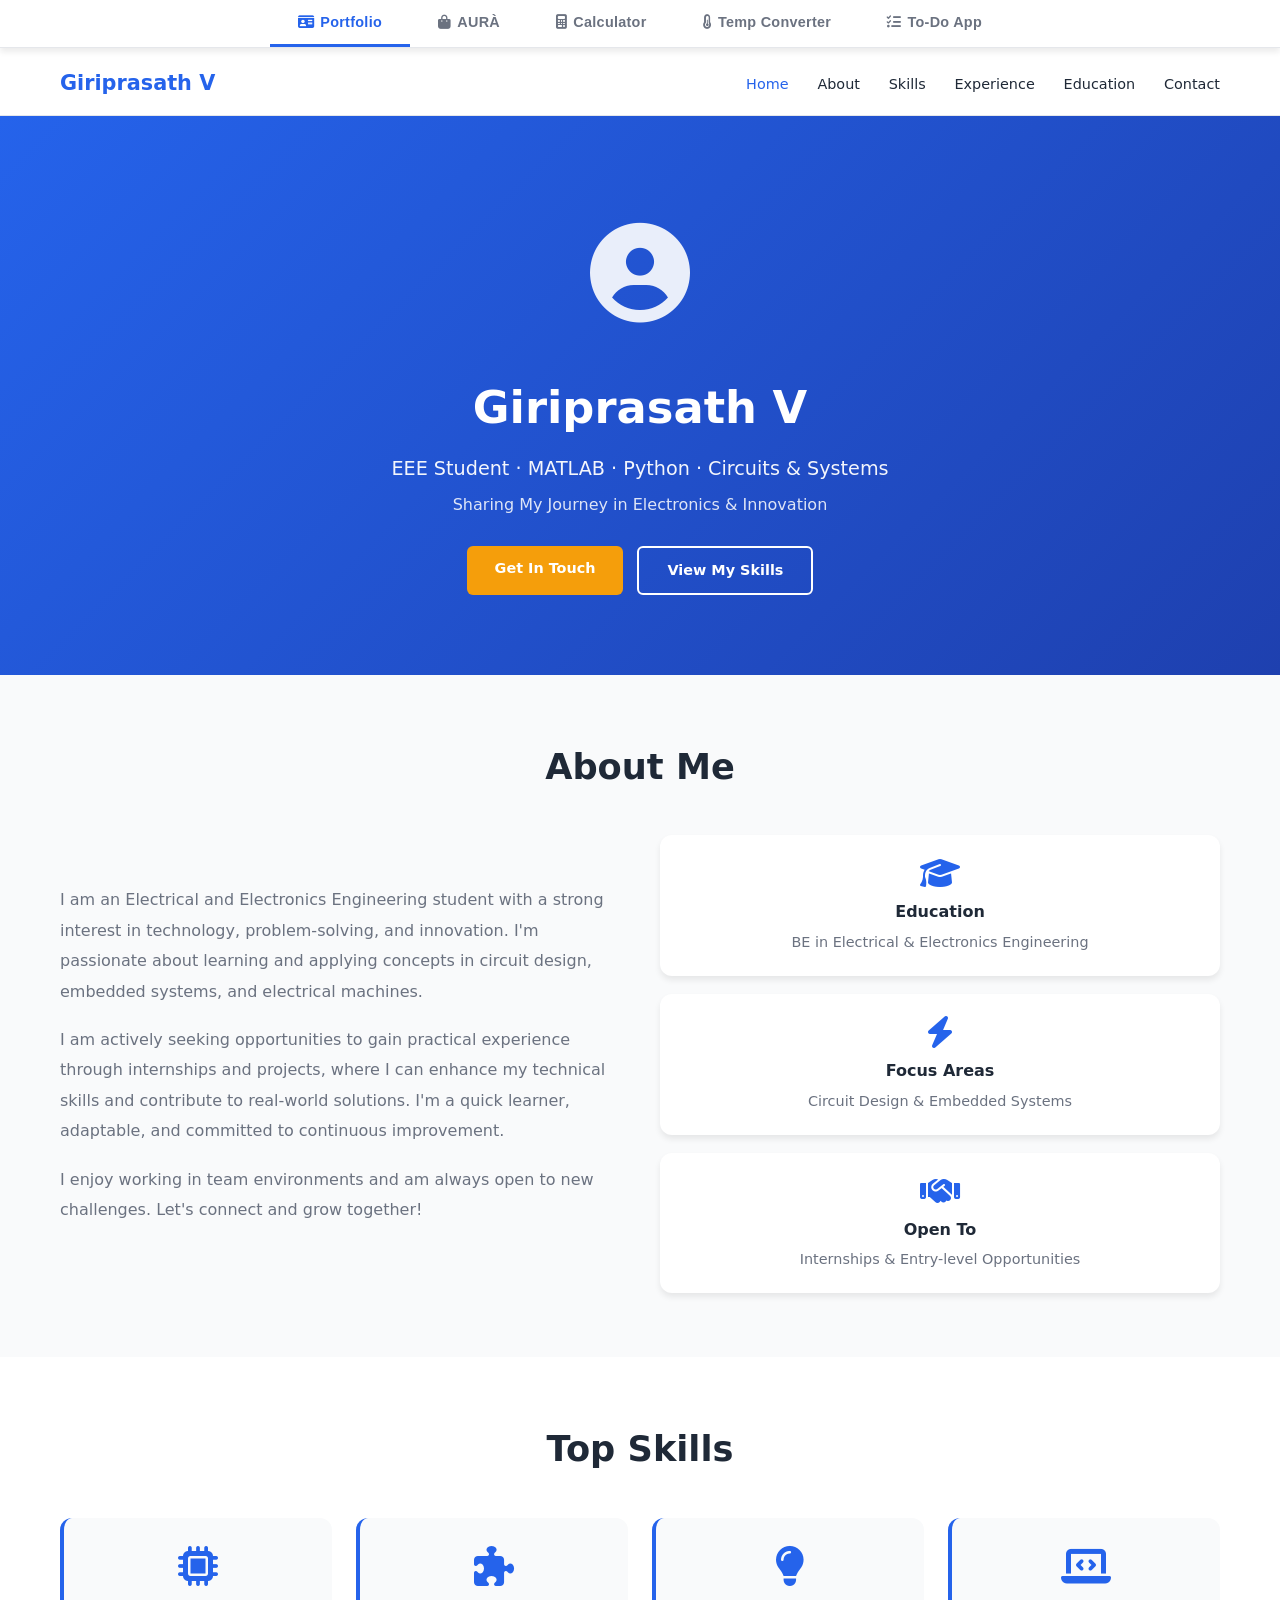
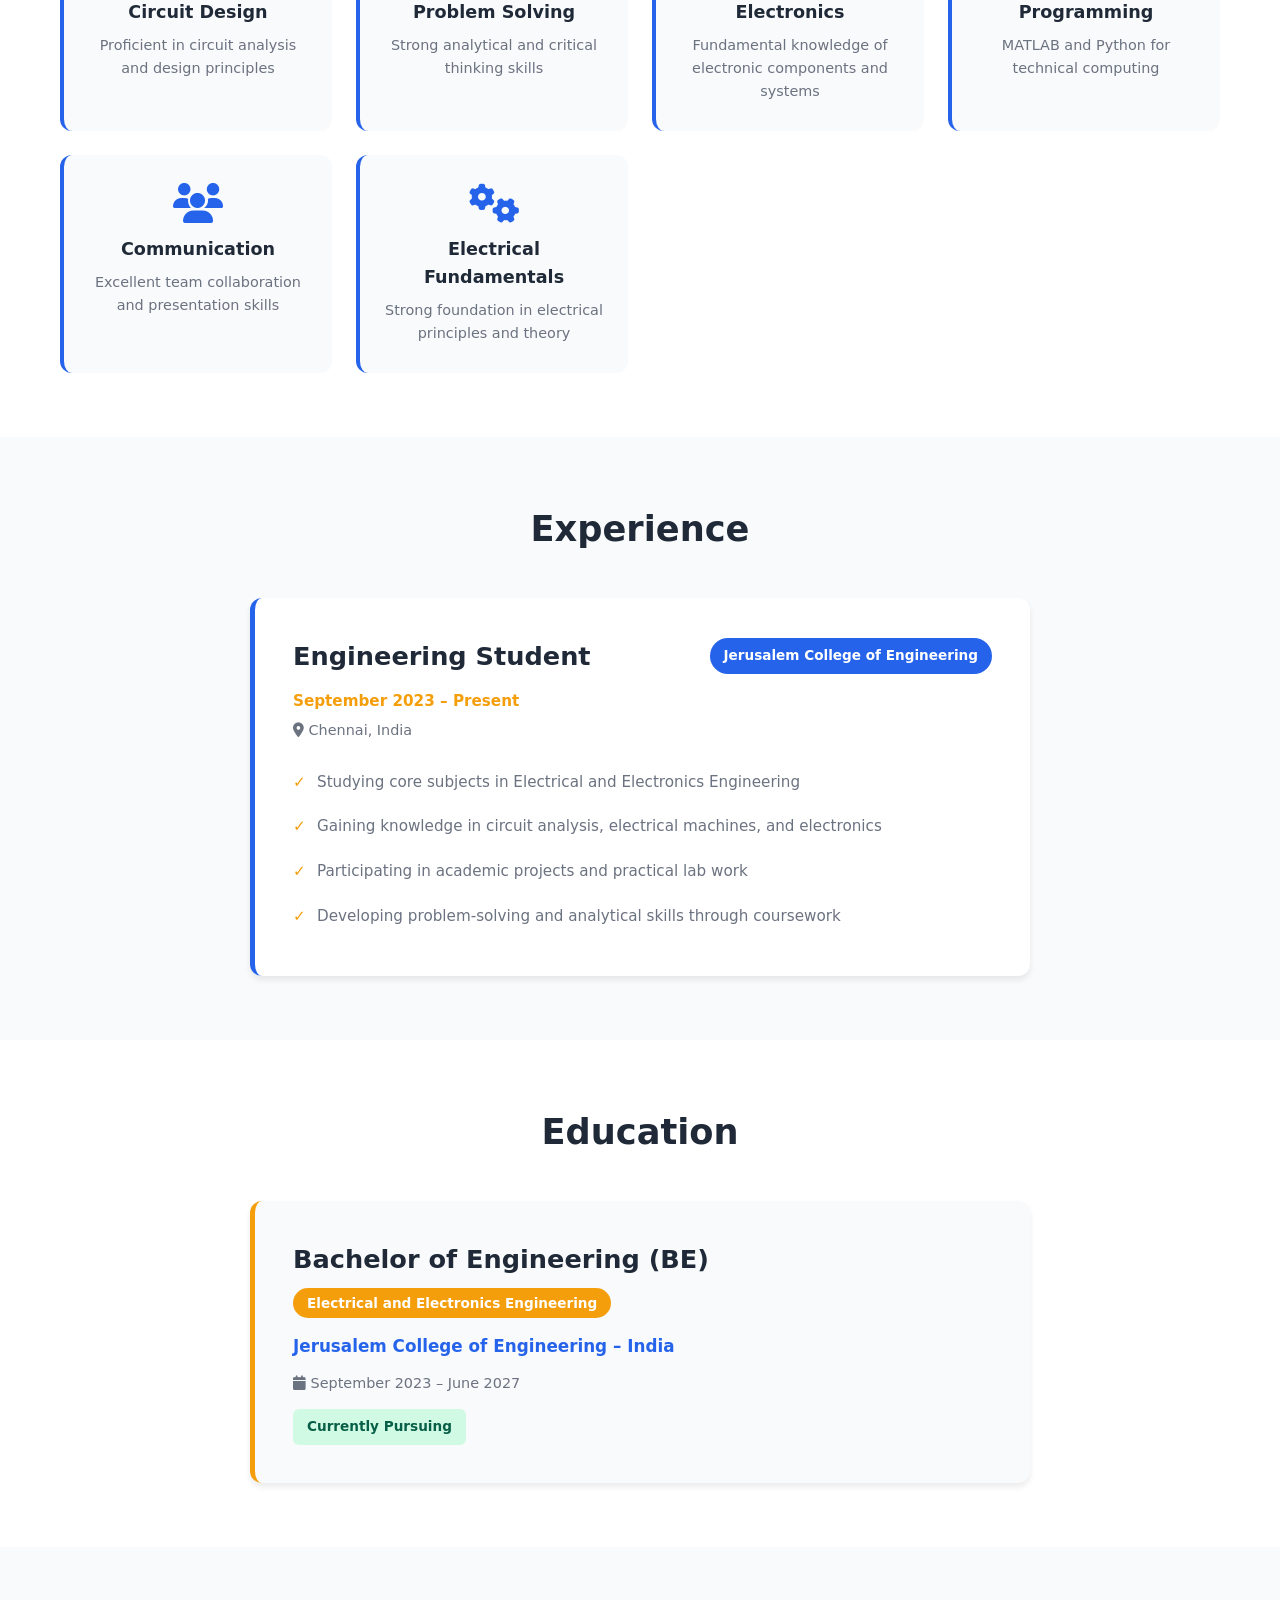
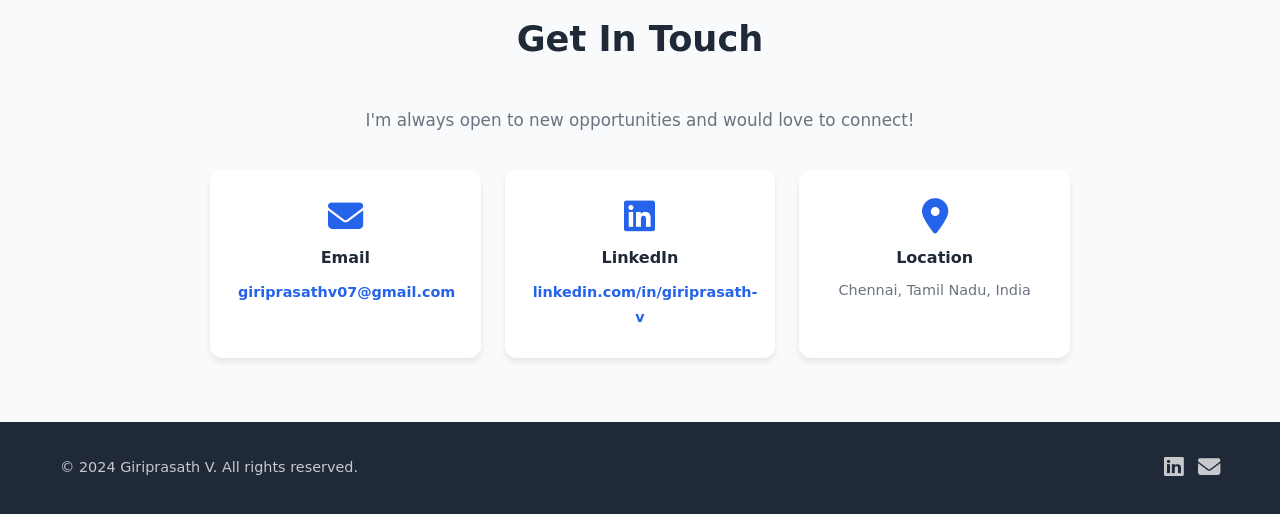
<file: index.html>
<!DOCTYPE html>
<html lang="en">
<head>
  <meta charset="UTF-8" />
  <meta name="viewport" content="width=device-width, initial-scale=1.0" />
  <title>Giriprasath V</title>
  <link rel="stylesheet" href="https://cdnjs.cloudflare.com/ajax/libs/font-awesome/6.5.0/css/all.min.css" />
  <link rel="preconnect" href="https://fonts.googleapis.com" />
  <link rel="preconnect" href="https://fonts.gstatic.com" crossorigin />
  <link href="https://fonts.googleapis.com/css2?family=Playfair+Display:ital,wght@0,400;0,600;0,700;1,400;1,600&family=Inter:wght@300;400;500;600&display=swap" rel="stylesheet" />
  <style>
    /* ── Reset & Base ── */
    *, *::before, *::after { margin: 0; padding: 0; box-sizing: border-box; }
    :root {
      --primary: #2563eb;
      --secondary: #1e40af;
      --accent: #f59e0b;
      --text-dark: #1f2937;
      --text-light: #6b7280;
      --bg-light: #f9fafb;
      --bg-white: #ffffff;
      --border: #e5e7eb;
      --shadow: 0 4px 6px rgba(0,0,0,0.08);
      --shadow-lg: 0 20px 40px rgba(0,0,0,0.12);
      /* calculator palette */
      --calc-bg: #0b1220;
      --calc-btn: #1f2937;
      --calc-btn-accent: #334155;
      --calc-text: #e6eef8;
      --calc-muted: #94a3b8;
    }
    html { scroll-behavior: smooth; }
    body { font-family: 'Segoe UI', system-ui, sans-serif; background: var(--bg-white); color: var(--text-dark); line-height: 1.6; }

    /* ── App Shell ── */
    .app-tabs {
      position: fixed; top: 0; left: 0; right: 0; z-index: 1000;
      background: var(--bg-white);
      border-bottom: 1px solid var(--border);
      box-shadow: var(--shadow);
      display: flex;
      justify-content: center;
    }
    .tab-btn {
      padding: 14px 28px;
      font-size: 0.9rem;
      font-weight: 600;
      border: none;
      background: transparent;
      color: var(--text-light);
      cursor: pointer;
      border-bottom: 3px solid transparent;
      transition: all 0.25s ease;
      letter-spacing: 0.02em;
    }
    .tab-btn:hover { color: var(--primary); }
    .tab-btn.active { color: var(--primary); border-bottom-color: var(--primary); }

    /* ── Pages ── */
    .page { display: none; padding-top: 53px; min-height: 100vh; }
    .page.active { display: block; }

    /* ══════════════════════════════
       PORTFOLIO PAGE
    ══════════════════════════════ */
    .container { max-width: 1200px; margin: 0 auto; padding: 0 20px; }

    /* Portfolio Nav */
    .port-nav {
      background: var(--bg-white);
      border-bottom: 1px solid var(--border);
      position: sticky;
      top: 53px;
      z-index: 99;
    }
    .port-nav .container { display: flex; justify-content: space-between; align-items: center; padding: 0.9rem 20px; }
    .nav-brand { font-size: 1.3rem; font-weight: 700; color: var(--primary); }
    .nav-menu { display: flex; list-style: none; gap: 1.8rem; }
    .nav-menu a { text-decoration: none; color: var(--text-dark); font-weight: 500; font-size: 0.9rem; transition: color 0.2s; }
    .nav-menu a:hover, .nav-menu a.active { color: var(--primary); }

    /* Hero */
    .hero {
      background: linear-gradient(135deg, var(--primary) 0%, var(--secondary) 100%);
      color: white; padding: 80px 20px; text-align: center;
    }
    .hero-content { max-width: 760px; margin: 0 auto; }
    .profile-image { font-size: 100px; margin-bottom: 16px; opacity: 0.9; }
    .hero h1 { font-size: 2.8rem; margin-bottom: 10px; font-weight: 800; }
    .hero .subtitle { font-size: 1.2rem; margin-bottom: 8px; opacity: 0.95; }
    .hero .tagline { font-size: 1rem; margin-bottom: 28px; opacity: 0.85; }
    .cta-buttons { display: flex; gap: 14px; justify-content: center; flex-wrap: wrap; }
    .btn { padding: 11px 28px; border-radius: 6px; text-decoration: none; font-weight: 600; font-size: 0.9rem; transition: all 0.25s ease; display: inline-block; }
    .btn-primary { background: var(--accent); color: white; }
    .btn-primary:hover { background: #d97706; transform: translateY(-2px); }
    .btn-secondary { background: transparent; color: white; border: 2px solid white; }
    .btn-secondary:hover { background: rgba(255,255,255,0.1); transform: translateY(-2px); }

    /* Sections */
    .port-section { padding: 64px 20px; }
    .port-section.alt { background: var(--bg-light); }
    .section-title { font-size: 2.2rem; font-weight: 800; margin-bottom: 40px; text-align: center; color: var(--text-dark); }

    /* About */
    .about-content { display: grid; grid-template-columns: 1fr 1fr; gap: 40px; align-items: center; }
    .about-text p { color: var(--text-light); margin-bottom: 18px; line-height: 1.9; }
    .about-highlights { display: grid; gap: 18px; }
    .highlight-card { background: var(--bg-white); padding: 22px; border-radius: 12px; box-shadow: var(--shadow); text-align: center; transition: all 0.3s; }
    .highlight-card:hover { transform: translateY(-4px); box-shadow: var(--shadow-lg); }
    .highlight-card i { font-size: 2rem; color: var(--primary); margin-bottom: 10px; }
    .highlight-card h3 { color: var(--text-dark); margin-bottom: 6px; font-size: 1rem; }
    .highlight-card p { color: var(--text-light); font-size: 0.9rem; }

    /* Skills */
    .skills-grid { display: grid; grid-template-columns: repeat(auto-fit, minmax(220px, 1fr)); gap: 24px; }
    .skill-card { background: var(--bg-light); padding: 28px 24px; border-radius: 12px; text-align: center; transition: all 0.3s; border-left: 4px solid var(--primary); }
    .skill-card:hover { transform: translateY(-6px); box-shadow: var(--shadow-lg); background: var(--bg-white); border-left-color: var(--accent); }
    .skill-card i { font-size: 2.5rem; color: var(--primary); margin-bottom: 12px; }
    .skill-card h3 { color: var(--text-dark); margin-bottom: 8px; font-size: 1.1rem; }
    .skill-card p { color: var(--text-light); font-size: 0.9rem; }

    /* Experience / Education cards */
    .exp-card, .edu-card {
      background: var(--bg-white); padding: 38px; border-radius: 12px; box-shadow: var(--shadow);
      max-width: 780px; margin: 0 auto;
    }
    .exp-card { border-left: 5px solid var(--primary); }
    .edu-card { border-left: 5px solid var(--accent); background: var(--bg-light); }
    .exp-header { display: flex; justify-content: space-between; align-items: center; margin-bottom: 12px; flex-wrap: wrap; gap: 12px; }
    .exp-header h3 { font-size: 1.6rem; }
    .badge { padding: 7px 14px; border-radius: 20px; font-size: 0.85rem; font-weight: 600; }
    .badge-blue { background: var(--primary); color: white; }
    .badge-amber { background: var(--accent); color: white; }
    .exp-duration { color: var(--accent); font-weight: 600; margin-bottom: 6px; font-size: 0.95rem; }
    .exp-location { color: var(--text-light); margin-bottom: 18px; font-size: 0.9rem; }
    .exp-details { list-style: none; }
    .exp-details li { padding: 9px 0 9px 24px; position: relative; color: var(--text-light); line-height: 1.75; font-size: 0.95rem; }
    .exp-details li::before { content: "✓"; position: absolute; left: 0; color: var(--accent); font-weight: bold; }
    .institution { color: var(--primary); font-weight: 600; font-size: 1.05rem; margin: 18px 0 12px; }
    .edu-duration { color: var(--text-light); margin: 10px 0; font-size: 0.9rem; }
    .status-badge { background: #d1fae5; color: #065f46; padding: 7px 14px; border-radius: 6px; display: inline-block; font-weight: 600; font-size: 0.85rem; margin-top: 4px; }

    /* Contact */
    .contact-intro { text-align: center; color: var(--text-light); margin-bottom: 36px; font-size: 1.05rem; }
    .contact-grid { display: grid; grid-template-columns: repeat(auto-fit, minmax(220px, 1fr)); gap: 24px; max-width: 860px; margin: 0 auto; }
    .contact-card { background: var(--bg-white); padding: 28px; border-radius: 12px; box-shadow: var(--shadow); text-align: center; transition: all 0.3s; }
    .contact-card:hover { transform: translateY(-6px); box-shadow: var(--shadow-lg); }
    .contact-card i { font-size: 2.2rem; color: var(--primary); margin-bottom: 12px; }
    .contact-card h3 { color: var(--text-dark); margin-bottom: 8px; font-size: 1rem; }
    .contact-card a { color: var(--primary); font-size: 0.9rem; text-decoration: none; font-weight: 600; }
    .contact-card a:hover { color: var(--accent); }
    .contact-card p { color: var(--text-light); font-size: 0.9rem; }

    /* Footer */
    .port-footer { background: var(--text-dark); color: white; padding: 28px 20px; }
    .port-footer .container { display: flex; justify-content: space-between; align-items: center; flex-wrap: wrap; gap: 16px; }
    .port-footer p { font-size: 0.9rem; opacity: 0.75; }
    .social-links { display: flex; gap: 14px; }
    .social-links a { color: white; font-size: 1.4rem; transition: color 0.2s; opacity: 0.75; }
    .social-links a:hover { color: var(--accent); opacity: 1; }

    /* ══════════════════════════════
       CALCULATOR PAGE
    ══════════════════════════════ */
    #page-calc {
      background: linear-gradient(180deg, #071225 0%, #05102a 100%);
      align-items: center; justify-content: center;
    }
    #page-calc.active { display: flex; }
    .calculator {
      width: 340px;
      background: var(--calc-bg);
      border-radius: 16px;
      padding: 18px;
      box-shadow: 0 12px 40px rgba(2,6,23,0.65);
    }
    .calc-screen {
      background: linear-gradient(180deg, rgba(255,255,255,0.03), transparent);
      border-radius: 10px; padding: 16px; min-height: 80px;
      display: flex; flex-direction: column; justify-content: flex-end; align-items: flex-end;
      margin-bottom: 14px;
    }
    .calc-prev { color: var(--calc-muted); font-size: 13px; min-height: 16px; word-wrap: break-word; text-align: right; }
    .calc-curr { color: var(--calc-text); font-size: 30px; font-weight: 600; word-wrap: break-word; text-align: right; }
    .calc-keys { display: grid; grid-template-columns: repeat(4, 1fr); gap: 9px; }
    .calc-btn {
      background: var(--calc-btn); color: var(--calc-text);
      border: none; padding: 15px; font-size: 17px; border-radius: 10px;
      cursor: pointer; transition: transform .07s, box-shadow .07s;
      box-shadow: 0 4px 8px rgba(2,6,23,0.4); font-family: inherit;
    }
    .calc-btn:active { transform: translateY(1px) scale(.997); }
    .calc-op { background: linear-gradient(180deg, #ffb86b, #ff9f3b); color: #08111a; font-weight: 700; }
    .calc-eq { background: linear-gradient(180deg, #00d18b, #00b580); color: #012018; font-weight: 700; grid-column: 4; grid-row: 5; }
    .calc-zero { grid-column: 1 / 3; text-align: left; padding-left: 24px; }
    .calc-fn { background: var(--calc-btn-accent); }

    /* ══════════════════════════════
       TEMPERATURE CONVERTER PAGE
    ══════════════════════════════ */
    #page-temp {
      background: linear-gradient(180deg, #eef2ff 0%, #f7f9fc 100%);
      align-items: center; justify-content: center;
    }
    #page-temp.active { display: flex; }
    .temp-card {
      width: 100%; max-width: 500px;
      background: white; padding: 32px;
      border-radius: 16px; box-shadow: 0 6px 24px rgba(16,24,40,0.07);
      margin: 20px;
    }
    .temp-card h2 { font-size: 1.3rem; margin-bottom: 24px; color: var(--text-dark); }
    .temp-row { display: flex; gap: 12px; align-items: flex-end; margin-bottom: 16px; flex-wrap: wrap; }
    .temp-field { flex: 1; min-width: 120px; }
    .temp-label { font-size: 0.85rem; color: var(--text-light); display: block; margin-bottom: 6px; font-weight: 500; }
    .temp-input {
      width: 100%; padding: 10px 12px;
      border: 1px solid var(--border); border-radius: 8px;
      font-size: 1rem; color: var(--text-dark); outline: none;
      transition: border-color 0.2s;
    }
    .temp-input:focus { border-color: var(--primary); }
    .temp-select {
      width: 100%; padding: 10px 10px;
      border: 1px solid var(--border); border-radius: 8px;
      background: white; font-size: 0.95rem; color: var(--text-dark); outline: none;
      cursor: pointer;
    }
    .temp-convert-btn {
      background: var(--primary); color: white;
      border: none; padding: 11px 20px; border-radius: 8px;
      font-size: 0.95rem; font-weight: 600; cursor: pointer;
      white-space: nowrap; transition: background 0.2s;
      align-self: flex-end;
    }
    .temp-convert-btn:hover { background: var(--secondary); }
    .temp-result {
      background: #f8fafc; border: 1px solid #eef2ff;
      border-radius: 8px; padding: 16px; font-size: 1.1rem;
      font-weight: 600; color: var(--text-dark); margin-top: 4px;
    }
    .temp-error { color: #dc2626; font-size: 0.85rem; margin-top: 6px; }

    /* ── Responsive ── */
    @media (max-width: 680px) {
      .about-content { grid-template-columns: 1fr; }
      .hero h1 { font-size: 2rem; }
      .exp-header { flex-direction: column; align-items: flex-start; }
      .tab-btn { padding: 12px 16px; font-size: 0.82rem; }
    }
    @media (max-width: 420px) {
      .calculator { width: 300px; padding: 14px; }
      .calc-btn { padding: 12px; font-size: 15px; }
      .calc-curr { font-size: 26px; }
      .nav-menu { display: none; }
    }

    /* ══════════════════════════════
       AURÀ E-COMMERCE PAGE (scoped under #page-aura)
    ══════════════════════════════ */
 #page-aura *, #page-aura *::before, #page-aura *::after { margin: 0; padding: 0; box-sizing: border-box; } #page-aura { scroll-behavior: smooth; font-size: 16px; } #page-aura {
      --ink:      #0A0A0A;
      --paper:    #F5F0EB;
      --gold:     #C9A96E;
      --gold-lt:  #E8D5B0;
      --mid:      #2A2A2A;
      --muted:    #888888;
      --border:   #222222;
      --white:    #FFFFFF;
      --ff-disp:  'Playfair Display', Georgia, serif;
      --ff-body:  'Inter', system-ui, sans-serif;
      --ease:     cubic-bezier(0.25, 0.46, 0.45, 0.94);
    } #page-aura {
      font-family: var(--ff-body);
      background: var(--ink);
      color: var(--white);
      overflow-x: hidden;
      -webkit-font-smoothing: antialiased;
    } #page-aura .nav {
      position: fixed; top: 53px; left: 0; right: 0; z-index: 999;
      display: flex; align-items: center; justify-content: space-between;
      padding: 0 48px;
      height: 72px;
      background: rgba(10,10,10,0.85);
      backdrop-filter: blur(14px);
      -webkit-backdrop-filter: blur(14px);
      border-bottom: 1px solid rgba(255,255,255,0.06);
      transition: background 0.3s var(--ease);
    } #page-aura .nav-logo {
      font-family: var(--ff-disp);
      font-size: 1.7rem;
      font-weight: 700;
      letter-spacing: 0.12em;
      color: var(--white);
      text-decoration: none;
    } #page-aura .nav-logo span { color: var(--gold); } #page-aura .nav-links {
      display: flex; align-items: center; gap: 36px;
      list-style: none;
    } #page-aura .nav-links a {
      font-size: 0.78rem; font-weight: 500; letter-spacing: 0.1em;
      text-transform: uppercase; color: rgba(255,255,255,0.65);
      text-decoration: none; transition: color 0.2s;
      position: relative;
    } #page-aura .nav-links a::after {
      content: ''; position: absolute; bottom: -3px; left: 0; right: 0;
      height: 1px; background: var(--gold);
      transform: scaleX(0); transform-origin: left;
      transition: transform 0.25s var(--ease);
    } #page-aura .nav-links a:hover { color: var(--white); } #page-aura .nav-links a:hover::after { transform: scaleX(1); } #page-aura .nav-actions { display: flex; align-items: center; gap: 20px; } #page-aura .nav-icon {
      color: rgba(255,255,255,0.65); font-size: 1rem;
      cursor: pointer; transition: color 0.2s; position: relative;
      background: none; border: none; padding: 0;
    } #page-aura .nav-icon:hover { color: var(--white); } #page-aura .cart-badge {
      position: absolute; top: -6px; right: -6px;
      background: var(--gold); color: var(--ink);
      font-size: 0.6rem; font-weight: 700;
      width: 16px; height: 16px; border-radius: 50%;
      display: flex; align-items: center; justify-content: center;
    } #page-aura .nav-cta {
      padding: 9px 22px; font-size: 0.75rem; font-weight: 600;
      letter-spacing: 0.1em; text-transform: uppercase;
      background: var(--gold); color: var(--ink);
      border: none; border-radius: 2px; cursor: pointer;
      transition: background 0.2s, transform 0.15s;
    } #page-aura .nav-cta:hover { background: var(--gold-lt); transform: translateY(-1px); } #page-aura .hamburger { display: none; flex-direction: column; gap: 5px; cursor: pointer; background: none; border: none; padding: 4px; } #page-aura .hamburger span { display: block; width: 22px; height: 1.5px; background: var(--white); transition: all 0.3s; } #page-aura .hero {
      min-height: 100vh;
      display: grid;
      grid-template-columns: 1fr 1fr;
      padding-top: 72px;
    } #page-aura .hero-left {
      display: flex; flex-direction: column; justify-content: center;
      padding: 80px 64px 80px 48px;
      position: relative;
    } #page-aura .hero-eyebrow {
      font-size: 0.72rem; font-weight: 500; letter-spacing: 0.2em;
      text-transform: uppercase; color: var(--gold);
      margin-bottom: 24px;
      display: flex; align-items: center; gap: 12px;
    } #page-aura .hero-eyebrow::before {
      content: ''; display: inline-block;
      width: 32px; height: 1px; background: var(--gold);
    } #page-aura .hero-headline {
      font-family: var(--ff-disp);
      font-size: clamp(3rem, 5vw, 5rem);
      font-weight: 700;
      line-height: 1.06;
      letter-spacing: -0.01em;
      margin-bottom: 28px;
      color: var(--white);
    } #page-aura .hero-headline em {
      font-style: italic; color: var(--gold);
    } #page-aura .hero-sub {
      font-size: 1rem; font-weight: 300;
      color: rgba(255,255,255,0.55); line-height: 1.75;
      max-width: 420px; margin-bottom: 44px;
    } #page-aura .hero-actions { display: flex; align-items: center; gap: 20px; flex-wrap: wrap; } #page-aura .btn-primary {
      padding: 16px 36px; font-size: 0.8rem; font-weight: 600;
      letter-spacing: 0.12em; text-transform: uppercase;
      background: var(--gold); color: var(--ink);
      border: none; border-radius: 2px; cursor: pointer;
      transition: all 0.25s var(--ease); text-decoration: none; display: inline-block;
    } #page-aura .btn-primary:hover { background: var(--gold-lt); transform: translateY(-2px); box-shadow: 0 12px 32px rgba(201,169,110,0.3); } #page-aura .btn-ghost {
      padding: 15px 36px; font-size: 0.8rem; font-weight: 600;
      letter-spacing: 0.12em; text-transform: uppercase;
      background: transparent; color: var(--white);
      border: 1px solid rgba(255,255,255,0.25); border-radius: 2px;
      cursor: pointer; transition: all 0.25s var(--ease); text-decoration: none; display: inline-block;
    } #page-aura .btn-ghost:hover { border-color: var(--gold); color: var(--gold); } #page-aura .hero-stats {
      display: flex; gap: 40px; margin-top: 56px;
      padding-top: 40px; border-top: 1px solid rgba(255,255,255,0.08);
    } #page-aura .stat-num {
      font-family: var(--ff-disp); font-size: 2rem; font-weight: 600; color: var(--white);
    } #page-aura .stat-label {
      font-size: 0.72rem; letter-spacing: 0.1em; text-transform: uppercase;
      color: var(--muted); margin-top: 2px;
    } #page-aura .hero-right {
      position: relative; overflow: hidden;
      background: var(--mid);
    } #page-aura .hero-img-wrap {
      position: absolute; inset: 0;
    } #page-aura .hero-visual {
      width: 100%; height: 100%;
      background: linear-gradient(160deg, #1a1208 0%, #2a1f0e 40%, #0f0d08 100%);
      display: flex; align-items: center; justify-content: center;
      position: relative; overflow: hidden;
    } #page-aura .hero-visual::before {
      content: '';
      position: absolute; inset: 0;
      background: radial-gradient(ellipse at 60% 40%, rgba(201,169,110,0.12) 0%, transparent 60%);
    } #page-aura .product-showcase {
      position: relative; z-index: 2;
      display: flex; flex-direction: column; align-items: center; gap: 0;
    } #page-aura .showcase-label {
      font-size: 0.65rem; letter-spacing: 0.25em; text-transform: uppercase;
      color: var(--gold); margin-bottom: 20px; opacity: 0.8;
    } #page-aura .showcase-product {
      width: 260px; height: 340px;
      background: linear-gradient(145deg, #f5f0eb 0%, #e8ddd0 50%, #d4c4aa 100%);
      border-radius: 4px;
      position: relative; overflow: hidden;
      box-shadow: 0 40px 80px rgba(0,0,0,0.6), 0 0 0 1px rgba(201,169,110,0.2);
    } #page-aura .showcase-product::before {
      content: '';
      position: absolute; top: 50%; left: 50%;
      transform: translate(-50%, -52%);
      width: 130px; height: 110px;
      background: linear-gradient(160deg, #8b6914 0%, #c9a96e 40%, #a07820 100%);
      clip-path: polygon(18% 0%, 82% 0%, 95% 8%, 100% 100%, 0% 100%, 5% 8%);
      box-shadow: inset 0 -8px 16px rgba(0,0,0,0.2);
    } #page-aura .showcase-product::after {
      content: '';
      position: absolute; top: calc(50% - 52% + -18px); left: 50%;
      transform: translateX(-50%);
      width: 60px; height: 24px;
      border: 3px solid #8b6914;
      border-bottom: none;
      border-radius: 30px 30px 0 0;
    } #page-aura .showcase-tag {
      position: absolute; bottom: 20px; left: 50%;
      transform: translateX(-50%);
      background: rgba(10,10,10,0.8);
      padding: 8px 16px; border-radius: 2px;
      text-align: center; white-space: nowrap;
    } #page-aura .showcase-tag-name { font-size: 0.7rem; letter-spacing: 0.15em; color: var(--paper); text-transform: uppercase; } #page-aura .showcase-tag-price { font-size: 0.9rem; font-weight: 600; color: var(--gold); margin-top: 2px; } #page-aura .hero-badge {
      position: absolute; bottom: 40px; right: 40px;
      width: 80px; height: 80px;
      border: 1px solid var(--gold);
      border-radius: 50%;
      display: flex; flex-direction: column; align-items: center; justify-content: center;
      font-size: 0.55rem; letter-spacing: 0.12em; text-transform: uppercase;
      color: var(--gold); text-align: center; line-height: 1.4;
      animation: spin 18s linear infinite;
    }
    @keyframes spin { to { transform: rotate(360deg); } } #page-aura .ticker {
      background: var(--gold);
      overflow: hidden; padding: 13px 0;
      position: relative;
    } #page-aura .ticker-track {
      display: flex; gap: 0;
      white-space: nowrap;
      animation: ticker 25s linear infinite;
    } #page-aura .ticker-item {
      display: inline-flex; align-items: center; gap: 16px;
      font-size: 0.72rem; font-weight: 600; letter-spacing: 0.12em;
      text-transform: uppercase; color: var(--ink);
      padding: 0 32px; flex-shrink: 0;
    } #page-aura .ticker-dot { width: 4px; height: 4px; background: var(--ink); border-radius: 50%; opacity: 0.4; }
    @keyframes ticker { from { transform: translateX(0); } to { transform: translateX(-50%); } } #page-aura section { padding: 100px 48px; } #page-aura .section-head { text-align: center; margin-bottom: 64px; } #page-aura .section-eyebrow {
      font-size: 0.7rem; font-weight: 500; letter-spacing: 0.2em;
      text-transform: uppercase; color: var(--gold);
      margin-bottom: 14px; display: block;
    } #page-aura .section-title {
      font-family: var(--ff-disp); font-size: clamp(2rem, 3.5vw, 3rem);
      font-weight: 600; color: var(--white); line-height: 1.15;
    } #page-aura .section-title em { font-style: italic; color: var(--gold); } #page-aura #products { background: var(--ink); } #page-aura .products-grid {
      display: grid;
      grid-template-columns: repeat(auto-fill, minmax(260px, 1fr));
      gap: 24px;
      max-width: 1200px; margin: 0 auto;
    } #page-aura .product-card {
      background: var(--mid);
      border: 1px solid rgba(255,255,255,0.05);
      border-radius: 3px;
      overflow: hidden;
      cursor: pointer;
      transition: transform 0.3s var(--ease), box-shadow 0.3s var(--ease), border-color 0.3s;
      position: relative;
    } #page-aura .product-card:hover { transform: translateY(-6px); box-shadow: 0 24px 48px rgba(0,0,0,0.5); border-color: rgba(201,169,110,0.25); } #page-aura .product-card:hover .product-overlay { opacity: 1; } #page-aura .product-img {
      width: 100%; aspect-ratio: 3/4;
      display: flex; align-items: center; justify-content: center;
      position: relative; overflow: hidden;
    } #page-aura .product-img-1 { background: linear-gradient(145deg, #1c1208, #2e1f0a); } #page-aura .product-img-2 { background: linear-gradient(145deg, #080c1a, #0f1624); } #page-aura .product-img-3 { background: linear-gradient(145deg, #0d1508, #182408); } #page-aura .product-img-4 { background: linear-gradient(145deg, #1a0808, #2a0e0e); } #page-aura .product-img-5 { background: linear-gradient(145deg, #100f14, #1a1824); } #page-aura .product-img-6 { background: linear-gradient(145deg, #0e0d08, #1c1a0a); } #page-aura .prod-icon { font-size: 4rem; opacity: 0.6; color: var(--gold-lt); } #page-aura .product-badge {
      position: absolute; top: 14px; left: 14px;
      font-size: 0.62rem; font-weight: 700; letter-spacing: 0.1em; text-transform: uppercase;
      padding: 4px 10px; border-radius: 2px;
    } #page-aura .badge-new { background: var(--gold); color: var(--ink); } #page-aura .badge-sale { background: #c0392b; color: #fff; } #page-aura .badge-hot { background: #e67e22; color: #fff; } #page-aura .product-overlay {
      position: absolute; inset: 0;
      background: rgba(10,10,10,0.7);
      display: flex; align-items: center; justify-content: center;
      opacity: 0; transition: opacity 0.3s var(--ease);
    } #page-aura .overlay-btn {
      padding: 12px 28px; font-size: 0.75rem; font-weight: 600;
      letter-spacing: 0.12em; text-transform: uppercase;
      background: var(--gold); color: var(--ink);
      border: none; border-radius: 2px; cursor: pointer;
      transition: background 0.2s;
    } #page-aura .overlay-btn:hover { background: var(--gold-lt); } #page-aura .product-info { padding: 18px 20px 20px; } #page-aura .product-cat {
      font-size: 0.65rem; letter-spacing: 0.15em; text-transform: uppercase;
      color: var(--muted); margin-bottom: 6px;
    } #page-aura .product-name {
      font-family: var(--ff-disp); font-size: 1.05rem; font-weight: 600;
      color: var(--white); margin-bottom: 10px; line-height: 1.3;
    } #page-aura .product-foot { display: flex; align-items: center; justify-content: space-between; } #page-aura .product-price { font-size: 1rem; font-weight: 600; color: var(--gold); } #page-aura .product-price-old { font-size: 0.82rem; color: var(--muted); text-decoration: line-through; margin-left: 8px; } #page-aura .product-stars { color: var(--gold); font-size: 0.7rem; letter-spacing: 2px; } #page-aura .wishlist-btn {
      background: none; border: none; color: var(--muted);
      font-size: 1rem; cursor: pointer; transition: color 0.2s;
      padding: 4px;
    } #page-aura .wishlist-btn:hover { color: #e74c3c; } #page-aura #categories { background: #0d0d0d; border-top: 1px solid rgba(255,255,255,0.04); border-bottom: 1px solid rgba(255,255,255,0.04); } #page-aura .categories-grid {
      display: grid;
      grid-template-columns: repeat(4, 1fr);
      gap: 16px;
      max-width: 1200px; margin: 0 auto;
    } #page-aura .cat-card {
      position: relative; overflow: hidden;
      border-radius: 3px; cursor: pointer;
      aspect-ratio: 3/4;
      border: 1px solid rgba(255,255,255,0.06);
      transition: border-color 0.3s;
    } #page-aura .cat-card:hover { border-color: rgba(201,169,110,0.3); } #page-aura .cat-card:hover .cat-bg { transform: scale(1.05); } #page-aura .cat-card:hover .cat-arrow { transform: translateX(4px); } #page-aura .cat-bg {
      position: absolute; inset: 0;
      transition: transform 0.5s var(--ease);
    } #page-aura .cat-bg-1 { background: linear-gradient(160deg, #1a1310, #0d0905); } #page-aura .cat-bg-2 { background: linear-gradient(160deg, #0d1018, #080a10); } #page-aura .cat-bg-3 { background: linear-gradient(160deg, #10100d, #0a0a08); } #page-aura .cat-bg-4 { background: linear-gradient(160deg, #140e10, #0d080a); } #page-aura .cat-glow {
      position: absolute; inset: 0;
      background: radial-gradient(ellipse at 50% 30%, rgba(201,169,110,0.1) 0%, transparent 65%);
    } #page-aura .cat-icon {
      position: absolute; top: 50%; left: 50%;
      transform: translate(-50%, -55%);
      font-size: 3.5rem; color: rgba(201,169,110,0.35);
    } #page-aura .cat-content {
      position: absolute; bottom: 0; left: 0; right: 0;
      padding: 24px 20px;
      background: linear-gradient(to top, rgba(0,0,0,0.85) 0%, transparent 100%);
    } #page-aura .cat-name {
      font-family: var(--ff-disp); font-size: 1.25rem; font-weight: 600;
      color: var(--white); margin-bottom: 4px;
    } #page-aura .cat-count { font-size: 0.7rem; letter-spacing: 0.1em; color: var(--muted); text-transform: uppercase; } #page-aura .cat-arrow {
      display: inline-block; margin-top: 10px;
      color: var(--gold); font-size: 0.8rem;
      transition: transform 0.25s var(--ease);
    } #page-aura .promo-banner {
      background: linear-gradient(100deg, #1a1208 0%, #0a0a0a 50%, #12100a 100%);
      padding: 80px 48px;
      display: flex; align-items: center; justify-content: space-between;
      gap: 40px; flex-wrap: wrap;
      border-top: 1px solid rgba(201,169,110,0.15);
      border-bottom: 1px solid rgba(201,169,110,0.15);
      position: relative; overflow: hidden;
    } #page-aura .promo-banner::before {
      content: '';
      position: absolute; top: -80px; right: -80px;
      width: 400px; height: 400px;
      background: radial-gradient(circle, rgba(201,169,110,0.07) 0%, transparent 70%);
      pointer-events: none;
    } #page-aura .promo-left { max-width: 560px; } #page-aura .promo-eyebrow {
      font-size: 0.7rem; font-weight: 500; letter-spacing: 0.2em;
      text-transform: uppercase; color: var(--gold); margin-bottom: 14px;
      display: flex; align-items: center; gap: 10px;
    } #page-aura .promo-eyebrow::before { content: ''; width: 28px; height: 1px; background: var(--gold); display: inline-block; } #page-aura .promo-title {
      font-family: var(--ff-disp); font-size: clamp(2.2rem, 4vw, 3.5rem);
      font-weight: 700; line-height: 1.1; color: var(--white); margin-bottom: 16px;
    } #page-aura .promo-title em { font-style: italic; color: var(--gold); } #page-aura .promo-sub { font-size: 0.95rem; color: rgba(255,255,255,0.5); line-height: 1.7; } #page-aura .promo-right { display: flex; flex-direction: column; align-items: flex-end; gap: 16px; } #page-aura .promo-discount {
      font-family: var(--ff-disp); font-size: 5rem; font-weight: 700;
      color: var(--gold); line-height: 1; letter-spacing: -0.02em;
    } #page-aura .promo-discount sup { font-size: 2rem; vertical-align: top; margin-top: 12px; } #page-aura .promo-code {
      font-size: 0.7rem; letter-spacing: 0.2em; text-transform: uppercase;
      color: var(--muted); background: rgba(255,255,255,0.05);
      padding: 6px 14px; border: 1px dashed rgba(201,169,110,0.3); border-radius: 2px;
    } #page-aura .promo-code span { color: var(--gold); font-weight: 600; } #page-aura #features { background: var(--ink); } #page-aura .features-grid {
      display: grid; grid-template-columns: repeat(4, 1fr);
      gap: 1px; background: rgba(255,255,255,0.05);
      max-width: 1200px; margin: 0 auto;
      border: 1px solid rgba(255,255,255,0.05);
    } #page-aura .feature-item {
      background: var(--ink);
      padding: 40px 32px; text-align: center;
      transition: background 0.3s;
    } #page-aura .feature-item:hover { background: var(--mid); } #page-aura .feature-icon {
      font-size: 1.8rem; color: var(--gold);
      margin-bottom: 16px; display: block;
    } #page-aura .feature-title {
      font-size: 0.9rem; font-weight: 600; letter-spacing: 0.05em;
      color: var(--white); margin-bottom: 8px; text-transform: uppercase;
    } #page-aura .feature-desc { font-size: 0.82rem; color: var(--muted); line-height: 1.65; } #page-aura #auth {
      background: linear-gradient(135deg, #0d0d0d 0%, #111008 100%);
      display: flex; align-items: center; justify-content: center;
      padding: 100px 48px;
    } #page-aura .auth-container {
      display: grid; grid-template-columns: 1fr 1fr;
      max-width: 960px; width: 100%;
      border: 1px solid rgba(255,255,255,0.06);
      border-radius: 4px; overflow: hidden;
    } #page-aura .auth-left {
      background: linear-gradient(145deg, #1a1208, #120e06);
      padding: 60px 48px;
      display: flex; flex-direction: column; justify-content: center;
      position: relative; overflow: hidden;
    } #page-aura .auth-left::before {
      content: '';
      position: absolute; top: -40%; right: -40%;
      width: 300px; height: 300px;
      background: radial-gradient(circle, rgba(201,169,110,0.12) 0%, transparent 65%);
    } #page-aura .auth-left-tag {
      font-size: 0.65rem; letter-spacing: 0.2em; text-transform: uppercase;
      color: var(--gold); margin-bottom: 20px;
    } #page-aura .auth-left h2 {
      font-family: var(--ff-disp); font-size: 2.4rem; font-weight: 700;
      line-height: 1.15; color: var(--white); margin-bottom: 20px;
    } #page-aura .auth-left h2 em { font-style: italic; color: var(--gold); } #page-aura .auth-left p { font-size: 0.88rem; color: rgba(255,255,255,0.45); line-height: 1.75; margin-bottom: 32px; } #page-aura .auth-perks { list-style: none; display: flex; flex-direction: column; gap: 12px; } #page-aura .auth-perks li {
      display: flex; align-items: center; gap: 12px;
      font-size: 0.82rem; color: rgba(255,255,255,0.6);
    } #page-aura .auth-perks li i { color: var(--gold); font-size: 0.7rem; } #page-aura .auth-right { background: var(--mid); padding: 60px 48px; } #page-aura .auth-tabs {
      display: flex; gap: 0; margin-bottom: 36px;
      border-bottom: 1px solid rgba(255,255,255,0.1);
    } #page-aura .auth-tab {
      padding: 0 0 14px; margin-right: 28px;
      font-size: 0.82rem; font-weight: 600; letter-spacing: 0.08em;
      text-transform: uppercase; color: var(--muted);
      background: none; border: none; cursor: pointer;
      border-bottom: 2px solid transparent; transition: all 0.2s;
      transform: translateY(1px);
    } #page-aura .auth-tab.active { color: var(--white); border-bottom-color: var(--gold); } #page-aura .auth-form { display: flex; flex-direction: column; gap: 16px; } #page-aura .auth-form.hidden { display: none; } #page-aura .form-group { display: flex; flex-direction: column; gap: 7px; } #page-aura .form-label { font-size: 0.72rem; font-weight: 500; letter-spacing: 0.1em; text-transform: uppercase; color: rgba(255,255,255,0.45); } #page-aura .form-input {
      padding: 13px 16px; background: rgba(255,255,255,0.05);
      border: 1px solid rgba(255,255,255,0.1); border-radius: 2px;
      font-size: 0.9rem; color: var(--white); outline: none;
      transition: border-color 0.2s; font-family: var(--ff-body);
    } #page-aura .form-input::placeholder { color: rgba(255,255,255,0.2); } #page-aura .form-input:focus { border-color: var(--gold); background: rgba(201,169,110,0.04); } #page-aura .form-row { display: grid; grid-template-columns: 1fr 1fr; gap: 16px; } #page-aura .form-submit {
      padding: 14px; margin-top: 6px;
      background: var(--gold); color: var(--ink);
      font-size: 0.8rem; font-weight: 700; letter-spacing: 0.12em;
      text-transform: uppercase; border: none; border-radius: 2px;
      cursor: pointer; transition: all 0.25s var(--ease);
    } #page-aura .form-submit:hover { background: var(--gold-lt); transform: translateY(-1px); } #page-aura .form-divider {
      display: flex; align-items: center; gap: 14px;
      color: rgba(255,255,255,0.2); font-size: 0.75rem;
      margin: 4px 0;
    } #page-aura .form-divider::before, #page-aura .form-divider::after {
      content: ''; flex: 1; height: 1px; background: rgba(255,255,255,0.08);
    } #page-aura .social-btns { display: grid; grid-template-columns: 1fr 1fr; gap: 10px; } #page-aura .social-btn {
      padding: 11px; display: flex; align-items: center; justify-content: center; gap: 8px;
      background: rgba(255,255,255,0.05); border: 1px solid rgba(255,255,255,0.08);
      border-radius: 2px; color: rgba(255,255,255,0.7); font-size: 0.78rem;
      font-weight: 500; cursor: pointer; transition: all 0.2s; font-family: var(--ff-body);
    } #page-aura .social-btn:hover { background: rgba(255,255,255,0.09); color: var(--white); } #page-aura .form-note { font-size: 0.72rem; color: rgba(255,255,255,0.3); text-align: center; line-height: 1.6; } #page-aura .form-note a { color: var(--gold); text-decoration: none; } #page-aura .newsletter {
      background: var(--gold);
      padding: 64px 48px;
      display: flex; align-items: center; justify-content: space-between;
      gap: 32px; flex-wrap: wrap;
    } #page-aura .newsletter-copy h3 {
      font-family: var(--ff-disp); font-size: 1.9rem; font-weight: 700;
      color: var(--ink); margin-bottom: 6px;
    } #page-aura .newsletter-copy p { font-size: 0.88rem; color: rgba(10,10,10,0.6); } #page-aura .newsletter-form { display: flex; gap: 0; flex: 1; max-width: 440px; } #page-aura .nl-input {
      flex: 1; padding: 14px 20px;
      background: rgba(10,10,10,0.12); border: 1px solid rgba(10,10,10,0.2);
      border-right: none; border-radius: 2px 0 0 2px;
      font-size: 0.9rem; color: var(--ink); outline: none;
      font-family: var(--ff-body);
    } #page-aura .nl-input::placeholder { color: rgba(10,10,10,0.4); } #page-aura .nl-btn {
      padding: 14px 24px; background: var(--ink); color: var(--gold);
      font-size: 0.75rem; font-weight: 700; letter-spacing: 0.12em; text-transform: uppercase;
      border: none; border-radius: 0 2px 2px 0; cursor: pointer;
      transition: background 0.2s; white-space: nowrap;
    } #page-aura .nl-btn:hover { background: var(--mid); } #page-aura footer {
      background: #060606;
      padding: 72px 48px 32px;
      border-top: 1px solid rgba(255,255,255,0.05);
    } #page-aura .footer-grid {
      display: grid; grid-template-columns: 2fr 1fr 1fr 1fr;
      gap: 48px; max-width: 1200px; margin: 0 auto 56px;
    } #page-aura .footer-brand-name {
      font-family: var(--ff-disp); font-size: 1.8rem; font-weight: 700;
      letter-spacing: 0.12em; color: var(--white); margin-bottom: 16px;
    } #page-aura .footer-brand-name span { color: var(--gold); } #page-aura .footer-brand-desc { font-size: 0.85rem; color: var(--muted); line-height: 1.75; max-width: 280px; margin-bottom: 28px; } #page-aura .footer-socials { display: flex; gap: 12px; } #page-aura .footer-social {
      width: 36px; height: 36px;
      border: 1px solid rgba(255,255,255,0.1); border-radius: 2px;
      display: flex; align-items: center; justify-content: center;
      color: var(--muted); font-size: 0.85rem;
      cursor: pointer; transition: all 0.2s;
    } #page-aura .footer-social:hover { border-color: var(--gold); color: var(--gold); } #page-aura .footer-col h4 {
      font-size: 0.72rem; font-weight: 600; letter-spacing: 0.18em;
      text-transform: uppercase; color: var(--white); margin-bottom: 20px;
    } #page-aura .footer-links { list-style: none; display: flex; flex-direction: column; gap: 10px; } #page-aura .footer-links a {
      font-size: 0.85rem; color: var(--muted); text-decoration: none;
      transition: color 0.2s;
    } #page-aura .footer-links a:hover { color: var(--gold); } #page-aura .footer-bottom {
      max-width: 1200px; margin: 0 auto;
      padding-top: 24px; border-top: 1px solid rgba(255,255,255,0.05);
      display: flex; align-items: center; justify-content: space-between; flex-wrap: wrap; gap: 12px;
    } #page-aura .footer-bottom p { font-size: 0.78rem; color: rgba(255,255,255,0.25); } #page-aura .footer-bottom a { color: var(--gold); text-decoration: none; } #page-aura .payment-icons { display: flex; gap: 8px; align-items: center; } #page-aura .payment-icon {
      background: rgba(255,255,255,0.06); padding: 4px 10px;
      border-radius: 3px; font-size: 0.65rem; letter-spacing: 0.08em;
      color: rgba(255,255,255,0.4); font-weight: 600; text-transform: uppercase;
    } #page-aura .mobile-menu {
      position: fixed; inset: 0; z-index: 1500;
      background: var(--ink);
      display: flex; flex-direction: column; align-items: center; justify-content: center;
      gap: 32px;
      opacity: 0; pointer-events: none;
      transition: opacity 0.3s var(--ease);
    } #page-aura .mobile-menu.open { opacity: 1; pointer-events: all; } #page-aura .mobile-menu a {
      font-family: var(--ff-disp); font-size: 2rem; font-weight: 600;
      color: var(--white); text-decoration: none; transition: color 0.2s;
    } #page-aura .mobile-menu a:hover { color: var(--gold); } #page-aura .mobile-close {
      position: absolute; top: 24px; right: 24px;
      font-size: 1.5rem; color: var(--white);
      background: none; border: none; cursor: pointer;
    } #page-aura .toast {
      position: fixed; bottom: 28px; right: 28px; z-index: 2000;
      background: var(--gold); color: var(--ink);
      padding: 13px 22px; border-radius: 3px;
      font-size: 0.82rem; font-weight: 600;
      display: flex; align-items: center; gap: 10px;
      transform: translateY(80px); opacity: 0;
      transition: all 0.35s var(--ease);
      pointer-events: none; box-shadow: 0 8px 24px rgba(0,0,0,0.4);
    } #page-aura .toast.show { transform: translateY(0); opacity: 1; }

    /* ══════════════════════════════
       RESPONSIVE
    ══════════════════════════════ */
    @media (max-width: 1024px) { #page-aura .categories-grid { grid-template-columns: repeat(2, 1fr); } #page-aura .features-grid { grid-template-columns: repeat(2, 1fr); } #page-aura .footer-grid { grid-template-columns: 1fr 1fr; gap: 36px; }
    }

    @media (max-width: 820px) { #page-aura .nav { padding: 0 24px; } #page-aura .nav-links, #page-aura .nav-cta { display: none; } #page-aura .hamburger { display: flex; } #page-aura .nav-actions .nav-icon:not(.cart-wrap) { display: none; } #page-aura .hero { grid-template-columns: 1fr; min-height: auto; } #page-aura .hero-left { padding: 60px 24px; text-align: center; align-items: center; } #page-aura .hero-eyebrow { justify-content: center; } #page-aura .hero-sub { max-width: 100%; } #page-aura .hero-right { min-height: 320px; } #page-aura .hero-stats { justify-content: center; } #page-aura section { padding: 72px 24px; } #page-aura .promo-banner { padding: 60px 24px; text-align: center; justify-content: center; } #page-aura .promo-right { align-items: center; } #page-aura .auth-container { grid-template-columns: 1fr; } #page-aura .auth-left { padding: 40px 32px; } #page-aura .auth-right { padding: 40px 32px; } #page-aura .newsletter { flex-direction: column; align-items: flex-start; padding: 48px 24px; } #page-aura .newsletter-form { max-width: 100%; width: 100%; } #page-aura .footer-grid { grid-template-columns: 1fr; gap: 32px; } #page-aura footer { padding: 56px 24px 28px; } #page-aura .form-row { grid-template-columns: 1fr; }
    }

    @media (max-width: 540px) { #page-aura .categories-grid { grid-template-columns: 1fr 1fr; } #page-aura .hero-stats { flex-wrap: wrap; gap: 24px; } #page-aura .social-btns { grid-template-columns: 1fr; }
    }

    @media (prefers-reduced-motion: reduce) { #page-aura *, #page-aura *::before, #page-aura *::after { animation-duration: 0.01ms !important; transition-duration: 0.01ms !important; }
    }
  
  </style>
</head>
<body>

<!-- App Tab Bar -->
<div class="app-tabs" role="tablist">
  <button class="tab-btn active" data-tab="portfolio" role="tab">
    <i class="fas fa-id-card" style="margin-right:6px"></i>Portfolio
  </button>
  <button class="tab-btn" data-tab="aura" role="tab"><i class="fas fa-bag-shopping" style="margin-right:6px"></i>AURÀ</button>
  <button class="tab-btn" data-tab="calc" role="tab">
    <i class="fas fa-calculator" style="margin-right:6px"></i>Calculator
  </button>
  <button class="tab-btn" data-tab="temp" role="tab">
    <i class="fas fa-thermometer-half" style="margin-right:6px"></i>Temp Converter
  </button>
  <button class="tab-btn" data-tab="tasks" role="tab">
    <i class="fas fa-list-check" style="margin-right:6px"></i>To-Do App
  </button>
</div>

<!-- ══ PAGE: PORTFOLIO ══ -->
<div id="page-portfolio" class="page active">

  <nav class="port-nav">
    <div class="container">
      <div class="nav-brand">Giriprasath V</div>
      <ul class="nav-menu" id="portNav">
        <li><a href="#home">Home</a></li>
        <li><a href="#about">About</a></li>
        <li><a href="#skills">Skills</a></li>
        <li><a href="#experience">Experience</a></li>
        <li><a href="#education">Education</a></li>
        <li><a href="#contact">Contact</a></li>
      </ul>
    </div>
  </nav>

  <section id="home" class="hero">
    <div class="hero-content">
      <div class="profile-image"><i class="fas fa-user-circle"></i></div>
      <h1>Giriprasath V</h1>
      <p class="subtitle">EEE Student · MATLAB · Python · Circuits & Systems</p>
      <p class="tagline">Sharing My Journey in Electronics & Innovation</p>
      <div class="cta-buttons">
        <a href="#contact" class="btn btn-primary">Get In Touch</a>
        <a href="#skills" class="btn btn-secondary">View My Skills</a>
      </div>
    </div>
  </section>

  <section id="about" class="port-section alt">
    <div class="container">
      <h2 class="section-title">About Me</h2>
      <div class="about-content">
        <div class="about-text">
          <p>I am an Electrical and Electronics Engineering student with a strong interest in technology, problem-solving, and innovation. I'm passionate about learning and applying concepts in circuit design, embedded systems, and electrical machines.</p>
          <p>I am actively seeking opportunities to gain practical experience through internships and projects, where I can enhance my technical skills and contribute to real-world solutions. I'm a quick learner, adaptable, and committed to continuous improvement.</p>
          <p>I enjoy working in team environments and am always open to new challenges. Let's connect and grow together!</p>
        </div>
        <div class="about-highlights">
          <div class="highlight-card"><i class="fas fa-graduation-cap"></i><h3>Education</h3><p>BE in Electrical & Electronics Engineering</p></div>
          <div class="highlight-card"><i class="fas fa-bolt"></i><h3>Focus Areas</h3><p>Circuit Design & Embedded Systems</p></div>
          <div class="highlight-card"><i class="fas fa-handshake"></i><h3>Open To</h3><p>Internships & Entry-level Opportunities</p></div>
        </div>
      </div>
    </div>
  </section>

  <section id="skills" class="port-section">
    <div class="container">
      <h2 class="section-title">Top Skills</h2>
      <div class="skills-grid">
        <div class="skill-card"><i class="fas fa-microchip"></i><h3>Circuit Design</h3><p>Proficient in circuit analysis and design principles</p></div>
        <div class="skill-card"><i class="fas fa-puzzle-piece"></i><h3>Problem Solving</h3><p>Strong analytical and critical thinking skills</p></div>
        <div class="skill-card"><i class="fas fa-lightbulb"></i><h3>Electronics</h3><p>Fundamental knowledge of electronic components and systems</p></div>
        <div class="skill-card"><i class="fas fa-laptop-code"></i><h3>Programming</h3><p>MATLAB and Python for technical computing</p></div>
        <div class="skill-card"><i class="fas fa-users"></i><h3>Communication</h3><p>Excellent team collaboration and presentation skills</p></div>
        <div class="skill-card"><i class="fas fa-cogs"></i><h3>Electrical Fundamentals</h3><p>Strong foundation in electrical principles and theory</p></div>
      </div>
    </div>
  </section>

  <section id="experience" class="port-section alt">
    <div class="container">
      <h2 class="section-title">Experience</h2>
      <div class="exp-card">
        <div class="exp-header">
          <h3>Engineering Student</h3>
          <span class="badge badge-blue">Jerusalem College of Engineering</span>
        </div>
        <p class="exp-duration">September 2023 – Present</p>
        <p class="exp-location"><i class="fas fa-map-marker-alt"></i> Chennai, India</p>
        <ul class="exp-details">
          <li>Studying core subjects in Electrical and Electronics Engineering</li>
          <li>Gaining knowledge in circuit analysis, electrical machines, and electronics</li>
          <li>Participating in academic projects and practical lab work</li>
          <li>Developing problem-solving and analytical skills through coursework</li>
        </ul>
      </div>
    </div>
  </section>

  <section id="education" class="port-section">
    <div class="container">
      <h2 class="section-title">Education</h2>
      <div class="edu-card">
        <div>
          <h3 style="font-size:1.6rem;margin-bottom:10px">Bachelor of Engineering (BE)</h3>
          <span class="badge badge-amber">Electrical and Electronics Engineering</span>
        </div>
        <p class="institution">Jerusalem College of Engineering – India</p>
        <p class="edu-duration"><i class="fas fa-calendar"></i> September 2023 – June 2027</p>
        <span class="status-badge">Currently Pursuing</span>
      </div>
    </div>
  </section>

  <section id="contact" class="port-section alt">
    <div class="container">
      <h2 class="section-title">Get In Touch</h2>
      <p class="contact-intro">I'm always open to new opportunities and would love to connect!</p>
      <div class="contact-grid">
        <div class="contact-card">
          <i class="fas fa-envelope"></i>
          <h3>Email</h3>
          <a href="mailto:giriprasathv07@gmail.com">giriprasathv07@gmail.com</a>
        </div>
        <div class="contact-card">
          <i class="fab fa-linkedin"></i>
          <h3>LinkedIn</h3>
          <a href="https://www.linkedin.com/in/giriprasath-v-ba186838b" target="_blank">linkedin.com/in/giriprasath-v</a>
        </div>
        <div class="contact-card">
          <i class="fas fa-map-marker-alt"></i>
          <h3>Location</h3>
          <p>Chennai, Tamil Nadu, India</p>
        </div>
      </div>
    </div>
  </section>

  <footer class="port-footer">
    <div class="container">
      <p>© 2024 Giriprasath V. All rights reserved.</p>
      <div class="social-links">
        <a href="https://www.linkedin.com/in/giriprasath-v-ba186838b" target="_blank" title="LinkedIn"><i class="fab fa-linkedin"></i></a>
        <a href="mailto:giriprasathv07@gmail.com" title="Email"><i class="fas fa-envelope"></i></a>
      </div>
    </div>
  </footer>
</div>

<!-- ══ PAGE: CALCULATOR ══ -->
<div id="page-calc" class="page">
  <div class="calculator" role="application" aria-label="Calculator">
    <div class="calc-screen" aria-live="polite">
      <div class="calc-prev" id="calcPrev"></div>
      <div class="calc-curr" id="calcCurr">0</div>
    </div>
    <div class="calc-keys">
      <button class="calc-btn calc-fn" data-action="clear">C</button>
      <button class="calc-btn calc-fn" data-action="toggle-sign">+/−</button>
      <button class="calc-btn calc-fn" data-action="percent">%</button>
      <button class="calc-btn calc-op" data-action="/">÷</button>
      <button class="calc-btn" data-num="7">7</button>
      <button class="calc-btn" data-num="8">8</button>
      <button class="calc-btn" data-num="9">9</button>
      <button class="calc-btn calc-op" data-action="*">×</button>
      <button class="calc-btn" data-num="4">4</button>
      <button class="calc-btn" data-num="5">5</button>
      <button class="calc-btn" data-num="6">6</button>
      <button class="calc-btn calc-op" data-action="-">−</button>
      <button class="calc-btn" data-num="1">1</button>
      <button class="calc-btn" data-num="2">2</button>
      <button class="calc-btn" data-num="3">3</button>
      <button class="calc-btn calc-op" data-action="+">+</button>
      <button class="calc-btn calc-zero" data-num="0">0</button>
      <button class="calc-btn" data-num=".">.</button>
      <button class="calc-btn calc-eq" data-action="=">=</button>
    </div>
  </div>
</div>

<!-- ══ PAGE: TEMPERATURE CONVERTER ══ -->
<div id="page-temp" class="page">
  <div class="temp-card">
    <h2><i class="fas fa-thermometer-half" style="color:var(--primary);margin-right:8px"></i>Temperature Converter</h2>
    <div class="temp-row">
      <div class="temp-field" style="flex:2">
        <label class="temp-label" for="tempInput">Enter temperature</label>
        <input class="temp-input" id="tempInput" type="text" inputmode="decimal" placeholder="e.g. 36.6 or −40" />
      </div>
      <div class="temp-field">
        <label class="temp-label" for="fromUnit">From</label>
        <select class="temp-select" id="fromUnit">
          <option value="C">Celsius (°C)</option>
          <option value="F">Fahrenheit (°F)</option>
          <option value="K">Kelvin (K)</option>
        </select>
      </div>
      <div class="temp-field">
        <label class="temp-label" for="toUnit">To</label>
        <select class="temp-select" id="toUnit">
          <option value="F">Fahrenheit (°F)</option>
          <option value="C">Celsius (°C)</option>
          <option value="K">Kelvin (K)</option>
        </select>
      </div>
      <button class="temp-convert-btn" id="convertBtn">Convert</button>
    </div>
    <div id="tempError" class="temp-error" role="alert" aria-live="polite"></div>
    <div class="temp-result" id="tempResult" aria-live="polite">Enter a value, choose units, and press Convert.</div>
  </div>
</div>


<div id="page-aura" class="page">


<!-- ══ MOBILE MENU ══ -->
<div class="mobile-menu" id="auraMobileMenu" role="dialog" aria-modal="true" aria-label="Navigation menu">
  <button class="mobile-close" id="auraMenuClose" aria-label="Close menu"><i class="fas fa-times"></i></button>
  <a href="#aura-products">Shop</a>
  <a href="#aura-categories">Categories</a>
  <a href="#aura-features">Why Aurà</a>
  <a href="#aura-auth">Sign In</a>
</div>

<!-- ══ NAV ══ -->
<nav class="nav" role="navigation" aria-label="Main navigation">
  <a href="#" class="nav-logo">AUR<span>À</span></a>
  <ul class="nav-links">
    <li><a href="#aura-products">Shop</a></li>
    <li><a href="#aura-categories">Categories</a></li>
    <li><a href="#aura-features">Why Aurà</a></li>
    <li><a href="#aura-auth">Account</a></li>
  </ul>
  <div class="nav-actions">
    <button class="nav-icon" aria-label="Search"><i class="fas fa-search"></i></button>
    <button class="nav-icon cart-wrap" aria-label="Cart, 3 items">
      <i class="fas fa-bag-shopping"></i>
      <span class="cart-badge">3</span>
    </button>
    <button class="nav-cta" onclick="auraScrollToAuth()">Sign In</button>
    <button class="hamburger" id="auraMenuOpen" aria-label="Open menu">
      <span></span><span></span><span></span>
    </button>
  </div>
</nav>

<!-- ══ HERO ══ -->
<section class="hero" id="aura-home" aria-label="Hero">
  <div class="hero-left">
    <p class="hero-eyebrow">New Season · 2025</p>
    <h1 class="hero-headline">
      Wear What<br>Tells Your<br><em>Story.</em>
    </h1>
    <p class="hero-sub">Curated pieces for those who know the difference between fashion and style. Discover our new arrival edit — crafted for the quietly confident.</p>
    <div class="hero-actions">
      <a href="#aura-products" class="btn-primary">Shop New Arrivals</a>
      <a href="#aura-categories" class="btn-ghost">Browse Categories</a>
    </div>
    <div class="hero-stats">
      <div>
        <div class="stat-num">12K+</div>
        <div class="stat-label">Products</div>
      </div>
      <div>
        <div class="stat-num">98%</div>
        <div class="stat-label">Satisfaction</div>
      </div>
      <div>
        <div class="stat-num">85+</div>
        <div class="stat-label">Brands</div>
      </div>
    </div>
  </div>
  <div class="hero-right" aria-hidden="true">
    <div class="hero-visual">
      <div class="product-showcase">
        <span class="showcase-label">Featured Drop</span>
        <div class="showcase-product">
          <div class="showcase-tag">
            <div class="showcase-tag-name">Maison Tote</div>
            <div class="showcase-tag-price">$348</div>
          </div>
        </div>
      </div>
      <div class="hero-badge" aria-hidden="true">
        <span>New<br>Season<br>2025</span>
      </div>
    </div>
  </div>
</section>

<!-- ══ TICKER ══ -->
<div class="ticker" aria-hidden="true">
  <div class="ticker-track" id="auraTickerTrack">
    <span class="ticker-item">Free Shipping Over $150 <span class="ticker-dot"></span></span>
    <span class="ticker-item">New Arrivals Weekly <span class="ticker-dot"></span></span>
    <span class="ticker-item">Exclusive Member Discounts <span class="ticker-dot"></span></span>
    <span class="ticker-item">Complimentary Gift Wrapping <span class="ticker-dot"></span></span>
    <span class="ticker-item">Easy 30-Day Returns <span class="ticker-dot"></span></span>
    <span class="ticker-item">Authenticated Luxury Goods <span class="ticker-dot"></span></span>
    <span class="ticker-item">Free Shipping Over $150 <span class="ticker-dot"></span></span>
    <span class="ticker-item">New Arrivals Weekly <span class="ticker-dot"></span></span>
    <span class="ticker-item">Exclusive Member Discounts <span class="ticker-dot"></span></span>
    <span class="ticker-item">Complimentary Gift Wrapping <span class="ticker-dot"></span></span>
    <span class="ticker-item">Easy 30-Day Returns <span class="ticker-dot"></span></span>
    <span class="ticker-item">Authenticated Luxury Goods <span class="ticker-dot"></span></span>
  </div>
</div>

<!-- ══ FEATURED PRODUCTS ══ -->
<section id="aura-products">
  <div class="section-head">
    <span class="section-eyebrow">Featured Edit</span>
    <h2 class="section-title">This Season's <em>Essentials</em></h2>
  </div>
  <div class="products-grid">

    <div class="product-card">
      <div class="product-img product-img-1">
        <i class="fas fa-bag-shopping prod-icon"></i>
        <span class="product-badge badge-new">New</span>
        <div class="product-overlay">
          <button class="overlay-btn" onclick="auraAddToCart('Maison Tote')">Add to Cart</button>
        </div>
      </div>
      <div class="product-info">
        <div class="product-cat">Bags & Accessories</div>
        <div class="product-name">Maison Tote in Cognac</div>
        <div class="product-foot">
          <div><span class="product-price">$348</span></div>
          <div>
            <span class="product-stars">★★★★★</span>
            <button class="wishlist-btn" aria-label="Add to wishlist"><i class="far fa-heart"></i></button>
          </div>
        </div>
      </div>
    </div>

    <div class="product-card">
      <div class="product-img product-img-2">
        <i class="fas fa-vest prod-icon"></i>
        <span class="product-badge badge-hot">Hot</span>
        <div class="product-overlay">
          <button class="overlay-btn" onclick="auraAddToCart('Silk Blazer')">Add to Cart</button>
        </div>
      </div>
      <div class="product-info">
        <div class="product-cat">Outerwear</div>
        <div class="product-name">Silk Lapel Blazer, Navy</div>
        <div class="product-foot">
          <div><span class="product-price">$520</span></div>
          <div>
            <span class="product-stars">★★★★☆</span>
            <button class="wishlist-btn" aria-label="Add to wishlist"><i class="far fa-heart"></i></button>
          </div>
        </div>
      </div>
    </div>

    <div class="product-card">
      <div class="product-img product-img-3">
        <i class="fas fa-shoe-prints prod-icon"></i>
        <span class="product-badge badge-sale">Sale</span>
        <div class="product-overlay">
          <button class="overlay-btn" onclick="auraAddToCart('Derby Shoes')">Add to Cart</button>
        </div>
      </div>
      <div class="product-info">
        <div class="product-cat">Footwear</div>
        <div class="product-name">Leather Derby, Chocolate</div>
        <div class="product-foot">
          <div><span class="product-price">$189</span><span class="product-price-old">$265</span></div>
          <div>
            <span class="product-stars">★★★★★</span>
            <button class="wishlist-btn" aria-label="Add to wishlist"><i class="far fa-heart"></i></button>
          </div>
        </div>
      </div>
    </div>

    <div class="product-card">
      <div class="product-img product-img-4">
        <i class="fas fa-glasses prod-icon"></i>
        <span class="product-badge badge-new">New</span>
        <div class="product-overlay">
          <button class="overlay-btn" onclick="auraAddToCart('Sunglasses')">Add to Cart</button>
        </div>
      </div>
      <div class="product-info">
        <div class="product-cat">Eyewear</div>
        <div class="product-name">Architect Frames, Tortoise</div>
        <div class="product-foot">
          <div><span class="product-price">$285</span></div>
          <div>
            <span class="product-stars">★★★★☆</span>
            <button class="wishlist-btn" aria-label="Add to wishlist"><i class="far fa-heart"></i></button>
          </div>
        </div>
      </div>
    </div>

    <div class="product-card">
      <div class="product-img product-img-5">
        <i class="fas fa-mitten prod-icon"></i>
        <div class="product-overlay">
          <button class="overlay-btn" onclick="auraAddToCart('Cashmere Gloves')">Add to Cart</button>
        </div>
      </div>
      <div class="product-info">
        <div class="product-cat">Accessories</div>
        <div class="product-name">Cashmere Gloves, Midnight</div>
        <div class="product-foot">
          <div><span class="product-price">$145</span></div>
          <div>
            <span class="product-stars">★★★★★</span>
            <button class="wishlist-btn" aria-label="Add to wishlist"><i class="far fa-heart"></i></button>
          </div>
        </div>
      </div>
    </div>

    <div class="product-card">
      <div class="product-img product-img-6">
        <i class="fas fa-gem prod-icon"></i>
        <span class="product-badge badge-hot">Hot</span>
        <div class="product-overlay">
          <button class="overlay-btn" onclick="auraAddToCart('Gold Necklace')">Add to Cart</button>
        </div>
      </div>
      <div class="product-info">
        <div class="product-cat">Jewellery</div>
        <div class="product-name">Chain Pendant, 18k Gold</div>
        <div class="product-foot">
          <div><span class="product-price">$420</span></div>
          <div>
            <span class="product-stars">★★★★★</span>
            <button class="wishlist-btn" aria-label="Add to wishlist"><i class="far fa-heart"></i></button>
          </div>
        </div>
      </div>
    </div>

  </div>
</section>

<!-- ══ CATEGORIES ══ -->
<section id="aura-categories">
  <div class="section-head">
    <span class="section-eyebrow">Shop by Category</span>
    <h2 class="section-title">Explore the <em>Collection</em></h2>
  </div>
  <div class="categories-grid">
    <div class="cat-card">
      <div class="cat-bg cat-bg-1"></div>
      <div class="cat-glow"></div>
      <i class="fas fa-person cat-icon"></i>
      <div class="cat-content">
        <div class="cat-name">Men</div>
        <div class="cat-count">214 pieces</div>
        <span class="cat-arrow">Explore →</span>
      </div>
    </div>
    <div class="cat-card">
      <div class="cat-bg cat-bg-2"></div>
      <div class="cat-glow"></div>
      <i class="fas fa-person-dress cat-icon"></i>
      <div class="cat-content">
        <div class="cat-name">Women</div>
        <div class="cat-count">328 pieces</div>
        <span class="cat-arrow">Explore →</span>
      </div>
    </div>
    <div class="cat-card">
      <div class="cat-bg cat-bg-3"></div>
      <div class="cat-glow"></div>
      <i class="fas fa-bag-shopping cat-icon"></i>
      <div class="cat-content">
        <div class="cat-name">Accessories</div>
        <div class="cat-count">156 pieces</div>
        <span class="cat-arrow">Explore →</span>
      </div>
    </div>
    <div class="cat-card">
      <div class="cat-bg cat-bg-4"></div>
      <div class="cat-glow"></div>
      <i class="fas fa-gem cat-icon"></i>
      <div class="cat-content">
        <div class="cat-name">Fine Jewels</div>
        <div class="cat-count">89 pieces</div>
        <span class="cat-arrow">Explore →</span>
      </div>
    </div>
  </div>
</section>

<!-- ══ PROMO BANNER ══ -->
<div class="promo-banner">
  <div class="promo-left">
    <div class="promo-eyebrow">Limited Time Offer</div>
    <h2 class="promo-title">Summer Sale.<br>Up To <em>40% Off</em>.</h2>
    <p class="promo-sub">Our most-loved pieces, now at their best prices. Sign up to unlock early access — members always shop first.</p>
    <br>
    <a href="#aura-auth" class="btn-primary" style="margin-top:8px">Unlock Access</a>
  </div>
  <div class="promo-right">
    <div class="promo-discount"><sup>up to</sup>40<sup>%</sup></div>
    <div class="promo-code">Use code <span>AURA40</span> at checkout</div>
  </div>
</div>

<!-- ══ FEATURES ══ -->
<section id="aura-features">
  <div class="section-head">
    <span class="section-eyebrow">The Aurà Promise</span>
    <h2 class="section-title">Why Shop <em>With Us</em></h2>
  </div>
  <div class="features-grid">
    <div class="feature-item">
      <span class="feature-icon"><i class="fas fa-truck-fast"></i></span>
      <div class="feature-title">Swift Delivery</div>
      <p class="feature-desc">Free express shipping on orders over $150. Arrives in 2–3 business days, beautifully packed.</p>
    </div>
    <div class="feature-item">
      <span class="feature-icon"><i class="fas fa-rotate-left"></i></span>
      <div class="feature-title">Easy Returns</div>
      <p class="feature-desc">30 days to change your mind. Free collection from your door, no questions asked.</p>
    </div>
    <div class="feature-item">
      <span class="feature-icon"><i class="fas fa-shield-halved"></i></span>
      <div class="feature-title">Authenticity Guaranteed</div>
      <p class="feature-desc">Every item is verified by our team of experts before it ships. Your trust is our standard.</p>
    </div>
    <div class="feature-item">
      <span class="feature-icon"><i class="fas fa-headset"></i></span>
      <div class="feature-title">Personal Styling</div>
      <p class="feature-desc">Members get access to our style concierge. One-on-one curation, whenever you need it.</p>
    </div>
  </div>
</section>

<!-- ══ AUTH ══ -->
<section id="aura-auth">
  <div class="auth-container">
    <div class="auth-left">
      <div class="auth-left-tag">Members Only</div>
      <h2>Your Personal<br><em>Wardrobe</em><br>Awaits.</h2>
      <p>Create an account to unlock early access, personalised picks, and exclusive member pricing.</p>
      <ul class="auth-perks">
        <li><i class="fas fa-star"></i> Early access to new arrivals</li>
        <li><i class="fas fa-star"></i> Exclusive member discounts</li>
        <li><i class="fas fa-star"></i> Personal style recommendations</li>
        <li><i class="fas fa-star"></i> Priority customer support</li>
        <li><i class="fas fa-star"></i> Free gift wrapping, always</li>
      </ul>
    </div>
    <div class="auth-right">
      <div class="auth-tabs">
        <button class="auth-tab active" id="auraTabSignup" onclick="auraSwitchTab('signup')">Create Account</button>
        <button class="auth-tab" id="auraTabLogin" onclick="auraSwitchTab('login')">Sign In</button>
      </div>

      <!-- Sign Up -->
      <form class="auth-form" id="auraFormSignup" onsubmit="auraHandleSignup(event)">
        <div class="form-row">
          <div class="form-group">
            <label class="form-label" for="firstName">First Name</label>
            <input class="form-input" id="auraFirstName" type="text" placeholder="James" required />
          </div>
          <div class="form-group">
            <label class="form-label" for="lastName">Last Name</label>
            <input class="form-input" id="auraLastName" type="text" placeholder="Porter" required />
          </div>
        </div>
        <div class="form-group">
          <label class="form-label" for="signupEmail">Email</label>
          <input class="form-input" id="auraSignupEmail" type="email" placeholder="james@example.com" required />
        </div>
        <div class="form-group">
          <label class="form-label" for="signupPassword">Password</label>
          <input class="form-input" id="auraSignupPassword" type="password" placeholder="Min. 8 characters" required minlength="8" />
        </div>
        <button type="submit" class="form-submit">Create My Account</button>
        <div class="form-divider">or continue with</div>
        <div class="social-btns">
          <button type="button" class="social-btn"><i class="fab fa-google"></i> Google</button>
          <button type="button" class="social-btn"><i class="fab fa-apple"></i> Apple</button>
        </div>
        <p class="form-note">By creating an account you agree to our <a href="#">Terms</a> and <a href="#">Privacy Policy</a>.</p>
      </form>

      <!-- Sign In -->
      <form class="auth-form hidden" id="auraFormLogin" onsubmit="auraHandleLogin(event)">
        <div class="form-group">
          <label class="form-label" for="loginEmail">Email</label>
          <input class="form-input" id="auraLoginEmail" type="email" placeholder="james@example.com" required />
        </div>
        <div class="form-group">
          <label class="form-label" for="loginPassword">Password</label>
          <input class="form-input" id="auraLoginPassword" type="password" placeholder="Your password" required />
        </div>
        <button type="submit" class="form-submit">Sign In</button>
        <div class="form-divider">or continue with</div>
        <div class="social-btns">
          <button type="button" class="social-btn"><i class="fab fa-google"></i> Google</button>
          <button type="button" class="social-btn"><i class="fab fa-apple"></i> Apple</button>
        </div>
        <p class="form-note"><a href="#">Forgot your password?</a> · <a href="#" onclick="auraSwitchTab('signup');return false;">Create an account</a></p>
      </form>
    </div>
  </div>
</section>

<!-- ══ NEWSLETTER ══ -->
<div class="newsletter">
  <div class="newsletter-copy">
    <h3>Stay in the Edit.</h3>
    <p>Weekly drops, style notes, and exclusive previews — straight to your inbox.</p>
  </div>
  <form class="newsletter-form" onsubmit="auraHandleNewsletter(event)">
    <input class="nl-input" type="email" placeholder="Your email address" required />
    <button type="submit" class="nl-btn">Subscribe</button>
  </form>
</div>

<!-- ══ FOOTER ══ -->
<footer>
  <div class="footer-grid">
    <div>
      <div class="footer-brand-name">AUR<span>À</span></div>
      <p class="footer-brand-desc">Refined essentials for the modern wardrobe. Every piece selected with intention, crafted to endure.</p>
      <div class="footer-socials">
        <div class="footer-social" role="button" aria-label="Instagram"><i class="fab fa-instagram"></i></div>
        <div class="footer-social" role="button" aria-label="Pinterest"><i class="fab fa-pinterest"></i></div>
        <div class="footer-social" role="button" aria-label="Twitter"><i class="fab fa-x-twitter"></i></div>
        <div class="footer-social" role="button" aria-label="TikTok"><i class="fab fa-tiktok"></i></div>
      </div>
    </div>
    <div class="footer-col">
      <h4>Shop</h4>
      <ul class="footer-links">
        <li><a href="#">New Arrivals</a></li>
        <li><a href="#">Men</a></li>
        <li><a href="#">Women</a></li>
        <li><a href="#">Accessories</a></li>
        <li><a href="#">Sale</a></li>
      </ul>
    </div>
    <div class="footer-col">
      <h4>Help</h4>
      <ul class="footer-links">
        <li><a href="#">Shipping & Returns</a></li>
        <li><a href="#">Size Guide</a></li>
        <li><a href="#">Track Order</a></li>
        <li><a href="#">Contact Us</a></li>
        <li><a href="#">FAQ</a></li>
      </ul>
    </div>
    <div class="footer-col">
      <h4>Company</h4>
      <ul class="footer-links">
        <li><a href="#">About Aurà</a></li>
        <li><a href="#">Sustainability</a></li>
        <li><a href="#">Careers</a></li>
        <li><a href="#">Press</a></li>
        <li><a href="#">Affiliates</a></li>
      </ul>
    </div>
  </div>
  <div class="footer-bottom">
    <p>© 2025 Aurà. All rights reserved. · <a href="#">Privacy</a> · <a href="#">Terms</a></p>
    <div class="payment-icons">
      <span class="payment-icon">Visa</span>
      <span class="payment-icon">MC</span>
      <span class="payment-icon">Amex</span>
      <span class="payment-icon">Apple Pay</span>
      <span class="payment-icon">GPay</span>
    </div>
  </div>
</footer>

<!-- Toast -->
<div class="toast" id="auraToast" aria-live="polite"></div>


</div>

<!-- ══ PAGE: TASKS ══ -->
<div id="page-tasks" class="page">
  <style>
    #page-tasks{
      min-height:100vh;
      padding:40px 20px;
      background:linear-gradient(135deg,#0f172a,#111827,#1e293b);
      color:white;
    }
    #page-tasks *{box-sizing:border-box; font-family:Arial, sans-serif;}
    #page-tasks .tm-main-container{
      max-width:1300px; margin:auto; display:grid;
      grid-template-columns:350px 1fr; gap:30px;
    }
    #page-tasks .tm-left-panel{
      background:rgba(255,255,255,0.08); backdrop-filter:blur(15px);
      border-radius:25px; padding:30px; box-shadow:0 15px 35px rgba(0,0,0,0.3);
      height:fit-content;
    }
    #page-tasks .tm-left-panel h1{ font-size:36px; margin-bottom:15px; color:#f8fafc; }
    #page-tasks .tm-left-panel p{ color:#cbd5e1; line-height:1.7; margin-bottom:30px; }
    #page-tasks .tm-left-panel input{
      width:100%; padding:16px; border:none; outline:none; border-radius:15px;
      background:rgba(255,255,255,0.12); color:white; margin-bottom:20px; font-size:16px;
    }
    #page-tasks .tm-left-panel input::placeholder{ color:#cbd5e1; }
    #page-tasks .tm-left-panel button{
      width:100%; padding:16px; border:none; border-radius:15px;
      background:linear-gradient(to right,#6366f1,#8b5cf6); color:white;
      font-size:17px; cursor:pointer; transition:0.3s; margin-bottom:30px;
    }
    #page-tasks .tm-left-panel button:hover{ transform:translateY(-4px); box-shadow:0 10px 20px rgba(99,102,241,0.3); }
    #page-tasks .tm-stats{ display:flex; gap:15px; }
    #page-tasks .tm-stat-box{ flex:1; background:rgba(255,255,255,0.08); padding:20px; border-radius:18px; text-align:center; }
    #page-tasks .tm-stat-box h2{ font-size:32px; margin-bottom:8px; color:#38bdf8; }
    #page-tasks .tm-stat-box span{ color:#cbd5e1; }
    #page-tasks .tm-right-panel{
      background:rgba(255,255,255,0.08); backdrop-filter:blur(15px);
      border-radius:25px; padding:30px; box-shadow:0 15px 35px rgba(0,0,0,0.3);
    }
    #page-tasks .tm-task-header{ margin-bottom:30px; }
    #page-tasks .tm-task-header h2{ font-size:34px; color:#f8fafc; }
    #page-tasks #tm-taskList{ list-style:none; }
    #page-tasks .tm-task-item{
      display:flex; justify-content:space-between; align-items:center;
      background:rgba(255,255,255,0.08); border-left:6px solid #8b5cf6;
      padding:22px; border-radius:18px; margin-bottom:20px; transition:0.3s;
    }
    #page-tasks .tm-task-item:hover{ transform:translateY(-5px); background:rgba(255,255,255,0.12); }
    #page-tasks .tm-task-text{ flex:1; font-size:18px; line-height:1.6; cursor:pointer; }
    #page-tasks .tm-completed{ text-decoration:line-through; color:#94a3b8; }
    #page-tasks .tm-actions{ display:flex; gap:12px; }
    #page-tasks .tm-complete-btn{
      border:none; padding:12px 16px; border-radius:12px; cursor:pointer;
      background:linear-gradient(to right,#06b6d4,#3b82f6); color:white; transition:0.3s;
    }
    #page-tasks .tm-complete-btn:hover{ transform:scale(1.05); }
    #page-tasks .tm-delete-btn{
      border:none; padding:12px 16px; border-radius:12px; cursor:pointer;
      background:linear-gradient(to right,#ef4444,#dc2626); color:white; transition:0.3s;
    }
    #page-tasks .tm-delete-btn:hover{ transform:scale(1.05); }
    @media(max-width:900px){
      #page-tasks .tm-main-container{ grid-template-columns:1fr; }
    }
    @media(max-width:600px){
      #page-tasks{ padding:20px 15px; }
      #page-tasks .tm-left-panel, #page-tasks .tm-right-panel{ padding:22px; }
      #page-tasks .tm-task-item{ flex-direction:column; align-items:flex-start; gap:18px; }
      #page-tasks .tm-actions{ width:100%; }
      #page-tasks .tm-actions button{ flex:1; }
      #page-tasks .tm-stats{ flex-direction:column; }
    }
  </style>

  <div class="tm-main-container">

    <!-- LEFT PANEL -->
    <div class="tm-left-panel">

      <h1>📋 Task Manager</h1>

      <p>
        Manage your daily tasks efficiently
        and stay productive throughout the day.
      </p>

      <input
        type="text"
        id="tm-taskInput"
        placeholder="Enter your task..."
      >

      <button onclick="tmAddTask()">➕ Add Task</button>

      <div class="tm-stats">
        <div class="tm-stat-box">
          <h2 id="tm-totalTasks">0</h2>
          <span>Total Tasks</span>
        </div>
        <div class="tm-stat-box">
          <h2 id="tm-completedTasks">0</h2>
          <span>Completed</span>
        </div>
      </div>

    </div>

    <!-- RIGHT PANEL -->
    <div class="tm-right-panel">
      <div class="tm-task-header">
        <h2>📌 Your Tasks</h2>
      </div>
      <ul id="tm-taskList"></ul>
    </div>

  </div>
</div>

<script>
/* ────────────────────────────────
   TASK MANAGER LOGIC
──────────────────────────────── */
let tmTaskInput = document.getElementById("tm-taskInput");
let tmTaskList = document.getElementById("tm-taskList");
let tmTotalTasks = document.getElementById("tm-totalTasks");
let tmCompletedTasks = document.getElementById("tm-completedTasks");

tmLoadTasks();
tmUpdateStats();

function tmAddTask(){
  let taskText = tmTaskInput.value.trim();
  if(taskText === ""){
    alert("Please enter a task!");
    return;
  }
  tmCreateTask(taskText);
  tmUpdateLocalStorage();
  tmUpdateStats();
  tmTaskInput.value = "";
}

function tmCreateTask(taskText, completed = false){
  let li = document.createElement("li");
  li.classList.add("tm-task-item");

  let span = document.createElement("span");
  span.classList.add("tm-task-text");
  span.innerText = taskText;
  if(completed){ span.classList.add("tm-completed"); }

  let actions = document.createElement("div");
  actions.classList.add("tm-actions");

  let completeBtn = document.createElement("button");
  completeBtn.innerText = "Done";
  completeBtn.classList.add("tm-complete-btn");
  completeBtn.onclick = function(){
    span.classList.toggle("tm-completed");
    tmUpdateLocalStorage();
    tmUpdateStats();
  };

  let deleteBtn = document.createElement("button");
  deleteBtn.innerText = "Delete";
  deleteBtn.classList.add("tm-delete-btn");
  deleteBtn.onclick = function(){
    li.remove();
    tmUpdateLocalStorage();
    tmUpdateStats();
  };

  actions.appendChild(completeBtn);
  actions.appendChild(deleteBtn);
  li.appendChild(span);
  li.appendChild(actions);
  tmTaskList.appendChild(li);
}

function tmUpdateLocalStorage(){
  let tasks = [];
  document.querySelectorAll(".tm-task-item").forEach(task => {
    tasks.push({
      text: task.querySelector(".tm-task-text").innerText,
      completed: task.querySelector(".tm-task-text").classList.contains("tm-completed")
    });
  });
  localStorage.setItem("tm-tasks", JSON.stringify(tasks));
}

function tmLoadTasks(){
  let tasks = JSON.parse(localStorage.getItem("tm-tasks")) || [];
  tasks.forEach(task => { tmCreateTask(task.text, task.completed); });
}

function tmUpdateStats(){
  let tasks = document.querySelectorAll(".tm-task-item");
  let completed = document.querySelectorAll(".tm-completed");
  tmTotalTasks.innerText = tasks.length;
  tmCompletedTasks.innerText = completed.length;
}
</script>

<script>
/* ────────────────────────────────
   TAB SWITCHER
──────────────────────────────── */
const tabBtns = document.querySelectorAll('.tab-btn');
const pages = document.querySelectorAll('.page');

tabBtns.forEach(btn => {
  btn.addEventListener('click', () => {
    const target = btn.dataset.tab;
    tabBtns.forEach(b => b.classList.remove('active'));
    pages.forEach(p => p.classList.remove('active'));
    btn.classList.add('active');
    document.getElementById('page-' + target).classList.add('active');
    window.scrollTo(0, 0);
  });
});

/* ────────────────────────────────
   PORTFOLIO – smooth scroll + nav highlight
──────────────────────────────── */
document.querySelectorAll('#portNav a').forEach(a => {
  a.addEventListener('click', e => {
    e.preventDefault();
    const el = document.querySelector(a.getAttribute('href'));
    if (el) el.scrollIntoView({ behavior: 'smooth', block: 'start' });
  });
});

// Scroll-spy for portfolio nav
const portPage = document.getElementById('page-portfolio');
portPage.addEventListener('scroll', onPortScroll, { passive: true });
window.addEventListener('scroll', onPortScroll, { passive: true });

function onPortScroll() {
  if (!portPage.classList.contains('active')) return;
  const sections = portPage.querySelectorAll('section[id]');
  let cur = '';
  sections.forEach(s => {
    if (window.pageYOffset >= s.offsetTop - 180) cur = s.id;
  });
  document.querySelectorAll('#portNav a').forEach(a => {
    a.classList.toggle('active', a.getAttribute('href') === '#' + cur);
  });
}

// Scroll-reveal for cards
const io = new IntersectionObserver(entries => {
  entries.forEach(e => {
    if (e.isIntersecting) {
      e.target.style.opacity = '1';
      e.target.style.transform = 'translateY(0)';
    }
  });
}, { threshold: 0.1, rootMargin: '0px 0px -80px 0px' });

document.querySelectorAll('.skill-card, .highlight-card, .contact-card, .exp-card, .edu-card').forEach(el => {
  el.style.opacity = '0';
  el.style.transform = 'translateY(18px)';
  el.style.transition = 'opacity 0.55s ease, transform 0.55s ease';
  io.observe(el);
});

// Page fade-in
document.body.style.opacity = '0';
document.body.style.transition = 'opacity 0.4s ease';
setTimeout(() => { document.body.style.opacity = '1'; }, 80);

/* ────────────────────────────────
   CALCULATOR
──────────────────────────────── */
const currEl = document.getElementById('calcCurr');
const prevEl = document.getElementById('calcPrev');
let cur = '0', prev = null, op = null, overwrite = false;

function updateCalc() {
  currEl.textContent = cur;
  prevEl.textContent = prev !== null && op ? `${prev} ${op === '*' ? '×' : op === '/' ? '÷' : op}` : '';
}

function appendNum(n) {
  if (overwrite) { cur = '0'; overwrite = false; }
  if (n === '.' && cur.includes('.')) return;
  cur = (cur === '0' && n !== '.') ? n : cur + n;
}

function chooseOp(o) {
  if (op && !overwrite) compute();
  prev = cur; op = o; overwrite = true;
}

function compute() {
  if (!op || prev === null) return;
  const a = parseFloat(prev), b = parseFloat(cur);
  if (isNaN(a) || isNaN(b)) return;
  let r;
  switch (op) {
    case '+': r = a + b; break;
    case '-': r = a - b; break;
    case '*': r = a * b; break;
    case '/': r = b === 0 ? 'Error' : a / b; break;
    default: return;
  }
  cur = r === 'Error' ? 'Error' : String(Number(r.toPrecision(12))).replace(/\.0+$|(\.\d*[1-9])0+$/, '$1');
  op = null; prev = null; overwrite = true;
}

function calcClear() { cur = '0'; prev = null; op = null; overwrite = false; }

document.querySelectorAll('.calc-btn').forEach(btn => {
  btn.addEventListener('click', () => {
    if (btn.dataset.num !== undefined) { appendNum(btn.dataset.num); }
    else {
      const a = btn.dataset.action;
      if (a === 'clear') calcClear();
      else if (a === 'toggle-sign') { if (cur !== '0' && cur !== 'Error') cur = cur.startsWith('-') ? cur.slice(1) : '-' + cur; }
      else if (a === 'percent') { if (cur !== 'Error') { cur = String(parseFloat(cur) / 100); overwrite = true; } }
      else if (a === '=') compute();
      else chooseOp(a);
    }
    updateCalc();
  });
});

window.addEventListener('keydown', e => {
  if (!document.getElementById('page-calc').classList.contains('active')) return;
  if (e.key >= '0' && e.key <= '9') { appendNum(e.key); updateCalc(); return; }
  if (e.key === '.') { appendNum('.'); updateCalc(); return; }
  if (e.key === 'Enter' || e.key === '=') { compute(); updateCalc(); e.preventDefault(); return; }
  if (['+', '-', '*', '/'].includes(e.key)) { chooseOp(e.key); updateCalc(); return; }
  if (e.key === 'Backspace') {
    if (overwrite || cur === 'Error') { cur = '0'; overwrite = false; }
    else cur = cur.length === 1 ? '0' : cur.slice(0, -1);
    updateCalc(); return;
  }
  if (e.key === 'Escape') { calcClear(); updateCalc(); return; }
  if (e.key === '%') { if (cur !== 'Error') { cur = String(parseFloat(cur) / 100); overwrite = true; } updateCalc(); return; }
});

updateCalc();

/* ────────────────────────────────
   TEMPERATURE CONVERTER
──────────────────────────────── */
function convertTemp(v, from, to) {
  if (from === to) return v;
  let c = from === 'C' ? v : from === 'F' ? (v - 32) * 5 / 9 : v - 273.15;
  return to === 'C' ? c : to === 'F' ? c * 9 / 5 + 32 : c + 273.15;
}

function fmtTemp(n) {
  return Number.isInteger(n) ? String(n) : parseFloat(n.toFixed(2)).toString();
}

const tempIn = document.getElementById('tempInput');
const fromSel = document.getElementById('fromUnit');
const toSel = document.getElementById('toUnit');
const convertBtnEl = document.getElementById('convertBtn');
const tempResultEl = document.getElementById('tempResult');
const tempErrorEl = document.getElementById('tempError');

function doConvert() {
  tempErrorEl.textContent = '';
  const raw = tempIn.value.trim();
  if (!raw) { tempErrorEl.textContent = 'Please enter a temperature value.'; tempResultEl.textContent = '—'; return; }
  const num = Number(raw);
  if (!isFinite(num)) { tempErrorEl.textContent = 'Invalid number — please enter a numeric value.'; tempResultEl.textContent = '—'; return; }
  const from = fromSel.value, to = toSel.value;
  const result = convertTemp(num, from, to);
  const unit = to === 'C' ? '°C' : to === 'F' ? '°F' : 'K';
  tempResultEl.textContent = fmtTemp(result) + ' ' + unit;
}

convertBtnEl.addEventListener('click', doConvert);
tempIn.addEventListener('keydown', e => { if (e.key === 'Enter') doConvert(); });
toSel.addEventListener('change', () => {
  if (fromSel.value === toSel.value) tempResultEl.textContent = 'Same unit selected — result will equal input.';
});
</script>
<script>
/* ────────────────────────────────
   AURÀ E-COMMERCE PAGE LOGIC
──────────────────────────────── */

/* ── Mobile Menu ── */
const mobileMenu = document.getElementById('auraMobileMenu');
document.getElementById('auraMenuOpen').addEventListener('click', () => mobileMenu.classList.add('open'));
document.getElementById('auraMenuClose').addEventListener('click', () => mobileMenu.classList.remove('open'));
mobileMenu.querySelectorAll('a').forEach(a => a.addEventListener('click', () => mobileMenu.classList.remove('open')));

/* ── Auth Tabs ── */
function auraSwitchTab(tab) {
  const signup = document.getElementById('auraFormSignup');
  const login = document.getElementById('auraFormLogin');
  const tabS = document.getElementById('auraTabSignup');
  const tabL = document.getElementById('auraTabLogin');
  if (tab === 'signup') {
    signup.classList.remove('hidden'); login.classList.add('hidden');
    tabS.classList.add('active'); tabL.classList.remove('active');
  } else {
    login.classList.remove('hidden'); signup.classList.add('hidden');
    tabL.classList.add('active'); tabS.classList.remove('active');
  }
}

/* ── Toast ── */
function auraShowToast(msg) {
  const t = document.getElementById('auraToast');
  t.innerHTML = `<i class="fas fa-check-circle"></i> ${msg}`;
  t.classList.add('show');
  setTimeout(() => t.classList.remove('show'), 3200);
}

/* ── Cart ── */
let cartCount = 3;
function auraAddToCart(name) {
  cartCount++;
  document.querySelector('.cart-badge').textContent = cartCount;
  auraShowToast(`${name} added to bag`);
}

/* ── Forms ── */
function auraHandleSignup(e) {
  e.preventDefault();
  auraShowToast('Welcome to Aurà! Account created.');
  e.target.reset();
}
function auraHandleLogin(e) {
  e.preventDefault();
  auraShowToast('Welcome back! You\'re signed in.');
  e.target.reset();
}
function auraHandleNewsletter(e) {
  e.preventDefault();
  auraShowToast('You\'re in the edit. Welcome!');
  e.target.reset();
}

/* ── Scroll to auth ── */
function auraScrollToAuth() {
  document.getElementById('aura-auth').scrollIntoView({ behavior: 'smooth' });
}

/* ── Wishlist toggle ── */
document.querySelectorAll('.wishlist-btn').forEach(btn => {
  btn.addEventListener('click', (e) => {
    e.stopPropagation();
    const icon = btn.querySelector('i');
    if (icon.classList.contains('far')) {
      icon.classList.replace('far', 'fas');
      btn.style.color = '#e74c3c';
      auraShowToast('Added to wishlist');
    } else {
      icon.classList.replace('fas', 'far');
      btn.style.color = '';
    }
  });
});

/* ── Scroll reveal ── */
const auraIo = new IntersectionObserver(entries => {
  entries.forEach(e => {
    if (e.isIntersecting) {
      e.target.style.opacity = '1';
      e.target.style.transform = 'translateY(0)';
      auraIo.unobserve(e.target);
    }
  });
}, { threshold: 0.08, rootMargin: '0px 0px -60px 0px' });

document.querySelectorAll('#page-aura .product-card, #page-aura .cat-card, #page-aura .feature-item').forEach(el => {
  el.style.opacity = '0';
  el.style.transform = 'translateY(22px)';
  el.style.transition = 'opacity 0.55s ease, transform 0.55s ease';
  auraIo.observe(el);
});

</script>
</body>
</html>
</file>
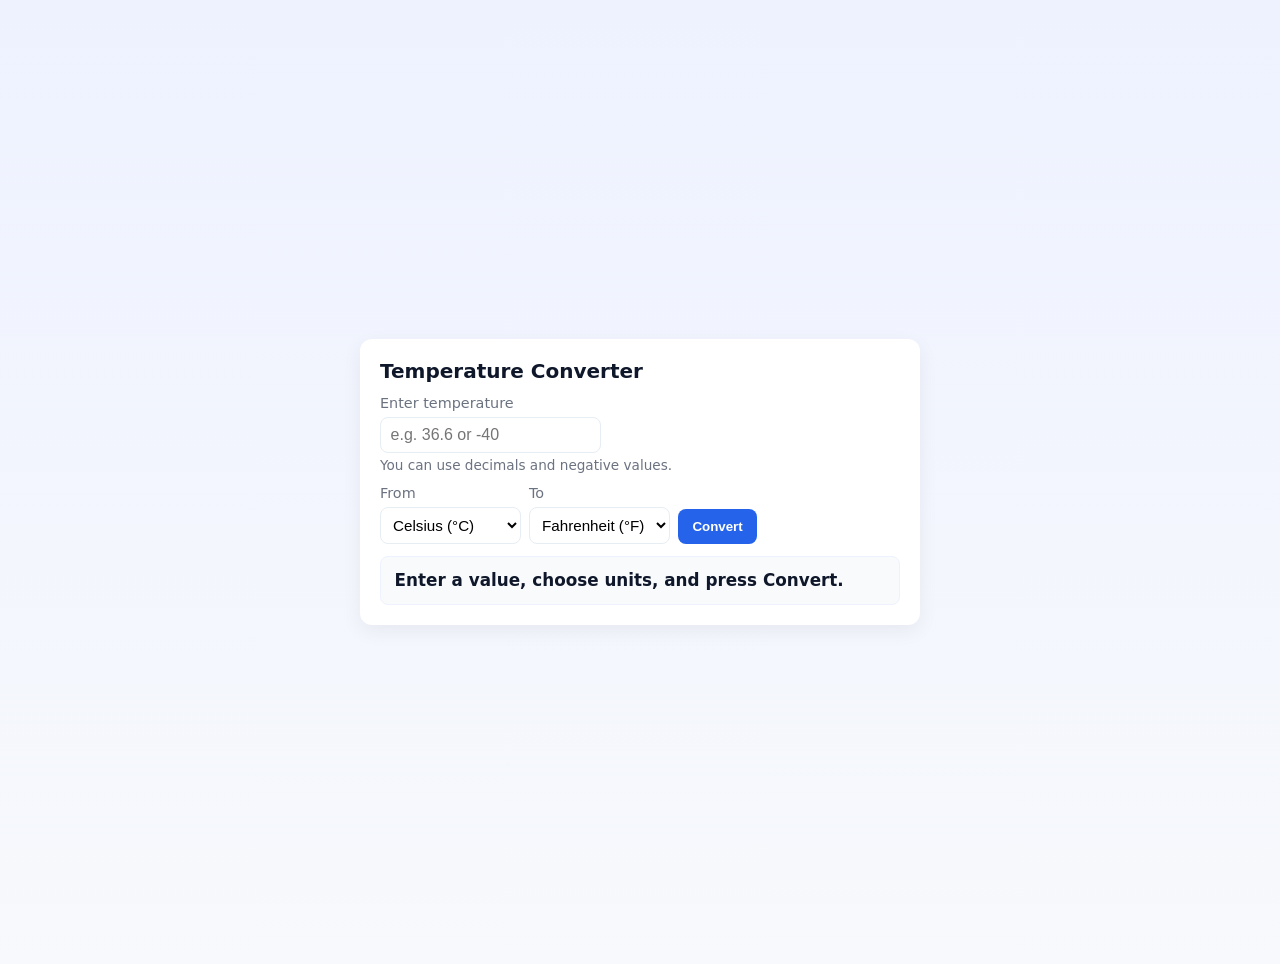
<file: TASK-3 TEMPERATURE CONVERTER WEBSITE/index.html>
<!doctype html>
<html lang="en">
<head>
  <meta charset="utf-8" />
  <meta name="viewport" content="width=device-width,initial-scale=1" />
  <title>Temperature Converter</title>
  <style>
    :root {
      --bg: #f7f9fc;
      --card: #ffffff;
      --accent: #2563eb;
      --muted: #6b7280;
      --danger: #dc2626;
      font-family: system-ui, -apple-system, "Segoe UI", Roboto, "Helvetica Neue", Arial;
    }
    body {
      margin: 0;
      min-height: 100vh;
      display: grid;
      place-items: center;
      background: linear-gradient(180deg, #eef2ff 0%, var(--bg) 100%);
      color: #0f172a;
      padding: 2rem;
    }
    .card {
      width: 100%;
      max-width: 520px;
      background: var(--card);
      padding: 1.25rem;
      border-radius: 12px;
      box-shadow: 0 6px 20px rgba(16,24,40,0.06);
    }
    h1 { margin: 0 0 0.75rem 0; font-size: 1.25rem; }
    .row { display:flex; gap:0.75rem; align-items:center; margin-bottom:0.75rem; }
    label { font-size:0.9rem; color:var(--muted); display:block; margin-bottom:0.35rem; }
    input[type="text"] {
      flex: 1;
      padding: 0.5rem 0.6rem;
      border: 1px solid #e6edf3;
      border-radius: 8px;
      font-size: 1rem;
    }
    select {
      padding: 0.5rem;
      border-radius: 8px;
      border: 1px solid #e6edf3;
      background: white;
      font-size:0.95rem;
    }
    button {
      background: var(--accent);
      color: white;
      border: none;
      padding: 0.6rem 0.9rem;
      border-radius: 8px;
      cursor: pointer;
      font-weight: 600;
    }
    button:disabled { opacity: 0.6; cursor: default; }
    .result {
      margin-top: 0.75rem;
      padding: 0.85rem;
      border-radius: 8px;
      background: #f8fafc;
      border: 1px solid #eef2ff;
      font-weight: 600;
      font-size: 1.05rem;
    }
    .error { color: var(--danger); font-size:0.9rem; margin-top:0.35rem; }
    .hint { font-size:0.85rem; color:var(--muted); margin-top:0.25rem; }
    .controls { display:flex; gap:0.5rem; flex-wrap:wrap; align-items:center; margin-bottom:0.5rem; }
    @media (max-width:420px){
      .row { flex-direction: column; align-items: stretch; }
      .controls { flex-direction: column; align-items: stretch; }
      button { width:100%; }
    }
  </style>
</head>
<body>
  <main class="card" aria-labelledby="title">
    <h1 id="title">Temperature Converter</h1>

    <div class="row">
      <div style="flex:1">
        <label for="tempInput">Enter temperature</label>
        <input id="tempInput" inputmode="decimal" type="text" aria-describedby="inputHelp" placeholder="e.g. 36.6 or -40" />
        <div id="inputError" class="error" role="alert" aria-live="polite" style="display:none"></div>
        <div id="inputHelp" class="hint">You can use decimals and negative values.</div>
      </div>
    </div>

    <div class="row controls" role="group" aria-label="Units selection">
      <div>
        <label for="fromUnit">From</label>
        <select id="fromUnit" aria-label="Input unit">
          <option value="C">Celsius (°C)</option>
          <option value="F">Fahrenheit (°F)</option>
          <option value="K">Kelvin (K)</option>
        </select>
      </div>

      <div>
        <label for="toUnit">To</label>
        <select id="toUnit" aria-label="Target unit">
          <option value="F">Fahrenheit (°F)</option>
          <option value="C">Celsius (°C)</option>
          <option value="K">Kelvin (K)</option>
        </select>
      </div>

      <div style="align-self:flex-end;">
        <button id="convertBtn" type="button">Convert</button>
      </div>
    </div>

    <div id="result" class="result" aria-live="polite">Result will appear here after conversion.</div>
  </main>

  <script>
    // Utility: convert between C, F, K
    function convertTemperature(value, from, to) {
      if (from === to) return value;
      let c; // intermediate Celsius
      if (from === "C") c = value;
      else if (from === "F") c = (value - 32) * 5 / 9;
      else if (from === "K") c = value - 273.15;
      else throw new Error("Unknown 'from' unit");

      let out;
      if (to === "C") out = c;
      else if (to === "F") out = c * 9 / 5 + 32;
      else if (to === "K") out = c + 273.15;
      else throw new Error("Unknown 'to' unit");

      return out;
    }

    // Format with up to 2 decimals, but keep integer as integer
    function fmt(n) {
      if (Number.isInteger(n)) return n.toString();
      return parseFloat(n.toFixed(2)).toString();
    }

    const tempInput = document.getElementById("tempInput");
    const fromUnit = document.getElementById("fromUnit");
    const toUnit = document.getElementById("toUnit");
    const convertBtn = document.getElementById("convertBtn");
    const resultBox = document.getElementById("result");
    const inputError = document.getElementById("inputError");

    function showError(msg) {
      inputError.style.display = "block";
      inputError.textContent = msg;
    }
    function clearError() {
      inputError.style.display = "none";
      inputError.textContent = "";
    }

    function handleConvert() {
      clearError();
      const raw = tempInput.value.trim();
      if (raw === "") {
        showError("Please enter a temperature value.");
        resultBox.textContent = "—";
        return;
      }
      // Accept numeric input with optional leading +/-, decimals. Reject extraneous characters.
      // parseFloat handles many cases but we guard with isFinite.
      const num = Number(raw);
      if (!Number.isFinite(num)) {
        showError("Invalid number — please enter a valid numeric temperature.");
        resultBox.textContent = "—";
        return;
      }

      const from = fromUnit.value;
      const to = toUnit.value;
      try {
        const converted = convertTemperature(num, from, to);
        resultBox.textContent = fmt(converted) + " " + (to === "C" ? "°C" : to === "F" ? "°F" : "K");
      } catch (err) {
        showError("Conversion error: " + (err && err.message ? err.message : "unknown"));
        resultBox.textContent = "—";
      }
    }

    convertBtn.addEventListener("click", handleConvert);

    // Convert on Enter
    tempInput.addEventListener("keydown", function (e) {
      if (e.key === "Enter") {
        handleConvert();
      }
    });

    // Prevent invalid pasted content (quick guard)
    tempInput.addEventListener("paste", (e) => {
      // Allow paste but trim; validation happens on convert.
      setTimeout(() => {
        tempInput.value = tempInput.value.trim();
      }, 0);
    });

    // Friendly behavior: when from and to are same, show message but allow conversion
    toUnit.addEventListener("change", () => {
      if (fromUnit.value === toUnit.value) {
        resultBox.textContent = "Selected the same unit — conversion will return the original value.";
      } else {
        resultBox.textContent = "Result will appear here after conversion.";
      }
    });

    // Initialize
    resultBox.textContent = "Enter a value, choose units, and press Convert.";
  </script>
</body>
</html>
</file>
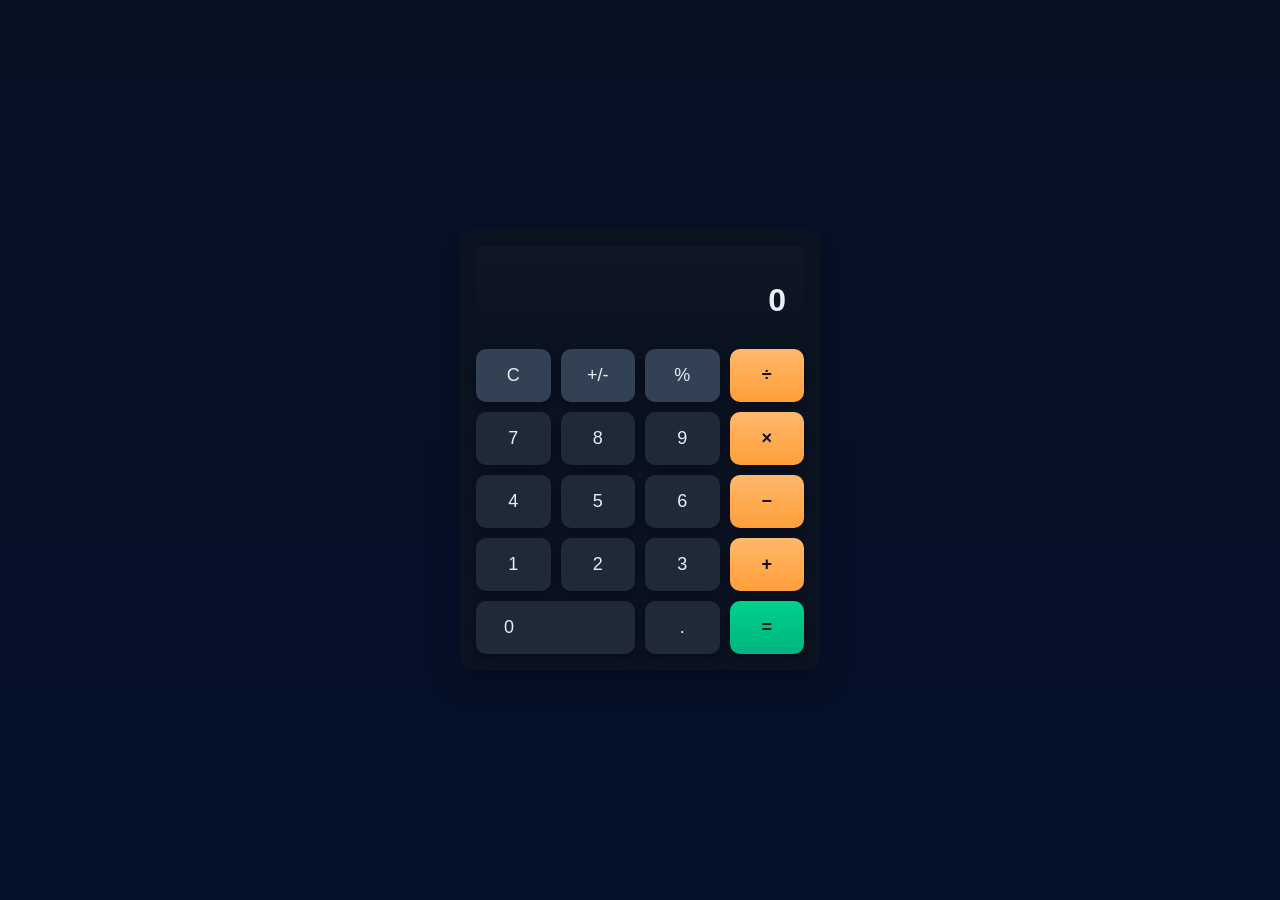
<file: TASK-4 CALCULATOR/index.html>
<!doctype html>
<html lang="en">
<head>
  <meta charset="utf-8" />
  <meta name="viewport" content="width=device-width,initial-scale=1" />
  <title>Calculator</title>
  <link rel="stylesheet" href="styles.css" />
</head>
<body>
  <main class="calculator" role="application" aria-label="Calculator">
    <div class="screen" aria-live="polite">
      <div class="previous-operand" id="previous"></div>
      <div class="current-operand" id="current">0</div>
    </div>

    <div class="keys">
      <button class="btn function" data-action="clear">C</button>
      <button class="btn function" data-action="toggle-sign">+/-</button>
      <button class="btn function" data-action="percent">%</button>
      <button class="btn operator" data-action="/">÷</button>

      <button class="btn" data-number="7">7</button>
      <button class="btn" data-number="8">8</button>
      <button class="btn" data-number="9">9</button>
      <button class="btn operator" data-action="*">×</button>

      <button class="btn" data-number="4">4</button>
      <button class="btn" data-number="5">5</button>
      <button class="btn" data-number="6">6</button>
      <button class="btn operator" data-action="-">−</button>

      <button class="btn" data-number="1">1</button>
      <button class="btn" data-number="2">2</button>
      <button class="btn" data-number="3">3</button>
      <button class="btn operator" data-action="+">+</button>

      <button class="btn zero" data-number="0">0</button>
      <button class="btn" data-number=".">.</button>
      <button class="btn equals" data-action="=">=</button>
    </div>
  </main>

  <script src="script.js"></script>
</body>
</html>
</file>
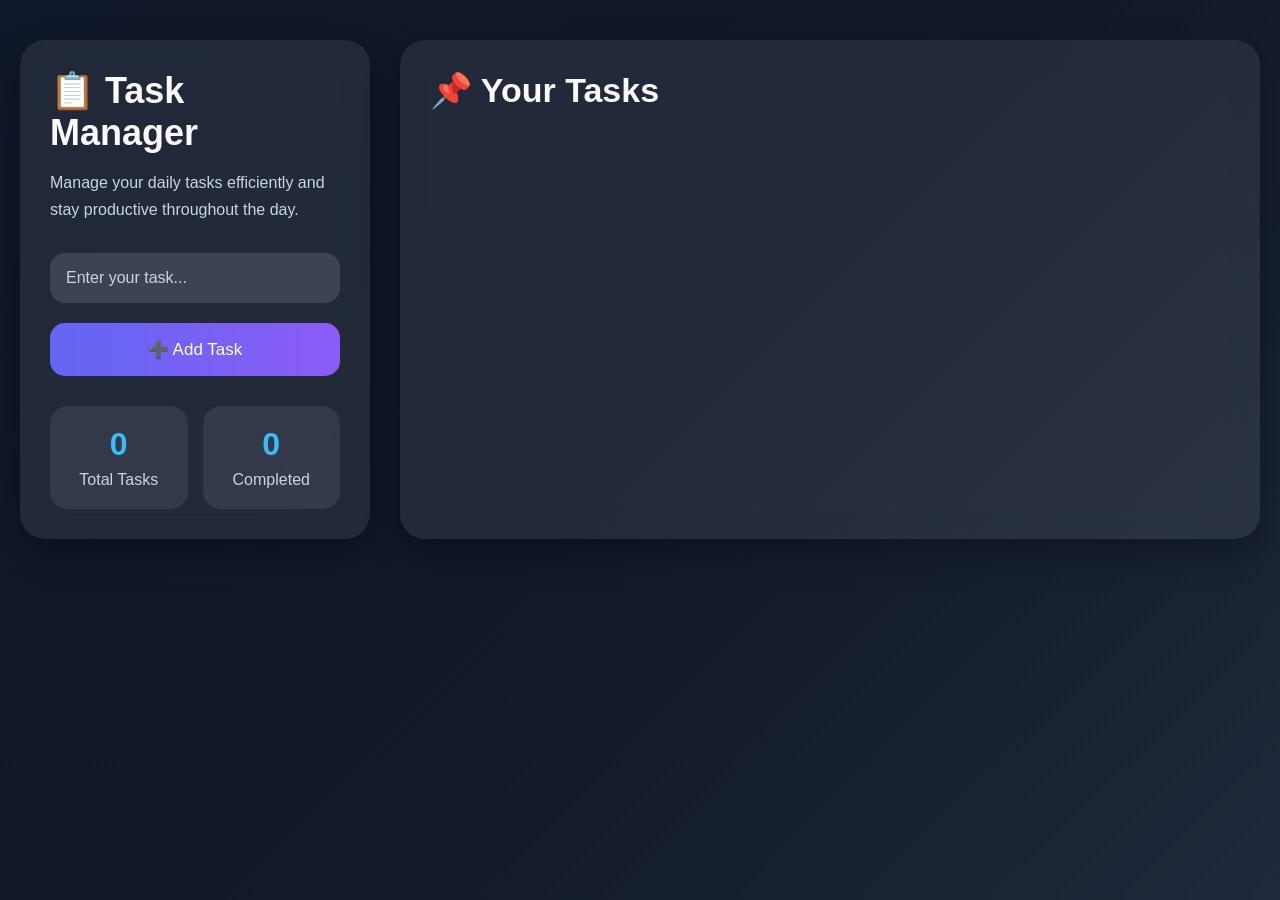
<file: TASK-5 BASIC TO-DO WEB APP/index.html>
<!DOCTYPE html>
<html lang="en">
<head>

    <meta charset="UTF-8">

    <meta name="viewport"
          content="width=device-width, initial-scale=1.0">

    <title>Productivity To-Do Dashboard</title>

    <link rel="stylesheet" href="style.css">

</head>
<body>

    <div class="main-container">

        <!-- LEFT PANEL -->

        <div class="left-panel">

            <h1>📋 Task Manager</h1>

            <p>
                Manage your daily tasks efficiently
                and stay productive throughout the day.
            </p>

            <!-- INPUT -->

            <input
                type="text"
                id="taskInput"
                placeholder="Enter your task..."
            >

            <!-- BUTTON -->

            <button onclick="addTask()">

                ➕ Add Task

            </button>

            <!-- STATS -->

            <div class="stats">

                <div class="stat-box">

                    <h2 id="totalTasks">0</h2>

                    <span>Total Tasks</span>

                </div>

                <div class="stat-box">

                    <h2 id="completedTasks">0</h2>

                    <span>Completed</span>

                </div>

            </div>

        </div>

        <!-- RIGHT PANEL -->

        <div class="right-panel">

            <div class="task-header">

                <h2>📌 Your Tasks</h2>

            </div>

            <!-- TASK LIST -->

            <ul id="taskList"></ul>

        </div>

    </div>

    <script src="script.js"></script>

</body>
</html>
</file>
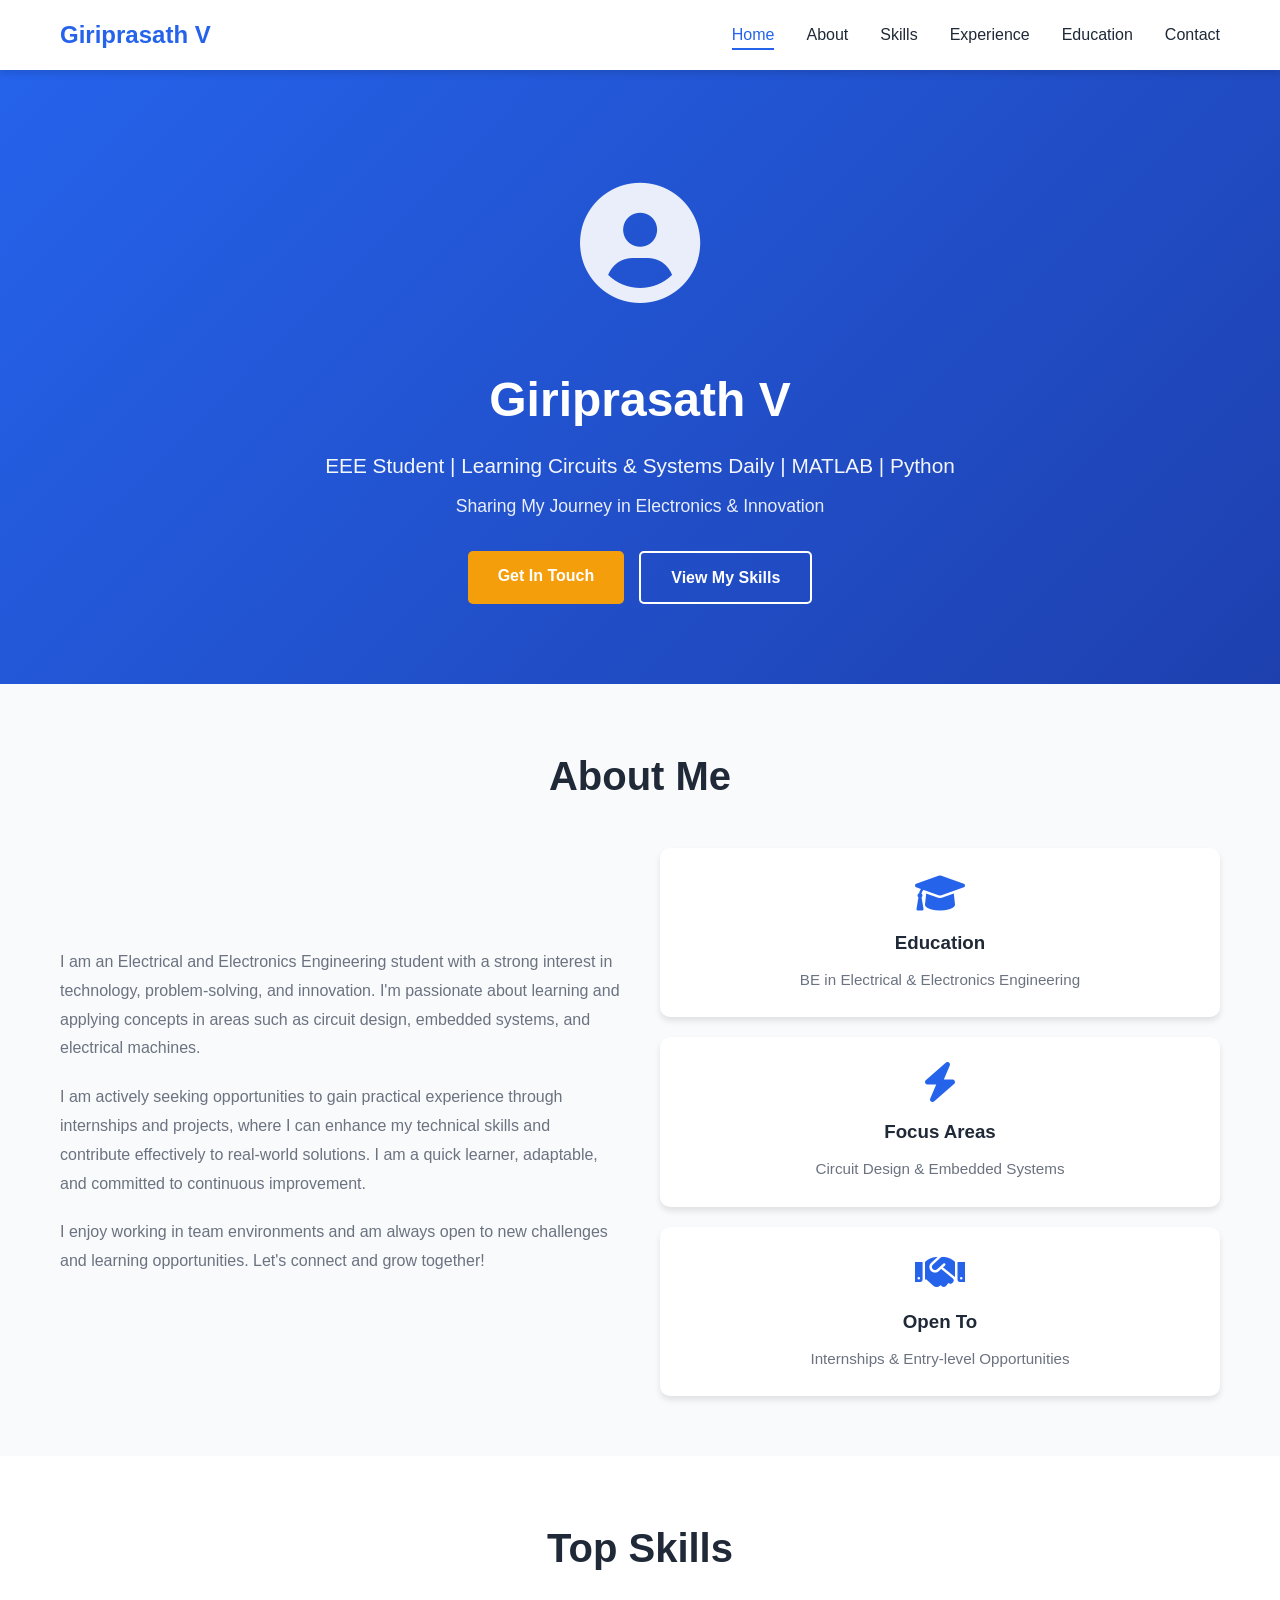
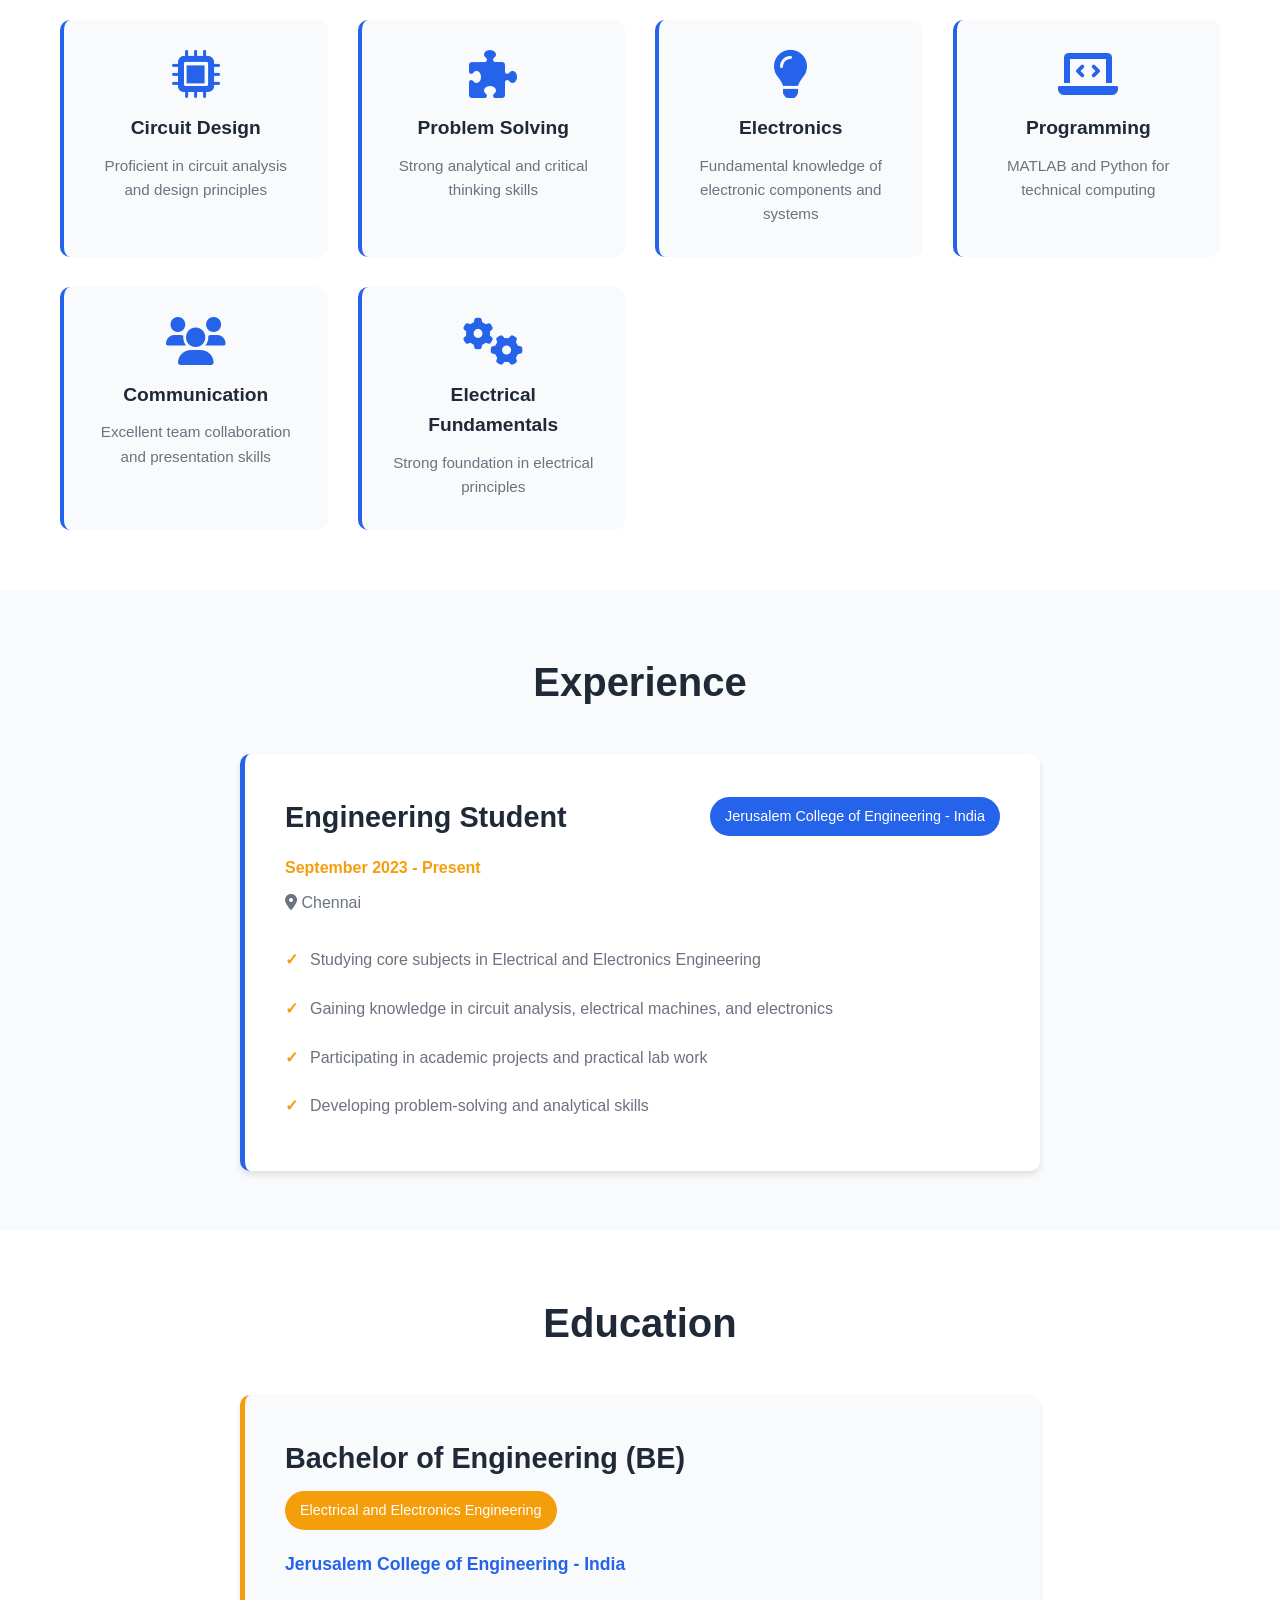
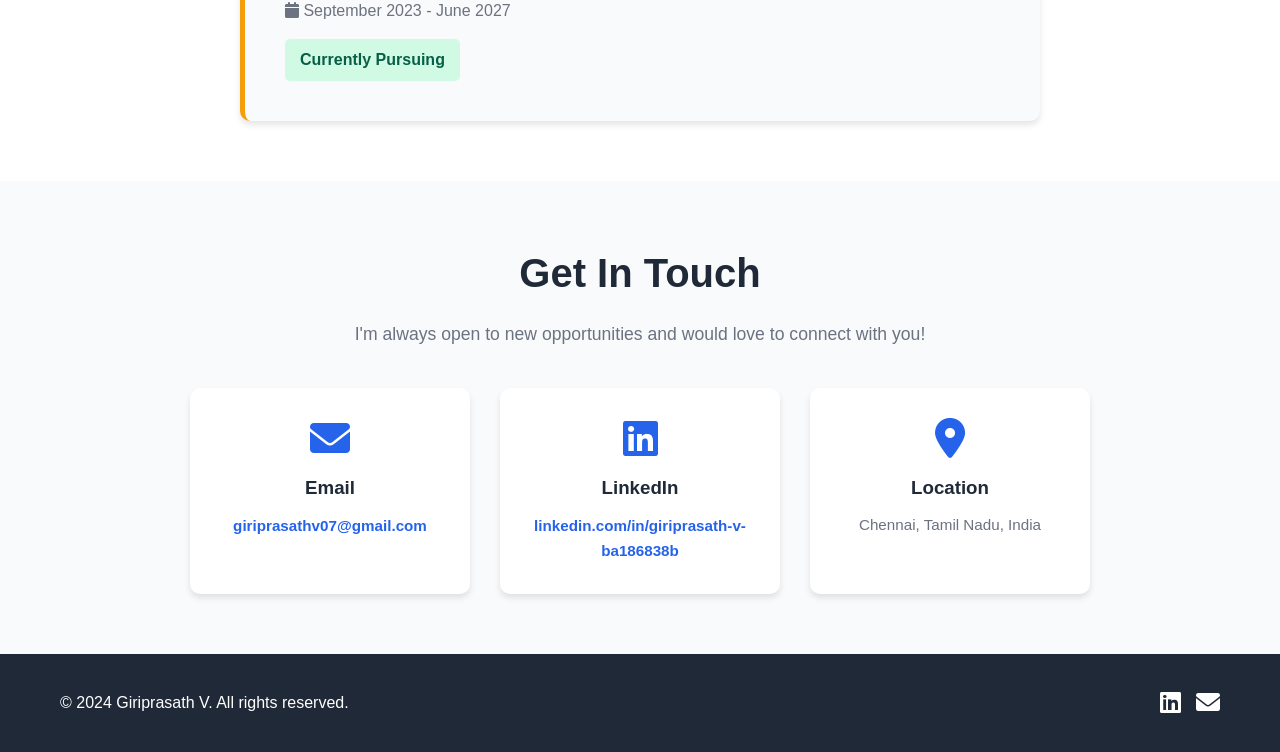
<file: TASK-1 PORTFOLIO/portfolio.html>
<!DOCTYPE html>
<html lang="en">
<head>
    <meta charset="UTF-8">
    <meta name="viewport" content="width=device-width, initial-scale=1.0">
    <title>Giriprasath V - EEE Student Portfolio</title>
    <link rel="stylesheet" href="portfolio-styles.css">
    <link rel="stylesheet" href="https://cdnjs.cloudflare.com/ajax/libs/font-awesome/6.0.0/css/all.min.css">
</head>
<body>
    <!-- Navigation Bar -->
    <nav class="navbar">
        <div class="container">
            <div class="nav-brand">Giriprasath V</div>
            <ul class="nav-menu">
                <li><a href="#home">Home</a></li>
                <li><a href="#about">About</a></li>
                <li><a href="#skills">Skills</a></li>
                <li><a href="#experience">Experience</a></li>
                <li><a href="#education">Education</a></li>
                <li><a href="#contact">Contact</a></li>
            </ul>
        </div>
    </nav>

    <!-- Hero Section -->
    <section id="home" class="hero">
        <div class="hero-content">
            <div class="profile-image">
                <i class="fas fa-user-circle"></i>
            </div>
            <h1>Giriprasath V</h1>
            <p class="subtitle">EEE Student | Learning Circuits & Systems Daily | MATLAB | Python</p>
            <p class="tagline">Sharing My Journey in Electronics & Innovation</p>
            <div class="cta-buttons">
                <a href="#contact" class="btn btn-primary">Get In Touch</a>
                <a href="#skills" class="btn btn-secondary">View My Skills</a>
            </div>
        </div>
    </section>

    <!-- About Section -->
    <section id="about" class="about">
        <div class="container">
            <h2>About Me</h2>
            <div class="about-content">
                <div class="about-text">
                    <p>
                        I am an Electrical and Electronics Engineering student with a strong interest in technology, 
                        problem-solving, and innovation. I'm passionate about learning and applying concepts in areas 
                        such as circuit design, embedded systems, and electrical machines.
                    </p>
                    <p>
                        I am actively seeking opportunities to gain practical experience through internships and projects, 
                        where I can enhance my technical skills and contribute effectively to real-world solutions. I am a 
                        quick learner, adaptable, and committed to continuous improvement.
                    </p>
                    <p>
                        I enjoy working in team environments and am always open to new challenges and learning opportunities. 
                        Let's connect and grow together!
                    </p>
                </div>
                <div class="about-highlights">
                    <div class="highlight-card">
                        <i class="fas fa-graduation-cap"></i>
                        <h3>Education</h3>
                        <p>BE in Electrical & Electronics Engineering</p>
                    </div>
                    <div class="highlight-card">
                        <i class="fas fa-bolt"></i>
                        <h3>Focus Areas</h3>
                        <p>Circuit Design & Embedded Systems</p>
                    </div>
                    <div class="highlight-card">
                        <i class="fas fa-handshake"></i>
                        <h3>Open To</h3>
                        <p>Internships & Entry-level Opportunities</p>
                    </div>
                </div>
            </div>
        </div>
    </section>

    <!-- Skills Section -->
    <section id="skills" class="skills">
        <div class="container">
            <h2>Top Skills</h2>
            <div class="skills-grid">
                <div class="skill-card">
                    <i class="fas fa-microchip"></i>
                    <h3>Circuit Design</h3>
                    <p>Proficient in circuit analysis and design principles</p>
                </div>
                <div class="skill-card">
                    <i class="fas fa-puzzle-piece"></i>
                    <h3>Problem Solving</h3>
                    <p>Strong analytical and critical thinking skills</p>
                </div>
                <div class="skill-card">
                    <i class="fas fa-lightbulb"></i>
                    <h3>Electronics</h3>
                    <p>Fundamental knowledge of electronic components and systems</p>
                </div>
                <div class="skill-card">
                    <i class="fas fa-laptop-code"></i>
                    <h3>Programming</h3>
                    <p>MATLAB and Python for technical computing</p>
                </div>
                <div class="skill-card">
                    <i class="fas fa-users"></i>
                    <h3>Communication</h3>
                    <p>Excellent team collaboration and presentation skills</p>
                </div>
                <div class="skill-card">
                    <i class="fas fa-cogs"></i>
                    <h3>Electrical Fundamentals</h3>
                    <p>Strong foundation in electrical principles</p>
                </div>
            </div>
        </div>
    </section>

    <!-- Experience Section -->
    <section id="experience" class="experience">
        <div class="container">
            <h2>Experience</h2>
            <div class="experience-card">
                <div class="experience-header">
                    <h3>Engineering Student</h3>
                    <span class="company">Jerusalem College of Engineering - India</span>
                </div>
                <p class="duration">September 2023 - Present</p>
                <p class="location"><i class="fas fa-map-marker-alt"></i> Chennai</p>
                <ul class="experience-details">
                    <li>Studying core subjects in Electrical and Electronics Engineering</li>
                    <li>Gaining knowledge in circuit analysis, electrical machines, and electronics</li>
                    <li>Participating in academic projects and practical lab work</li>
                    <li>Developing problem-solving and analytical skills</li>
                </ul>
            </div>
        </div>
    </section>

    <!-- Education Section -->
    <section id="education" class="education">
        <div class="container">
            <h2>Education</h2>
            <div class="education-card">
                <div class="education-header">
                    <h3>Bachelor of Engineering (BE)</h3>
                    <span class="degree">Electrical and Electronics Engineering</span>
                </div>
                <p class="institution">Jerusalem College of Engineering - India</p>
                <p class="duration"><i class="fas fa-calendar"></i> September 2023 - June 2027</p>
                <p class="status">Currently Pursuing</p>
            </div>
        </div>
    </section>

    <!-- Contact Section -->
    <section id="contact" class="contact">
        <div class="container">
            <h2>Get In Touch</h2>
            <p class="contact-intro">I'm always open to new opportunities and would love to connect with you!</p>
            <div class="contact-grid">
                <div class="contact-card">
                    <i class="fas fa-envelope"></i>
                    <h3>Email</h3>
                    <a href="mailto:giriprasathv07@gmail.com">giriprasathv07@gmail.com</a>
                </div>
                <div class="contact-card">
                    <i class="fab fa-linkedin"></i>
                    <h3>LinkedIn</h3>
                    <a href="https://www.linkedin.com/in/giriprasath-v-ba186838b" target="_blank">
                        linkedin.com/in/giriprasath-v-ba186838b
                    </a>
                </div>
                <div class="contact-card">
                    <i class="fas fa-map-marker-alt"></i>
                    <h3>Location</h3>
                    <p>Chennai, Tamil Nadu, India</p>
                </div>
            </div>
        </div>
    </section>

    <!-- Footer -->
    <footer class="footer">
        <div class="container">
            <p>&copy; 2024 Giriprasath V. All rights reserved.</p>
            <div class="social-links">
                <a href="https://www.linkedin.com/in/giriprasath-v-ba186838b" target="_blank" title="LinkedIn">
                    <i class="fab fa-linkedin"></i>
                </a>
                <a href="mailto:giriprasathv07@gmail.com" title="Email">
                    <i class="fas fa-envelope"></i>
                </a>
            </div>
        </div>
    </footer>

    <script src="portfolio-script.js"></script>
</body>
</html>
</file>
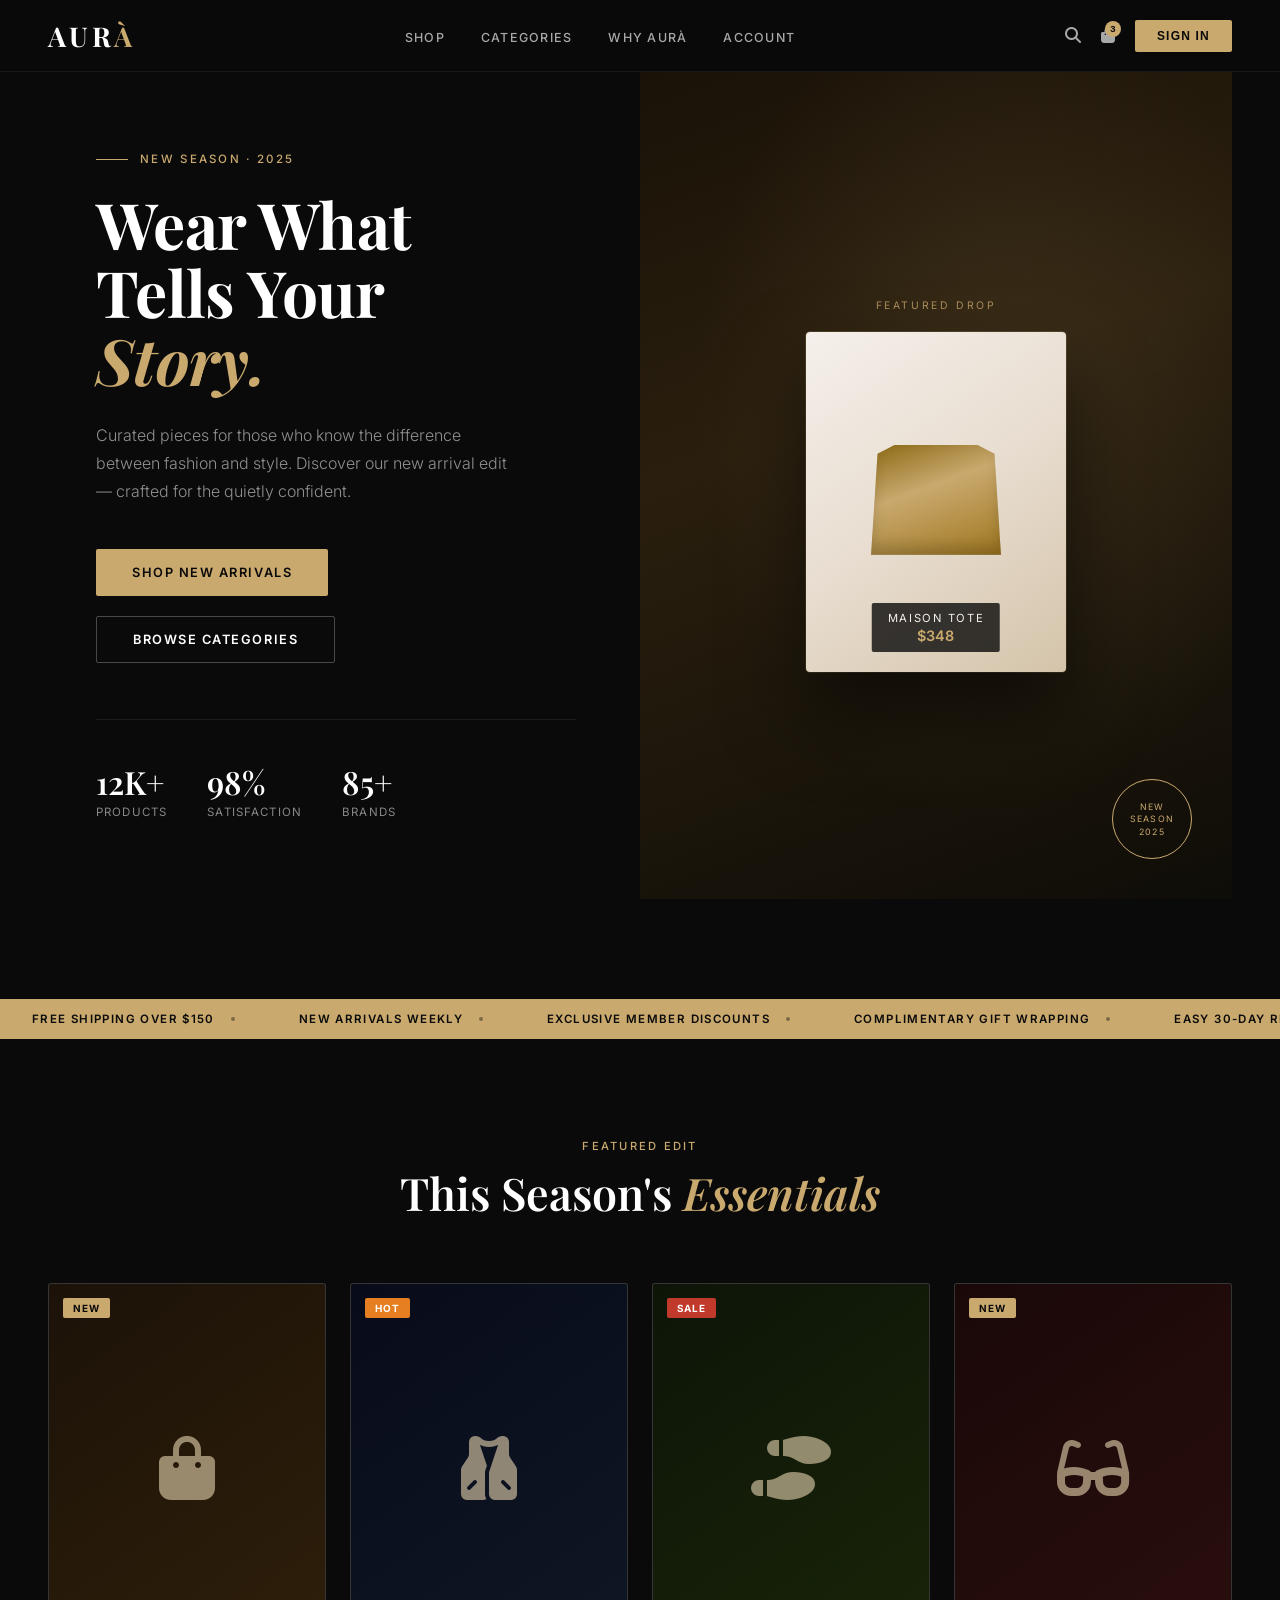
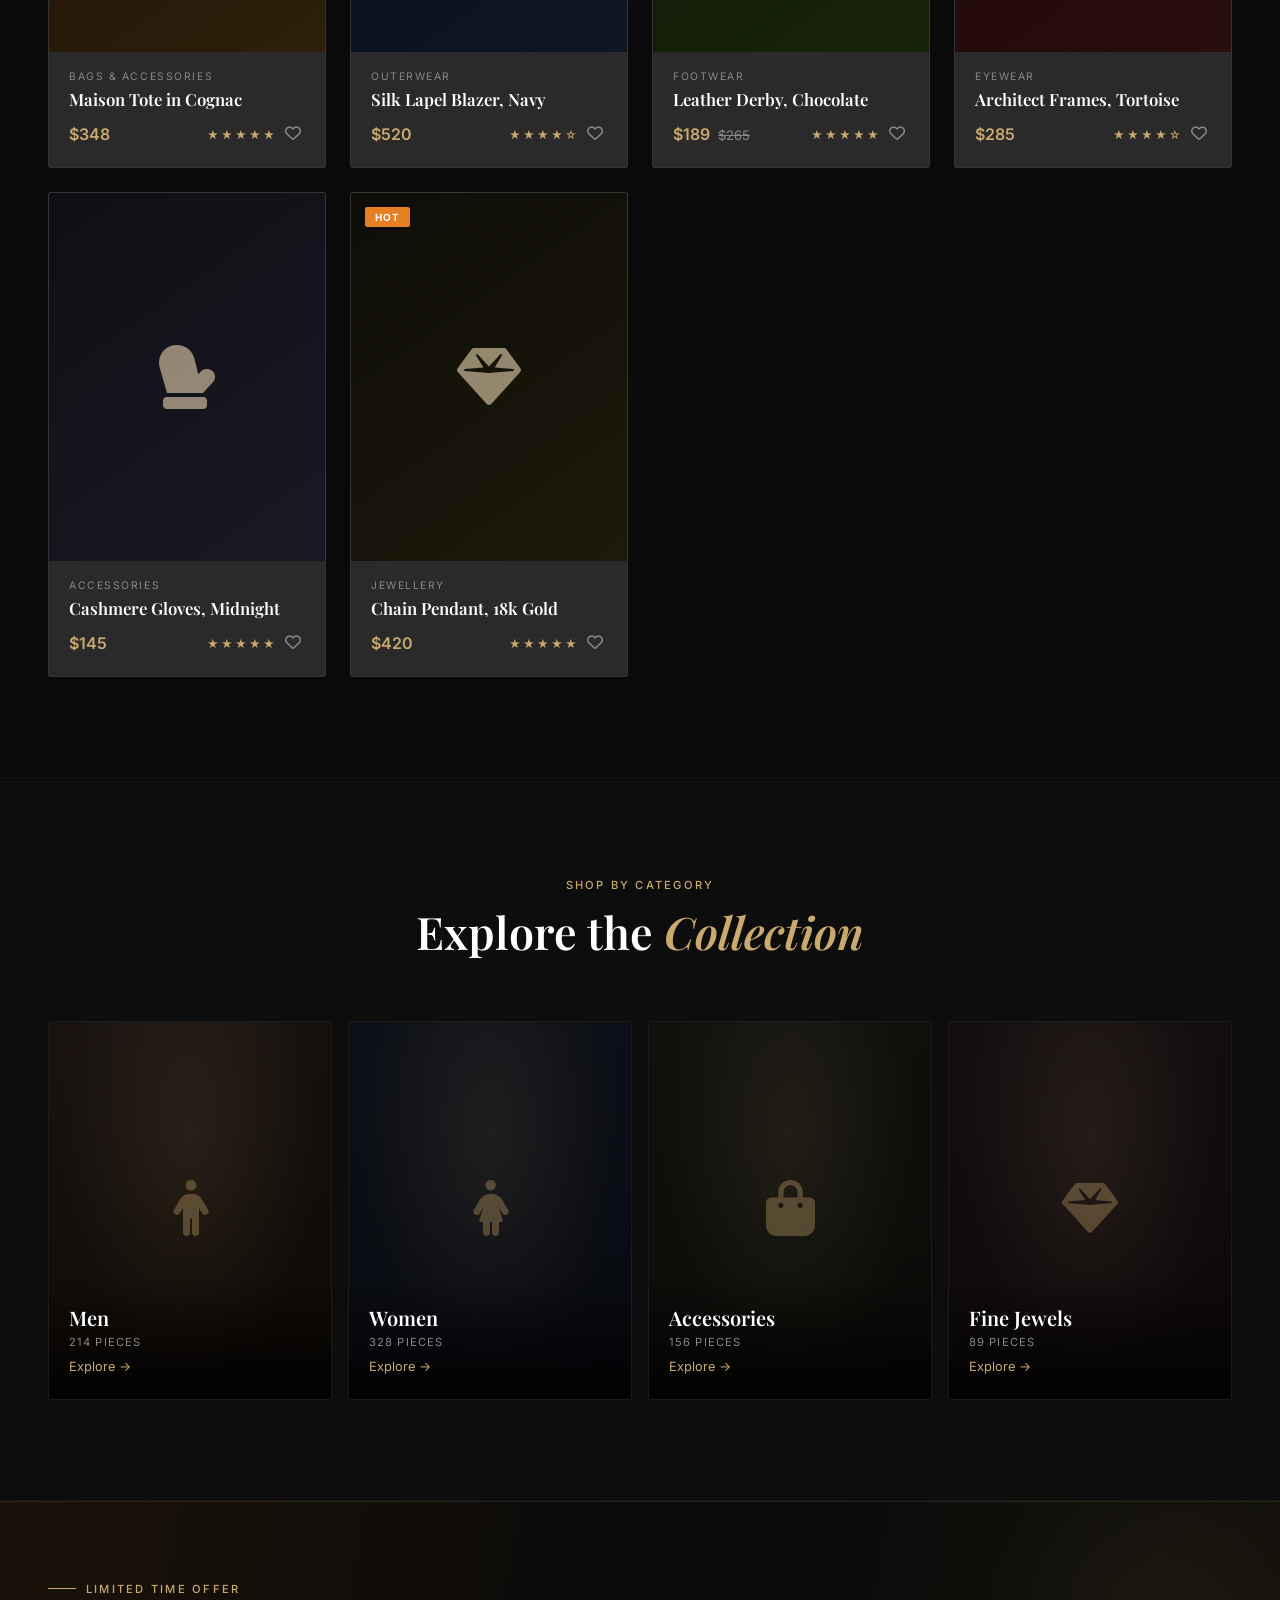
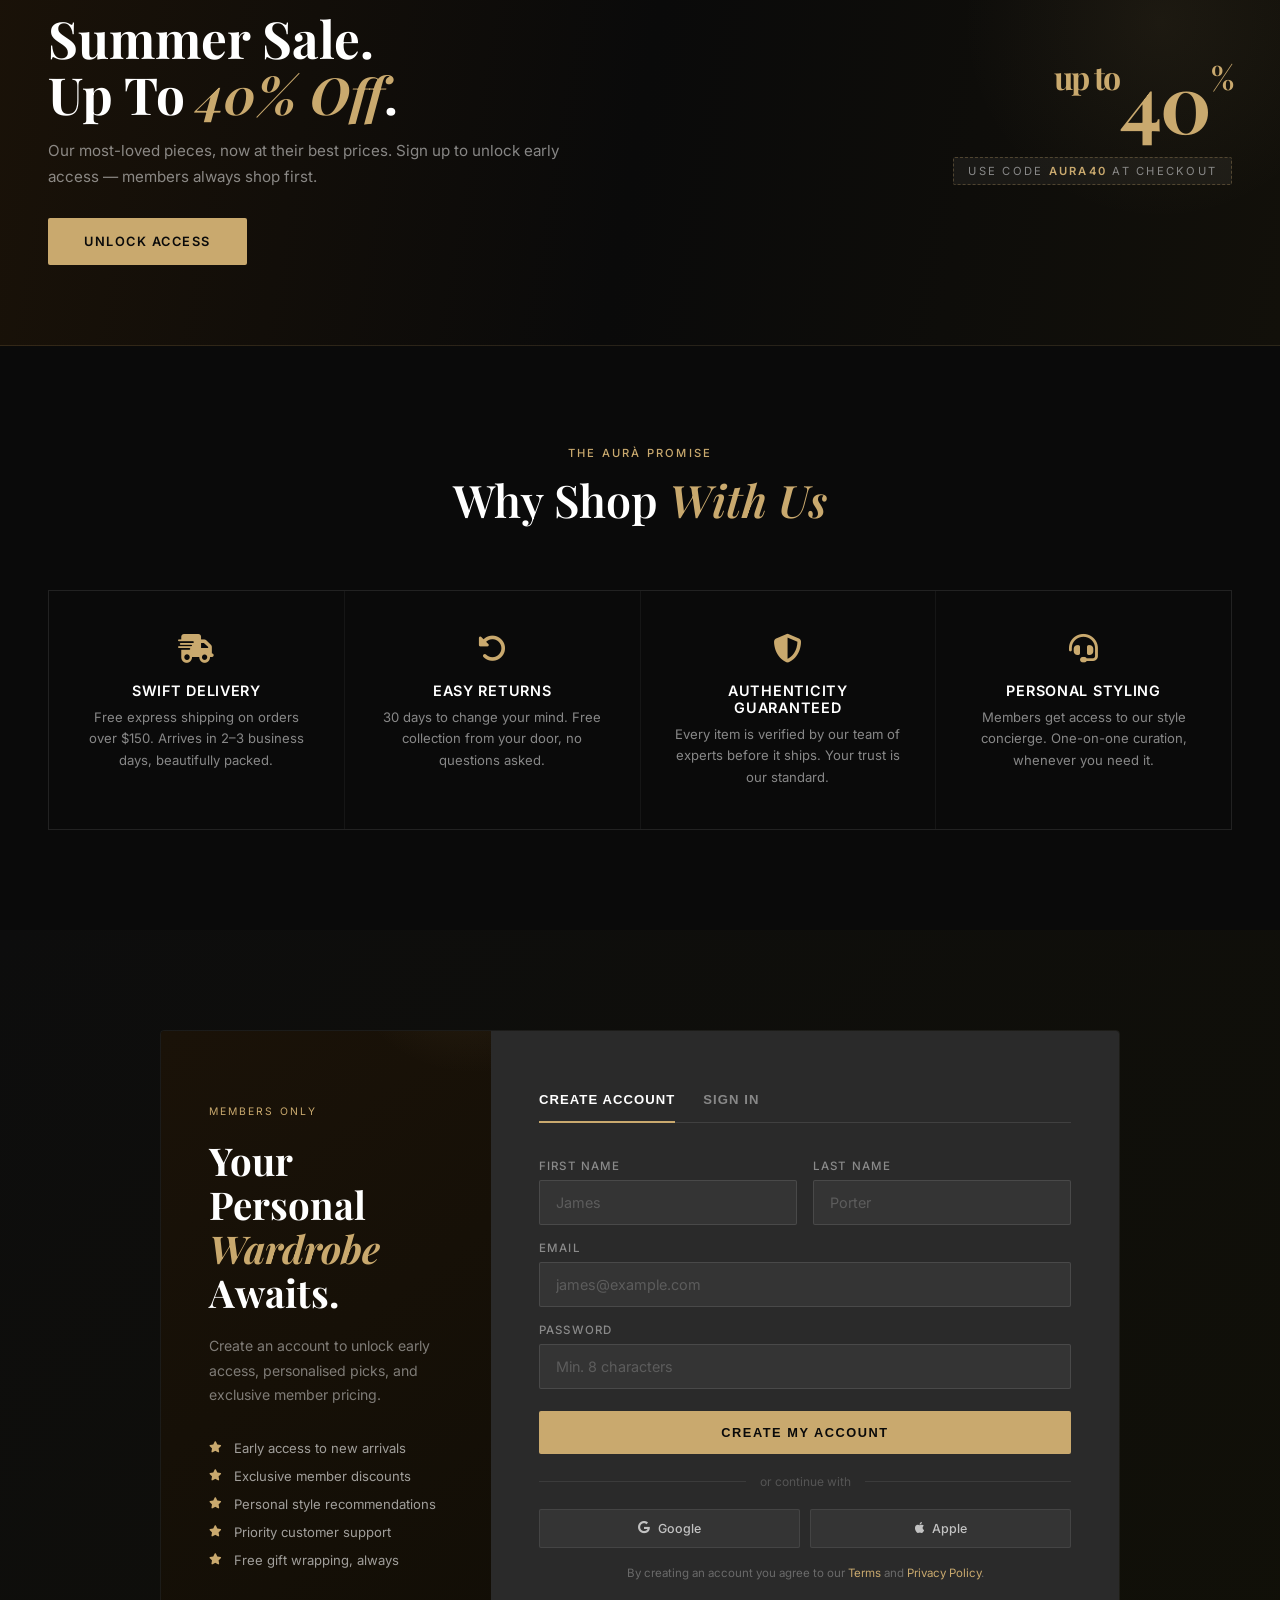
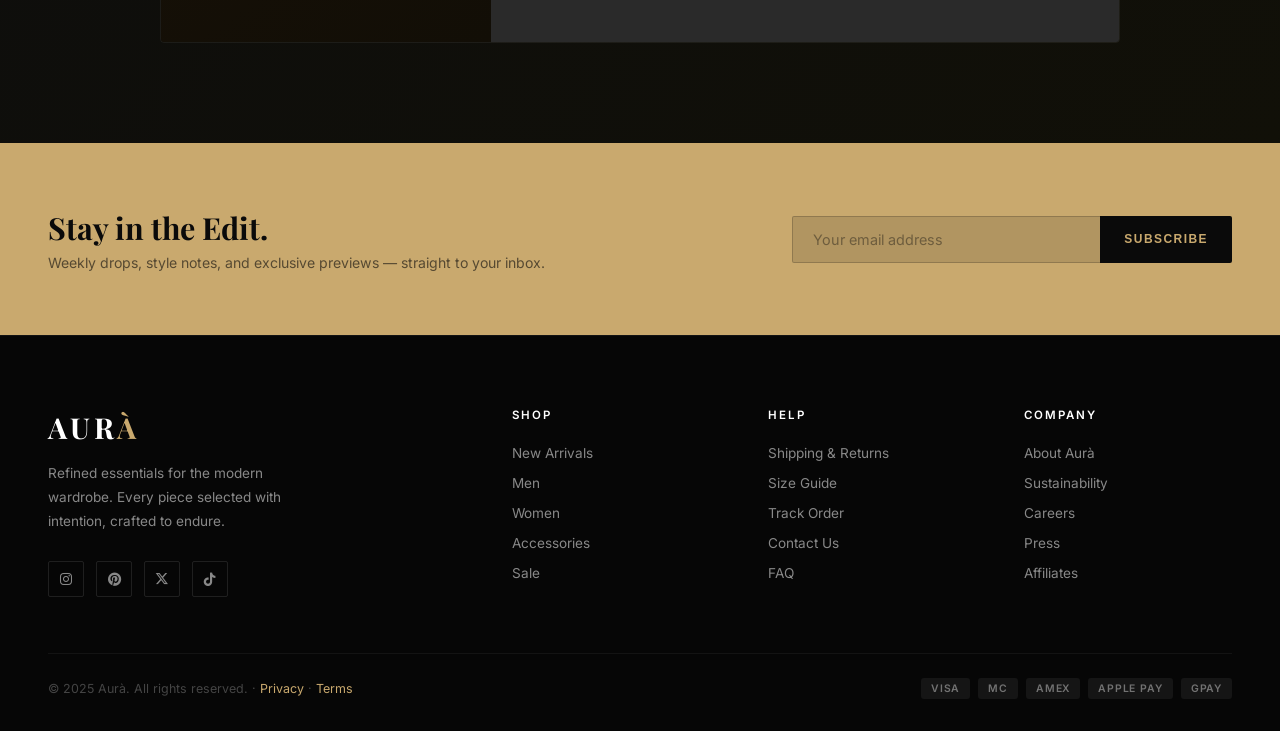
<file: TASK-2 E-COMMERCE LANDING PAGE/ecommerce-landing.html>
<!DOCTYPE html>
<html lang="en">
<head>
  <meta charset="UTF-8" />
  <meta name="viewport" content="width=device-width, initial-scale=1.0" />
  <title>AURÀ — Refined Essentials</title>
  <link rel="preconnect" href="https://fonts.googleapis.com" />
  <link rel="preconnect" href="https://fonts.gstatic.com" crossorigin />
  <link href="https://fonts.googleapis.com/css2?family=Playfair+Display:ital,wght@0,400;0,600;0,700;1,400;1,600&family=Inter:wght@300;400;500;600&display=swap" rel="stylesheet" />
  <link rel="stylesheet" href="https://cdnjs.cloudflare.com/ajax/libs/font-awesome/6.5.0/css/all.min.css" />
  <style>
    /* ── Reset ── */
    *, *::before, *::after { margin: 0; padding: 0; box-sizing: border-box; }
    html { scroll-behavior: smooth; font-size: 16px; }

    /* ── Tokens ── */
    :root {
      --ink:      #0A0A0A;
      --paper:    #F5F0EB;
      --gold:     #C9A96E;
      --gold-lt:  #E8D5B0;
      --mid:      #2A2A2A;
      --muted:    #888888;
      --border:   #222222;
      --white:    #FFFFFF;
      --ff-disp:  'Playfair Display', Georgia, serif;
      --ff-body:  'Inter', system-ui, sans-serif;
      --ease:     cubic-bezier(0.25, 0.46, 0.45, 0.94);
    }

    body {
      font-family: var(--ff-body);
      background: var(--ink);
      color: var(--white);
      overflow-x: hidden;
      -webkit-font-smoothing: antialiased;
    }

    /* ══════════════════════════════
       NAVIGATION
    ══════════════════════════════ */
    .nav {
      position: fixed; top: 0; left: 0; right: 0; z-index: 1000;
      display: flex; align-items: center; justify-content: space-between;
      padding: 0 48px;
      height: 72px;
      background: rgba(10,10,10,0.85);
      backdrop-filter: blur(14px);
      -webkit-backdrop-filter: blur(14px);
      border-bottom: 1px solid rgba(255,255,255,0.06);
      transition: background 0.3s var(--ease);
    }
    .nav-logo {
      font-family: var(--ff-disp);
      font-size: 1.7rem;
      font-weight: 700;
      letter-spacing: 0.12em;
      color: var(--white);
      text-decoration: none;
    }
    .nav-logo span { color: var(--gold); }
    .nav-links {
      display: flex; align-items: center; gap: 36px;
      list-style: none;
    }
    .nav-links a {
      font-size: 0.78rem; font-weight: 500; letter-spacing: 0.1em;
      text-transform: uppercase; color: rgba(255,255,255,0.65);
      text-decoration: none; transition: color 0.2s;
      position: relative;
    }
    .nav-links a::after {
      content: ''; position: absolute; bottom: -3px; left: 0; right: 0;
      height: 1px; background: var(--gold);
      transform: scaleX(0); transform-origin: left;
      transition: transform 0.25s var(--ease);
    }
    .nav-links a:hover { color: var(--white); }
    .nav-links a:hover::after { transform: scaleX(1); }
    .nav-actions { display: flex; align-items: center; gap: 20px; }
    .nav-icon {
      color: rgba(255,255,255,0.65); font-size: 1rem;
      cursor: pointer; transition: color 0.2s; position: relative;
      background: none; border: none; padding: 0;
    }
    .nav-icon:hover { color: var(--white); }
    .cart-badge {
      position: absolute; top: -6px; right: -6px;
      background: var(--gold); color: var(--ink);
      font-size: 0.6rem; font-weight: 700;
      width: 16px; height: 16px; border-radius: 50%;
      display: flex; align-items: center; justify-content: center;
    }
    .nav-cta {
      padding: 9px 22px; font-size: 0.75rem; font-weight: 600;
      letter-spacing: 0.1em; text-transform: uppercase;
      background: var(--gold); color: var(--ink);
      border: none; border-radius: 2px; cursor: pointer;
      transition: background 0.2s, transform 0.15s;
    }
    .nav-cta:hover { background: var(--gold-lt); transform: translateY(-1px); }

    /* Hamburger */
    .hamburger { display: none; flex-direction: column; gap: 5px; cursor: pointer; background: none; border: none; padding: 4px; }
    .hamburger span { display: block; width: 22px; height: 1.5px; background: var(--white); transition: all 0.3s; }

    /* ══════════════════════════════
       HERO
    ══════════════════════════════ */
    .hero {
      min-height: 100vh;
      display: grid;
      grid-template-columns: 1fr 1fr;
      padding-top: 72px;
    }
    .hero-left {
      display: flex; flex-direction: column; justify-content: center;
      padding: 80px 64px 80px 48px;
      position: relative;
    }
    .hero-eyebrow {
      font-size: 0.72rem; font-weight: 500; letter-spacing: 0.2em;
      text-transform: uppercase; color: var(--gold);
      margin-bottom: 24px;
      display: flex; align-items: center; gap: 12px;
    }
    .hero-eyebrow::before {
      content: ''; display: inline-block;
      width: 32px; height: 1px; background: var(--gold);
    }
    .hero-headline {
      font-family: var(--ff-disp);
      font-size: clamp(3rem, 5vw, 5rem);
      font-weight: 700;
      line-height: 1.06;
      letter-spacing: -0.01em;
      margin-bottom: 28px;
      color: var(--white);
    }
    .hero-headline em {
      font-style: italic; color: var(--gold);
    }
    .hero-sub {
      font-size: 1rem; font-weight: 300;
      color: rgba(255,255,255,0.55); line-height: 1.75;
      max-width: 420px; margin-bottom: 44px;
    }
    .hero-actions { display: flex; align-items: center; gap: 20px; flex-wrap: wrap; }
    .btn-primary {
      padding: 16px 36px; font-size: 0.8rem; font-weight: 600;
      letter-spacing: 0.12em; text-transform: uppercase;
      background: var(--gold); color: var(--ink);
      border: none; border-radius: 2px; cursor: pointer;
      transition: all 0.25s var(--ease); text-decoration: none; display: inline-block;
    }
    .btn-primary:hover { background: var(--gold-lt); transform: translateY(-2px); box-shadow: 0 12px 32px rgba(201,169,110,0.3); }
    .btn-ghost {
      padding: 15px 36px; font-size: 0.8rem; font-weight: 600;
      letter-spacing: 0.12em; text-transform: uppercase;
      background: transparent; color: var(--white);
      border: 1px solid rgba(255,255,255,0.25); border-radius: 2px;
      cursor: pointer; transition: all 0.25s var(--ease); text-decoration: none; display: inline-block;
    }
    .btn-ghost:hover { border-color: var(--gold); color: var(--gold); }
    .hero-stats {
      display: flex; gap: 40px; margin-top: 56px;
      padding-top: 40px; border-top: 1px solid rgba(255,255,255,0.08);
    }
    .stat-num {
      font-family: var(--ff-disp); font-size: 2rem; font-weight: 600; color: var(--white);
    }
    .stat-label {
      font-size: 0.72rem; letter-spacing: 0.1em; text-transform: uppercase;
      color: var(--muted); margin-top: 2px;
    }

    .hero-right {
      position: relative; overflow: hidden;
      background: var(--mid);
    }
    .hero-img-wrap {
      position: absolute; inset: 0;
    }
    /* Elegant product display using CSS art + gradient */
    .hero-visual {
      width: 100%; height: 100%;
      background: linear-gradient(160deg, #1a1208 0%, #2a1f0e 40%, #0f0d08 100%);
      display: flex; align-items: center; justify-content: center;
      position: relative; overflow: hidden;
    }
    .hero-visual::before {
      content: '';
      position: absolute; inset: 0;
      background: radial-gradient(ellipse at 60% 40%, rgba(201,169,110,0.12) 0%, transparent 60%);
    }
    .product-showcase {
      position: relative; z-index: 2;
      display: flex; flex-direction: column; align-items: center; gap: 0;
    }
    .showcase-label {
      font-size: 0.65rem; letter-spacing: 0.25em; text-transform: uppercase;
      color: var(--gold); margin-bottom: 20px; opacity: 0.8;
    }
    .showcase-product {
      width: 260px; height: 340px;
      background: linear-gradient(145deg, #f5f0eb 0%, #e8ddd0 50%, #d4c4aa 100%);
      border-radius: 4px;
      position: relative; overflow: hidden;
      box-shadow: 0 40px 80px rgba(0,0,0,0.6), 0 0 0 1px rgba(201,169,110,0.2);
    }
    /* Bag silhouette using CSS */
    .showcase-product::before {
      content: '';
      position: absolute; top: 50%; left: 50%;
      transform: translate(-50%, -52%);
      width: 130px; height: 110px;
      background: linear-gradient(160deg, #8b6914 0%, #c9a96e 40%, #a07820 100%);
      clip-path: polygon(18% 0%, 82% 0%, 95% 8%, 100% 100%, 0% 100%, 5% 8%);
      box-shadow: inset 0 -8px 16px rgba(0,0,0,0.2);
    }
    .showcase-product::after {
      content: '';
      position: absolute; top: calc(50% - 52% + -18px); left: 50%;
      transform: translateX(-50%);
      width: 60px; height: 24px;
      border: 3px solid #8b6914;
      border-bottom: none;
      border-radius: 30px 30px 0 0;
    }
    .showcase-tag {
      position: absolute; bottom: 20px; left: 50%;
      transform: translateX(-50%);
      background: rgba(10,10,10,0.8);
      padding: 8px 16px; border-radius: 2px;
      text-align: center; white-space: nowrap;
    }
    .showcase-tag-name { font-size: 0.7rem; letter-spacing: 0.15em; color: var(--paper); text-transform: uppercase; }
    .showcase-tag-price { font-size: 0.9rem; font-weight: 600; color: var(--gold); margin-top: 2px; }
    .hero-badge {
      position: absolute; bottom: 40px; right: 40px;
      width: 80px; height: 80px;
      border: 1px solid var(--gold);
      border-radius: 50%;
      display: flex; flex-direction: column; align-items: center; justify-content: center;
      font-size: 0.55rem; letter-spacing: 0.12em; text-transform: uppercase;
      color: var(--gold); text-align: center; line-height: 1.4;
      animation: spin 18s linear infinite;
    }
    @keyframes spin { to { transform: rotate(360deg); } }

    /* ══════════════════════════════
       TICKER
    ══════════════════════════════ */
    .ticker {
      background: var(--gold);
      overflow: hidden; padding: 13px 0;
      position: relative;
    }
    .ticker-track {
      display: flex; gap: 0;
      white-space: nowrap;
      animation: ticker 25s linear infinite;
    }
    .ticker-item {
      display: inline-flex; align-items: center; gap: 16px;
      font-size: 0.72rem; font-weight: 600; letter-spacing: 0.12em;
      text-transform: uppercase; color: var(--ink);
      padding: 0 32px; flex-shrink: 0;
    }
    .ticker-dot { width: 4px; height: 4px; background: var(--ink); border-radius: 50%; opacity: 0.4; }
    @keyframes ticker { from { transform: translateX(0); } to { transform: translateX(-50%); } }

    /* ══════════════════════════════
       SECTION COMMON
    ══════════════════════════════ */
    section { padding: 100px 48px; }
    .section-head { text-align: center; margin-bottom: 64px; }
    .section-eyebrow {
      font-size: 0.7rem; font-weight: 500; letter-spacing: 0.2em;
      text-transform: uppercase; color: var(--gold);
      margin-bottom: 14px; display: block;
    }
    .section-title {
      font-family: var(--ff-disp); font-size: clamp(2rem, 3.5vw, 3rem);
      font-weight: 600; color: var(--white); line-height: 1.15;
    }
    .section-title em { font-style: italic; color: var(--gold); }

    /* ══════════════════════════════
       PRODUCTS
    ══════════════════════════════ */
    #products { background: var(--ink); }
    .products-grid {
      display: grid;
      grid-template-columns: repeat(auto-fill, minmax(260px, 1fr));
      gap: 24px;
      max-width: 1200px; margin: 0 auto;
    }
    .product-card {
      background: var(--mid);
      border: 1px solid rgba(255,255,255,0.05);
      border-radius: 3px;
      overflow: hidden;
      cursor: pointer;
      transition: transform 0.3s var(--ease), box-shadow 0.3s var(--ease), border-color 0.3s;
      position: relative;
    }
    .product-card:hover { transform: translateY(-6px); box-shadow: 0 24px 48px rgba(0,0,0,0.5); border-color: rgba(201,169,110,0.25); }
    .product-card:hover .product-overlay { opacity: 1; }
    .product-img {
      width: 100%; aspect-ratio: 3/4;
      display: flex; align-items: center; justify-content: center;
      position: relative; overflow: hidden;
    }
    /* Each product has a distinct color bg */
    .product-img-1 { background: linear-gradient(145deg, #1c1208, #2e1f0a); }
    .product-img-2 { background: linear-gradient(145deg, #080c1a, #0f1624); }
    .product-img-3 { background: linear-gradient(145deg, #0d1508, #182408); }
    .product-img-4 { background: linear-gradient(145deg, #1a0808, #2a0e0e); }
    .product-img-5 { background: linear-gradient(145deg, #100f14, #1a1824); }
    .product-img-6 { background: linear-gradient(145deg, #0e0d08, #1c1a0a); }

    /* CSS product icons */
    .prod-icon { font-size: 4rem; opacity: 0.6; color: var(--gold-lt); }
    .product-badge {
      position: absolute; top: 14px; left: 14px;
      font-size: 0.62rem; font-weight: 700; letter-spacing: 0.1em; text-transform: uppercase;
      padding: 4px 10px; border-radius: 2px;
    }
    .badge-new { background: var(--gold); color: var(--ink); }
    .badge-sale { background: #c0392b; color: #fff; }
    .badge-hot { background: #e67e22; color: #fff; }
    .product-overlay {
      position: absolute; inset: 0;
      background: rgba(10,10,10,0.7);
      display: flex; align-items: center; justify-content: center;
      opacity: 0; transition: opacity 0.3s var(--ease);
    }
    .overlay-btn {
      padding: 12px 28px; font-size: 0.75rem; font-weight: 600;
      letter-spacing: 0.12em; text-transform: uppercase;
      background: var(--gold); color: var(--ink);
      border: none; border-radius: 2px; cursor: pointer;
      transition: background 0.2s;
    }
    .overlay-btn:hover { background: var(--gold-lt); }
    .product-info { padding: 18px 20px 20px; }
    .product-cat {
      font-size: 0.65rem; letter-spacing: 0.15em; text-transform: uppercase;
      color: var(--muted); margin-bottom: 6px;
    }
    .product-name {
      font-family: var(--ff-disp); font-size: 1.05rem; font-weight: 600;
      color: var(--white); margin-bottom: 10px; line-height: 1.3;
    }
    .product-foot { display: flex; align-items: center; justify-content: space-between; }
    .product-price { font-size: 1rem; font-weight: 600; color: var(--gold); }
    .product-price-old { font-size: 0.82rem; color: var(--muted); text-decoration: line-through; margin-left: 8px; }
    .product-stars { color: var(--gold); font-size: 0.7rem; letter-spacing: 2px; }
    .wishlist-btn {
      background: none; border: none; color: var(--muted);
      font-size: 1rem; cursor: pointer; transition: color 0.2s;
      padding: 4px;
    }
    .wishlist-btn:hover { color: #e74c3c; }

    /* ══════════════════════════════
       CATEGORIES
    ══════════════════════════════ */
    #categories { background: #0d0d0d; border-top: 1px solid rgba(255,255,255,0.04); border-bottom: 1px solid rgba(255,255,255,0.04); }
    .categories-grid {
      display: grid;
      grid-template-columns: repeat(4, 1fr);
      gap: 16px;
      max-width: 1200px; margin: 0 auto;
    }
    .cat-card {
      position: relative; overflow: hidden;
      border-radius: 3px; cursor: pointer;
      aspect-ratio: 3/4;
      border: 1px solid rgba(255,255,255,0.06);
      transition: border-color 0.3s;
    }
    .cat-card:hover { border-color: rgba(201,169,110,0.3); }
    .cat-card:hover .cat-bg { transform: scale(1.05); }
    .cat-card:hover .cat-arrow { transform: translateX(4px); }
    .cat-bg {
      position: absolute; inset: 0;
      transition: transform 0.5s var(--ease);
    }
    .cat-bg-1 { background: linear-gradient(160deg, #1a1310, #0d0905); }
    .cat-bg-2 { background: linear-gradient(160deg, #0d1018, #080a10); }
    .cat-bg-3 { background: linear-gradient(160deg, #10100d, #0a0a08); }
    .cat-bg-4 { background: linear-gradient(160deg, #140e10, #0d080a); }
    .cat-glow {
      position: absolute; inset: 0;
      background: radial-gradient(ellipse at 50% 30%, rgba(201,169,110,0.1) 0%, transparent 65%);
    }
    .cat-icon {
      position: absolute; top: 50%; left: 50%;
      transform: translate(-50%, -55%);
      font-size: 3.5rem; color: rgba(201,169,110,0.35);
    }
    .cat-content {
      position: absolute; bottom: 0; left: 0; right: 0;
      padding: 24px 20px;
      background: linear-gradient(to top, rgba(0,0,0,0.85) 0%, transparent 100%);
    }
    .cat-name {
      font-family: var(--ff-disp); font-size: 1.25rem; font-weight: 600;
      color: var(--white); margin-bottom: 4px;
    }
    .cat-count { font-size: 0.7rem; letter-spacing: 0.1em; color: var(--muted); text-transform: uppercase; }
    .cat-arrow {
      display: inline-block; margin-top: 10px;
      color: var(--gold); font-size: 0.8rem;
      transition: transform 0.25s var(--ease);
    }

    /* ══════════════════════════════
       PROMO BANNER
    ══════════════════════════════ */
    .promo-banner {
      background: linear-gradient(100deg, #1a1208 0%, #0a0a0a 50%, #12100a 100%);
      padding: 80px 48px;
      display: flex; align-items: center; justify-content: space-between;
      gap: 40px; flex-wrap: wrap;
      border-top: 1px solid rgba(201,169,110,0.15);
      border-bottom: 1px solid rgba(201,169,110,0.15);
      position: relative; overflow: hidden;
    }
    .promo-banner::before {
      content: '';
      position: absolute; top: -80px; right: -80px;
      width: 400px; height: 400px;
      background: radial-gradient(circle, rgba(201,169,110,0.07) 0%, transparent 70%);
      pointer-events: none;
    }
    .promo-left { max-width: 560px; }
    .promo-eyebrow {
      font-size: 0.7rem; font-weight: 500; letter-spacing: 0.2em;
      text-transform: uppercase; color: var(--gold); margin-bottom: 14px;
      display: flex; align-items: center; gap: 10px;
    }
    .promo-eyebrow::before { content: ''; width: 28px; height: 1px; background: var(--gold); display: inline-block; }
    .promo-title {
      font-family: var(--ff-disp); font-size: clamp(2.2rem, 4vw, 3.5rem);
      font-weight: 700; line-height: 1.1; color: var(--white); margin-bottom: 16px;
    }
    .promo-title em { font-style: italic; color: var(--gold); }
    .promo-sub { font-size: 0.95rem; color: rgba(255,255,255,0.5); line-height: 1.7; }
    .promo-right { display: flex; flex-direction: column; align-items: flex-end; gap: 16px; }
    .promo-discount {
      font-family: var(--ff-disp); font-size: 5rem; font-weight: 700;
      color: var(--gold); line-height: 1; letter-spacing: -0.02em;
    }
    .promo-discount sup { font-size: 2rem; vertical-align: top; margin-top: 12px; }
    .promo-code {
      font-size: 0.7rem; letter-spacing: 0.2em; text-transform: uppercase;
      color: var(--muted); background: rgba(255,255,255,0.05);
      padding: 6px 14px; border: 1px dashed rgba(201,169,110,0.3); border-radius: 2px;
    }
    .promo-code span { color: var(--gold); font-weight: 600; }

    /* ══════════════════════════════
       FEATURES
    ══════════════════════════════ */
    #features { background: var(--ink); }
    .features-grid {
      display: grid; grid-template-columns: repeat(4, 1fr);
      gap: 1px; background: rgba(255,255,255,0.05);
      max-width: 1200px; margin: 0 auto;
      border: 1px solid rgba(255,255,255,0.05);
    }
    .feature-item {
      background: var(--ink);
      padding: 40px 32px; text-align: center;
      transition: background 0.3s;
    }
    .feature-item:hover { background: var(--mid); }
    .feature-icon {
      font-size: 1.8rem; color: var(--gold);
      margin-bottom: 16px; display: block;
    }
    .feature-title {
      font-size: 0.9rem; font-weight: 600; letter-spacing: 0.05em;
      color: var(--white); margin-bottom: 8px; text-transform: uppercase;
    }
    .feature-desc { font-size: 0.82rem; color: var(--muted); line-height: 1.65; }

    /* ══════════════════════════════
       SIGN UP / AUTH
    ══════════════════════════════ */
    #auth {
      background: linear-gradient(135deg, #0d0d0d 0%, #111008 100%);
      display: flex; align-items: center; justify-content: center;
      padding: 100px 48px;
    }
    .auth-container {
      display: grid; grid-template-columns: 1fr 1fr;
      max-width: 960px; width: 100%;
      border: 1px solid rgba(255,255,255,0.06);
      border-radius: 4px; overflow: hidden;
    }
    .auth-left {
      background: linear-gradient(145deg, #1a1208, #120e06);
      padding: 60px 48px;
      display: flex; flex-direction: column; justify-content: center;
      position: relative; overflow: hidden;
    }
    .auth-left::before {
      content: '';
      position: absolute; top: -40%; right: -40%;
      width: 300px; height: 300px;
      background: radial-gradient(circle, rgba(201,169,110,0.12) 0%, transparent 65%);
    }
    .auth-left-tag {
      font-size: 0.65rem; letter-spacing: 0.2em; text-transform: uppercase;
      color: var(--gold); margin-bottom: 20px;
    }
    .auth-left h2 {
      font-family: var(--ff-disp); font-size: 2.4rem; font-weight: 700;
      line-height: 1.15; color: var(--white); margin-bottom: 20px;
    }
    .auth-left h2 em { font-style: italic; color: var(--gold); }
    .auth-left p { font-size: 0.88rem; color: rgba(255,255,255,0.45); line-height: 1.75; margin-bottom: 32px; }
    .auth-perks { list-style: none; display: flex; flex-direction: column; gap: 12px; }
    .auth-perks li {
      display: flex; align-items: center; gap: 12px;
      font-size: 0.82rem; color: rgba(255,255,255,0.6);
    }
    .auth-perks li i { color: var(--gold); font-size: 0.7rem; }

    .auth-right { background: var(--mid); padding: 60px 48px; }
    .auth-tabs {
      display: flex; gap: 0; margin-bottom: 36px;
      border-bottom: 1px solid rgba(255,255,255,0.1);
    }
    .auth-tab {
      padding: 0 0 14px; margin-right: 28px;
      font-size: 0.82rem; font-weight: 600; letter-spacing: 0.08em;
      text-transform: uppercase; color: var(--muted);
      background: none; border: none; cursor: pointer;
      border-bottom: 2px solid transparent; transition: all 0.2s;
      transform: translateY(1px);
    }
    .auth-tab.active { color: var(--white); border-bottom-color: var(--gold); }
    .auth-form { display: flex; flex-direction: column; gap: 16px; }
    .auth-form.hidden { display: none; }
    .form-group { display: flex; flex-direction: column; gap: 7px; }
    .form-label { font-size: 0.72rem; font-weight: 500; letter-spacing: 0.1em; text-transform: uppercase; color: rgba(255,255,255,0.45); }
    .form-input {
      padding: 13px 16px; background: rgba(255,255,255,0.05);
      border: 1px solid rgba(255,255,255,0.1); border-radius: 2px;
      font-size: 0.9rem; color: var(--white); outline: none;
      transition: border-color 0.2s; font-family: var(--ff-body);
    }
    .form-input::placeholder { color: rgba(255,255,255,0.2); }
    .form-input:focus { border-color: var(--gold); background: rgba(201,169,110,0.04); }
    .form-row { display: grid; grid-template-columns: 1fr 1fr; gap: 16px; }
    .form-submit {
      padding: 14px; margin-top: 6px;
      background: var(--gold); color: var(--ink);
      font-size: 0.8rem; font-weight: 700; letter-spacing: 0.12em;
      text-transform: uppercase; border: none; border-radius: 2px;
      cursor: pointer; transition: all 0.25s var(--ease);
    }
    .form-submit:hover { background: var(--gold-lt); transform: translateY(-1px); }
    .form-divider {
      display: flex; align-items: center; gap: 14px;
      color: rgba(255,255,255,0.2); font-size: 0.75rem;
      margin: 4px 0;
    }
    .form-divider::before, .form-divider::after {
      content: ''; flex: 1; height: 1px; background: rgba(255,255,255,0.08);
    }
    .social-btns { display: grid; grid-template-columns: 1fr 1fr; gap: 10px; }
    .social-btn {
      padding: 11px; display: flex; align-items: center; justify-content: center; gap: 8px;
      background: rgba(255,255,255,0.05); border: 1px solid rgba(255,255,255,0.08);
      border-radius: 2px; color: rgba(255,255,255,0.7); font-size: 0.78rem;
      font-weight: 500; cursor: pointer; transition: all 0.2s; font-family: var(--ff-body);
    }
    .social-btn:hover { background: rgba(255,255,255,0.09); color: var(--white); }
    .form-note { font-size: 0.72rem; color: rgba(255,255,255,0.3); text-align: center; line-height: 1.6; }
    .form-note a { color: var(--gold); text-decoration: none; }

    /* ══════════════════════════════
       NEWSLETTER
    ══════════════════════════════ */
    .newsletter {
      background: var(--gold);
      padding: 64px 48px;
      display: flex; align-items: center; justify-content: space-between;
      gap: 32px; flex-wrap: wrap;
    }
    .newsletter-copy h3 {
      font-family: var(--ff-disp); font-size: 1.9rem; font-weight: 700;
      color: var(--ink); margin-bottom: 6px;
    }
    .newsletter-copy p { font-size: 0.88rem; color: rgba(10,10,10,0.6); }
    .newsletter-form { display: flex; gap: 0; flex: 1; max-width: 440px; }
    .nl-input {
      flex: 1; padding: 14px 20px;
      background: rgba(10,10,10,0.12); border: 1px solid rgba(10,10,10,0.2);
      border-right: none; border-radius: 2px 0 0 2px;
      font-size: 0.9rem; color: var(--ink); outline: none;
      font-family: var(--ff-body);
    }
    .nl-input::placeholder { color: rgba(10,10,10,0.4); }
    .nl-btn {
      padding: 14px 24px; background: var(--ink); color: var(--gold);
      font-size: 0.75rem; font-weight: 700; letter-spacing: 0.12em; text-transform: uppercase;
      border: none; border-radius: 0 2px 2px 0; cursor: pointer;
      transition: background 0.2s; white-space: nowrap;
    }
    .nl-btn:hover { background: var(--mid); }

    /* ══════════════════════════════
       FOOTER
    ══════════════════════════════ */
    footer {
      background: #060606;
      padding: 72px 48px 32px;
      border-top: 1px solid rgba(255,255,255,0.05);
    }
    .footer-grid {
      display: grid; grid-template-columns: 2fr 1fr 1fr 1fr;
      gap: 48px; max-width: 1200px; margin: 0 auto 56px;
    }
    .footer-brand-name {
      font-family: var(--ff-disp); font-size: 1.8rem; font-weight: 700;
      letter-spacing: 0.12em; color: var(--white); margin-bottom: 16px;
    }
    .footer-brand-name span { color: var(--gold); }
    .footer-brand-desc { font-size: 0.85rem; color: var(--muted); line-height: 1.75; max-width: 280px; margin-bottom: 28px; }
    .footer-socials { display: flex; gap: 12px; }
    .footer-social {
      width: 36px; height: 36px;
      border: 1px solid rgba(255,255,255,0.1); border-radius: 2px;
      display: flex; align-items: center; justify-content: center;
      color: var(--muted); font-size: 0.85rem;
      cursor: pointer; transition: all 0.2s;
    }
    .footer-social:hover { border-color: var(--gold); color: var(--gold); }
    .footer-col h4 {
      font-size: 0.72rem; font-weight: 600; letter-spacing: 0.18em;
      text-transform: uppercase; color: var(--white); margin-bottom: 20px;
    }
    .footer-links { list-style: none; display: flex; flex-direction: column; gap: 10px; }
    .footer-links a {
      font-size: 0.85rem; color: var(--muted); text-decoration: none;
      transition: color 0.2s;
    }
    .footer-links a:hover { color: var(--gold); }
    .footer-bottom {
      max-width: 1200px; margin: 0 auto;
      padding-top: 24px; border-top: 1px solid rgba(255,255,255,0.05);
      display: flex; align-items: center; justify-content: space-between; flex-wrap: wrap; gap: 12px;
    }
    .footer-bottom p { font-size: 0.78rem; color: rgba(255,255,255,0.25); }
    .footer-bottom a { color: var(--gold); text-decoration: none; }
    .payment-icons { display: flex; gap: 8px; align-items: center; }
    .payment-icon {
      background: rgba(255,255,255,0.06); padding: 4px 10px;
      border-radius: 3px; font-size: 0.65rem; letter-spacing: 0.08em;
      color: rgba(255,255,255,0.4); font-weight: 600; text-transform: uppercase;
    }

    /* ══════════════════════════════
       MOBILE MENU
    ══════════════════════════════ */
    .mobile-menu {
      position: fixed; inset: 0; z-index: 999;
      background: var(--ink);
      display: flex; flex-direction: column; align-items: center; justify-content: center;
      gap: 32px;
      opacity: 0; pointer-events: none;
      transition: opacity 0.3s var(--ease);
    }
    .mobile-menu.open { opacity: 1; pointer-events: all; }
    .mobile-menu a {
      font-family: var(--ff-disp); font-size: 2rem; font-weight: 600;
      color: var(--white); text-decoration: none; transition: color 0.2s;
    }
    .mobile-menu a:hover { color: var(--gold); }
    .mobile-close {
      position: absolute; top: 24px; right: 24px;
      font-size: 1.5rem; color: var(--white);
      background: none; border: none; cursor: pointer;
    }

    /* ══════════════════════════════
       TOAST
    ══════════════════════════════ */
    .toast {
      position: fixed; bottom: 28px; right: 28px; z-index: 2000;
      background: var(--gold); color: var(--ink);
      padding: 13px 22px; border-radius: 3px;
      font-size: 0.82rem; font-weight: 600;
      display: flex; align-items: center; gap: 10px;
      transform: translateY(80px); opacity: 0;
      transition: all 0.35s var(--ease);
      pointer-events: none; box-shadow: 0 8px 24px rgba(0,0,0,0.4);
    }
    .toast.show { transform: translateY(0); opacity: 1; }

    /* ══════════════════════════════
       RESPONSIVE
    ══════════════════════════════ */
    @media (max-width: 1024px) {
      .categories-grid { grid-template-columns: repeat(2, 1fr); }
      .features-grid { grid-template-columns: repeat(2, 1fr); }
      .footer-grid { grid-template-columns: 1fr 1fr; gap: 36px; }
    }

    @media (max-width: 820px) {
      .nav { padding: 0 24px; }
      .nav-links, .nav-cta { display: none; }
      .hamburger { display: flex; }
      .nav-actions .nav-icon:not(.cart-wrap) { display: none; }

      .hero { grid-template-columns: 1fr; min-height: auto; }
      .hero-left { padding: 60px 24px; text-align: center; align-items: center; }
      .hero-eyebrow { justify-content: center; }
      .hero-sub { max-width: 100%; }
      .hero-right { min-height: 320px; }
      .hero-stats { justify-content: center; }

      section { padding: 72px 24px; }
      .promo-banner { padding: 60px 24px; text-align: center; justify-content: center; }
      .promo-right { align-items: center; }

      .auth-container { grid-template-columns: 1fr; }
      .auth-left { padding: 40px 32px; }
      .auth-right { padding: 40px 32px; }

      .newsletter { flex-direction: column; align-items: flex-start; padding: 48px 24px; }
      .newsletter-form { max-width: 100%; width: 100%; }

      .footer-grid { grid-template-columns: 1fr; gap: 32px; }
      footer { padding: 56px 24px 28px; }

      .form-row { grid-template-columns: 1fr; }
    }

    @media (max-width: 540px) {
      .categories-grid { grid-template-columns: 1fr 1fr; }
      .hero-stats { flex-wrap: wrap; gap: 24px; }
      .social-btns { grid-template-columns: 1fr; }
    }

    @media (prefers-reduced-motion: reduce) {
      *, *::before, *::after { animation-duration: 0.01ms !important; transition-duration: 0.01ms !important; }
    }
  </style>
</head>
<body>

<!-- ══ MOBILE MENU ══ -->
<div class="mobile-menu" id="mobileMenu" role="dialog" aria-modal="true" aria-label="Navigation menu">
  <button class="mobile-close" id="menuClose" aria-label="Close menu"><i class="fas fa-times"></i></button>
  <a href="#products">Shop</a>
  <a href="#categories">Categories</a>
  <a href="#features">Why Aurà</a>
  <a href="#auth">Sign In</a>
</div>

<!-- ══ NAV ══ -->
<nav class="nav" role="navigation" aria-label="Main navigation">
  <a href="#" class="nav-logo">AUR<span>À</span></a>
  <ul class="nav-links">
    <li><a href="#products">Shop</a></li>
    <li><a href="#categories">Categories</a></li>
    <li><a href="#features">Why Aurà</a></li>
    <li><a href="#auth">Account</a></li>
  </ul>
  <div class="nav-actions">
    <button class="nav-icon" aria-label="Search"><i class="fas fa-search"></i></button>
    <button class="nav-icon cart-wrap" aria-label="Cart, 3 items">
      <i class="fas fa-bag-shopping"></i>
      <span class="cart-badge">3</span>
    </button>
    <button class="nav-cta" onclick="scrollToAuth()">Sign In</button>
    <button class="hamburger" id="menuOpen" aria-label="Open menu">
      <span></span><span></span><span></span>
    </button>
  </div>
</nav>

<!-- ══ HERO ══ -->
<section class="hero" id="home" aria-label="Hero">
  <div class="hero-left">
    <p class="hero-eyebrow">New Season · 2025</p>
    <h1 class="hero-headline">
      Wear What<br>Tells Your<br><em>Story.</em>
    </h1>
    <p class="hero-sub">Curated pieces for those who know the difference between fashion and style. Discover our new arrival edit — crafted for the quietly confident.</p>
    <div class="hero-actions">
      <a href="#products" class="btn-primary">Shop New Arrivals</a>
      <a href="#categories" class="btn-ghost">Browse Categories</a>
    </div>
    <div class="hero-stats">
      <div>
        <div class="stat-num">12K+</div>
        <div class="stat-label">Products</div>
      </div>
      <div>
        <div class="stat-num">98%</div>
        <div class="stat-label">Satisfaction</div>
      </div>
      <div>
        <div class="stat-num">85+</div>
        <div class="stat-label">Brands</div>
      </div>
    </div>
  </div>
  <div class="hero-right" aria-hidden="true">
    <div class="hero-visual">
      <div class="product-showcase">
        <span class="showcase-label">Featured Drop</span>
        <div class="showcase-product">
          <div class="showcase-tag">
            <div class="showcase-tag-name">Maison Tote</div>
            <div class="showcase-tag-price">$348</div>
          </div>
        </div>
      </div>
      <div class="hero-badge" aria-hidden="true">
        <span>New<br>Season<br>2025</span>
      </div>
    </div>
  </div>
</section>

<!-- ══ TICKER ══ -->
<div class="ticker" aria-hidden="true">
  <div class="ticker-track" id="tickerTrack">
    <span class="ticker-item">Free Shipping Over $150 <span class="ticker-dot"></span></span>
    <span class="ticker-item">New Arrivals Weekly <span class="ticker-dot"></span></span>
    <span class="ticker-item">Exclusive Member Discounts <span class="ticker-dot"></span></span>
    <span class="ticker-item">Complimentary Gift Wrapping <span class="ticker-dot"></span></span>
    <span class="ticker-item">Easy 30-Day Returns <span class="ticker-dot"></span></span>
    <span class="ticker-item">Authenticated Luxury Goods <span class="ticker-dot"></span></span>
    <span class="ticker-item">Free Shipping Over $150 <span class="ticker-dot"></span></span>
    <span class="ticker-item">New Arrivals Weekly <span class="ticker-dot"></span></span>
    <span class="ticker-item">Exclusive Member Discounts <span class="ticker-dot"></span></span>
    <span class="ticker-item">Complimentary Gift Wrapping <span class="ticker-dot"></span></span>
    <span class="ticker-item">Easy 30-Day Returns <span class="ticker-dot"></span></span>
    <span class="ticker-item">Authenticated Luxury Goods <span class="ticker-dot"></span></span>
  </div>
</div>

<!-- ══ FEATURED PRODUCTS ══ -->
<section id="products">
  <div class="section-head">
    <span class="section-eyebrow">Featured Edit</span>
    <h2 class="section-title">This Season's <em>Essentials</em></h2>
  </div>
  <div class="products-grid">

    <div class="product-card">
      <div class="product-img product-img-1">
        <i class="fas fa-bag-shopping prod-icon"></i>
        <span class="product-badge badge-new">New</span>
        <div class="product-overlay">
          <button class="overlay-btn" onclick="addToCart('Maison Tote')">Add to Cart</button>
        </div>
      </div>
      <div class="product-info">
        <div class="product-cat">Bags & Accessories</div>
        <div class="product-name">Maison Tote in Cognac</div>
        <div class="product-foot">
          <div><span class="product-price">$348</span></div>
          <div>
            <span class="product-stars">★★★★★</span>
            <button class="wishlist-btn" aria-label="Add to wishlist"><i class="far fa-heart"></i></button>
          </div>
        </div>
      </div>
    </div>

    <div class="product-card">
      <div class="product-img product-img-2">
        <i class="fas fa-vest prod-icon"></i>
        <span class="product-badge badge-hot">Hot</span>
        <div class="product-overlay">
          <button class="overlay-btn" onclick="addToCart('Silk Blazer')">Add to Cart</button>
        </div>
      </div>
      <div class="product-info">
        <div class="product-cat">Outerwear</div>
        <div class="product-name">Silk Lapel Blazer, Navy</div>
        <div class="product-foot">
          <div><span class="product-price">$520</span></div>
          <div>
            <span class="product-stars">★★★★☆</span>
            <button class="wishlist-btn" aria-label="Add to wishlist"><i class="far fa-heart"></i></button>
          </div>
        </div>
      </div>
    </div>

    <div class="product-card">
      <div class="product-img product-img-3">
        <i class="fas fa-shoe-prints prod-icon"></i>
        <span class="product-badge badge-sale">Sale</span>
        <div class="product-overlay">
          <button class="overlay-btn" onclick="addToCart('Derby Shoes')">Add to Cart</button>
        </div>
      </div>
      <div class="product-info">
        <div class="product-cat">Footwear</div>
        <div class="product-name">Leather Derby, Chocolate</div>
        <div class="product-foot">
          <div><span class="product-price">$189</span><span class="product-price-old">$265</span></div>
          <div>
            <span class="product-stars">★★★★★</span>
            <button class="wishlist-btn" aria-label="Add to wishlist"><i class="far fa-heart"></i></button>
          </div>
        </div>
      </div>
    </div>

    <div class="product-card">
      <div class="product-img product-img-4">
        <i class="fas fa-glasses prod-icon"></i>
        <span class="product-badge badge-new">New</span>
        <div class="product-overlay">
          <button class="overlay-btn" onclick="addToCart('Sunglasses')">Add to Cart</button>
        </div>
      </div>
      <div class="product-info">
        <div class="product-cat">Eyewear</div>
        <div class="product-name">Architect Frames, Tortoise</div>
        <div class="product-foot">
          <div><span class="product-price">$285</span></div>
          <div>
            <span class="product-stars">★★★★☆</span>
            <button class="wishlist-btn" aria-label="Add to wishlist"><i class="far fa-heart"></i></button>
          </div>
        </div>
      </div>
    </div>

    <div class="product-card">
      <div class="product-img product-img-5">
        <i class="fas fa-mitten prod-icon"></i>
        <div class="product-overlay">
          <button class="overlay-btn" onclick="addToCart('Cashmere Gloves')">Add to Cart</button>
        </div>
      </div>
      <div class="product-info">
        <div class="product-cat">Accessories</div>
        <div class="product-name">Cashmere Gloves, Midnight</div>
        <div class="product-foot">
          <div><span class="product-price">$145</span></div>
          <div>
            <span class="product-stars">★★★★★</span>
            <button class="wishlist-btn" aria-label="Add to wishlist"><i class="far fa-heart"></i></button>
          </div>
        </div>
      </div>
    </div>

    <div class="product-card">
      <div class="product-img product-img-6">
        <i class="fas fa-gem prod-icon"></i>
        <span class="product-badge badge-hot">Hot</span>
        <div class="product-overlay">
          <button class="overlay-btn" onclick="addToCart('Gold Necklace')">Add to Cart</button>
        </div>
      </div>
      <div class="product-info">
        <div class="product-cat">Jewellery</div>
        <div class="product-name">Chain Pendant, 18k Gold</div>
        <div class="product-foot">
          <div><span class="product-price">$420</span></div>
          <div>
            <span class="product-stars">★★★★★</span>
            <button class="wishlist-btn" aria-label="Add to wishlist"><i class="far fa-heart"></i></button>
          </div>
        </div>
      </div>
    </div>

  </div>
</section>

<!-- ══ CATEGORIES ══ -->
<section id="categories">
  <div class="section-head">
    <span class="section-eyebrow">Shop by Category</span>
    <h2 class="section-title">Explore the <em>Collection</em></h2>
  </div>
  <div class="categories-grid">
    <div class="cat-card">
      <div class="cat-bg cat-bg-1"></div>
      <div class="cat-glow"></div>
      <i class="fas fa-person cat-icon"></i>
      <div class="cat-content">
        <div class="cat-name">Men</div>
        <div class="cat-count">214 pieces</div>
        <span class="cat-arrow">Explore →</span>
      </div>
    </div>
    <div class="cat-card">
      <div class="cat-bg cat-bg-2"></div>
      <div class="cat-glow"></div>
      <i class="fas fa-person-dress cat-icon"></i>
      <div class="cat-content">
        <div class="cat-name">Women</div>
        <div class="cat-count">328 pieces</div>
        <span class="cat-arrow">Explore →</span>
      </div>
    </div>
    <div class="cat-card">
      <div class="cat-bg cat-bg-3"></div>
      <div class="cat-glow"></div>
      <i class="fas fa-bag-shopping cat-icon"></i>
      <div class="cat-content">
        <div class="cat-name">Accessories</div>
        <div class="cat-count">156 pieces</div>
        <span class="cat-arrow">Explore →</span>
      </div>
    </div>
    <div class="cat-card">
      <div class="cat-bg cat-bg-4"></div>
      <div class="cat-glow"></div>
      <i class="fas fa-gem cat-icon"></i>
      <div class="cat-content">
        <div class="cat-name">Fine Jewels</div>
        <div class="cat-count">89 pieces</div>
        <span class="cat-arrow">Explore →</span>
      </div>
    </div>
  </div>
</section>

<!-- ══ PROMO BANNER ══ -->
<div class="promo-banner">
  <div class="promo-left">
    <div class="promo-eyebrow">Limited Time Offer</div>
    <h2 class="promo-title">Summer Sale.<br>Up To <em>40% Off</em>.</h2>
    <p class="promo-sub">Our most-loved pieces, now at their best prices. Sign up to unlock early access — members always shop first.</p>
    <br>
    <a href="#auth" class="btn-primary" style="margin-top:8px">Unlock Access</a>
  </div>
  <div class="promo-right">
    <div class="promo-discount"><sup>up to</sup>40<sup>%</sup></div>
    <div class="promo-code">Use code <span>AURA40</span> at checkout</div>
  </div>
</div>

<!-- ══ FEATURES ══ -->
<section id="features">
  <div class="section-head">
    <span class="section-eyebrow">The Aurà Promise</span>
    <h2 class="section-title">Why Shop <em>With Us</em></h2>
  </div>
  <div class="features-grid">
    <div class="feature-item">
      <span class="feature-icon"><i class="fas fa-truck-fast"></i></span>
      <div class="feature-title">Swift Delivery</div>
      <p class="feature-desc">Free express shipping on orders over $150. Arrives in 2–3 business days, beautifully packed.</p>
    </div>
    <div class="feature-item">
      <span class="feature-icon"><i class="fas fa-rotate-left"></i></span>
      <div class="feature-title">Easy Returns</div>
      <p class="feature-desc">30 days to change your mind. Free collection from your door, no questions asked.</p>
    </div>
    <div class="feature-item">
      <span class="feature-icon"><i class="fas fa-shield-halved"></i></span>
      <div class="feature-title">Authenticity Guaranteed</div>
      <p class="feature-desc">Every item is verified by our team of experts before it ships. Your trust is our standard.</p>
    </div>
    <div class="feature-item">
      <span class="feature-icon"><i class="fas fa-headset"></i></span>
      <div class="feature-title">Personal Styling</div>
      <p class="feature-desc">Members get access to our style concierge. One-on-one curation, whenever you need it.</p>
    </div>
  </div>
</section>

<!-- ══ AUTH ══ -->
<section id="auth">
  <div class="auth-container">
    <div class="auth-left">
      <div class="auth-left-tag">Members Only</div>
      <h2>Your Personal<br><em>Wardrobe</em><br>Awaits.</h2>
      <p>Create an account to unlock early access, personalised picks, and exclusive member pricing.</p>
      <ul class="auth-perks">
        <li><i class="fas fa-star"></i> Early access to new arrivals</li>
        <li><i class="fas fa-star"></i> Exclusive member discounts</li>
        <li><i class="fas fa-star"></i> Personal style recommendations</li>
        <li><i class="fas fa-star"></i> Priority customer support</li>
        <li><i class="fas fa-star"></i> Free gift wrapping, always</li>
      </ul>
    </div>
    <div class="auth-right">
      <div class="auth-tabs">
        <button class="auth-tab active" id="tabSignup" onclick="switchTab('signup')">Create Account</button>
        <button class="auth-tab" id="tabLogin" onclick="switchTab('login')">Sign In</button>
      </div>

      <!-- Sign Up -->
      <form class="auth-form" id="formSignup" onsubmit="handleSignup(event)">
        <div class="form-row">
          <div class="form-group">
            <label class="form-label" for="firstName">First Name</label>
            <input class="form-input" id="firstName" type="text" placeholder="James" required />
          </div>
          <div class="form-group">
            <label class="form-label" for="lastName">Last Name</label>
            <input class="form-input" id="lastName" type="text" placeholder="Porter" required />
          </div>
        </div>
        <div class="form-group">
          <label class="form-label" for="signupEmail">Email</label>
          <input class="form-input" id="signupEmail" type="email" placeholder="james@example.com" required />
        </div>
        <div class="form-group">
          <label class="form-label" for="signupPassword">Password</label>
          <input class="form-input" id="signupPassword" type="password" placeholder="Min. 8 characters" required minlength="8" />
        </div>
        <button type="submit" class="form-submit">Create My Account</button>
        <div class="form-divider">or continue with</div>
        <div class="social-btns">
          <button type="button" class="social-btn"><i class="fab fa-google"></i> Google</button>
          <button type="button" class="social-btn"><i class="fab fa-apple"></i> Apple</button>
        </div>
        <p class="form-note">By creating an account you agree to our <a href="#">Terms</a> and <a href="#">Privacy Policy</a>.</p>
      </form>

      <!-- Sign In -->
      <form class="auth-form hidden" id="formLogin" onsubmit="handleLogin(event)">
        <div class="form-group">
          <label class="form-label" for="loginEmail">Email</label>
          <input class="form-input" id="loginEmail" type="email" placeholder="james@example.com" required />
        </div>
        <div class="form-group">
          <label class="form-label" for="loginPassword">Password</label>
          <input class="form-input" id="loginPassword" type="password" placeholder="Your password" required />
        </div>
        <button type="submit" class="form-submit">Sign In</button>
        <div class="form-divider">or continue with</div>
        <div class="social-btns">
          <button type="button" class="social-btn"><i class="fab fa-google"></i> Google</button>
          <button type="button" class="social-btn"><i class="fab fa-apple"></i> Apple</button>
        </div>
        <p class="form-note"><a href="#">Forgot your password?</a> · <a href="#" onclick="switchTab('signup');return false;">Create an account</a></p>
      </form>
    </div>
  </div>
</section>

<!-- ══ NEWSLETTER ══ -->
<div class="newsletter">
  <div class="newsletter-copy">
    <h3>Stay in the Edit.</h3>
    <p>Weekly drops, style notes, and exclusive previews — straight to your inbox.</p>
  </div>
  <form class="newsletter-form" onsubmit="handleNewsletter(event)">
    <input class="nl-input" type="email" placeholder="Your email address" required />
    <button type="submit" class="nl-btn">Subscribe</button>
  </form>
</div>

<!-- ══ FOOTER ══ -->
<footer>
  <div class="footer-grid">
    <div>
      <div class="footer-brand-name">AUR<span>À</span></div>
      <p class="footer-brand-desc">Refined essentials for the modern wardrobe. Every piece selected with intention, crafted to endure.</p>
      <div class="footer-socials">
        <div class="footer-social" role="button" aria-label="Instagram"><i class="fab fa-instagram"></i></div>
        <div class="footer-social" role="button" aria-label="Pinterest"><i class="fab fa-pinterest"></i></div>
        <div class="footer-social" role="button" aria-label="Twitter"><i class="fab fa-x-twitter"></i></div>
        <div class="footer-social" role="button" aria-label="TikTok"><i class="fab fa-tiktok"></i></div>
      </div>
    </div>
    <div class="footer-col">
      <h4>Shop</h4>
      <ul class="footer-links">
        <li><a href="#">New Arrivals</a></li>
        <li><a href="#">Men</a></li>
        <li><a href="#">Women</a></li>
        <li><a href="#">Accessories</a></li>
        <li><a href="#">Sale</a></li>
      </ul>
    </div>
    <div class="footer-col">
      <h4>Help</h4>
      <ul class="footer-links">
        <li><a href="#">Shipping & Returns</a></li>
        <li><a href="#">Size Guide</a></li>
        <li><a href="#">Track Order</a></li>
        <li><a href="#">Contact Us</a></li>
        <li><a href="#">FAQ</a></li>
      </ul>
    </div>
    <div class="footer-col">
      <h4>Company</h4>
      <ul class="footer-links">
        <li><a href="#">About Aurà</a></li>
        <li><a href="#">Sustainability</a></li>
        <li><a href="#">Careers</a></li>
        <li><a href="#">Press</a></li>
        <li><a href="#">Affiliates</a></li>
      </ul>
    </div>
  </div>
  <div class="footer-bottom">
    <p>© 2025 Aurà. All rights reserved. · <a href="#">Privacy</a> · <a href="#">Terms</a></p>
    <div class="payment-icons">
      <span class="payment-icon">Visa</span>
      <span class="payment-icon">MC</span>
      <span class="payment-icon">Amex</span>
      <span class="payment-icon">Apple Pay</span>
      <span class="payment-icon">GPay</span>
    </div>
  </div>
</footer>

<!-- Toast -->
<div class="toast" id="toast" aria-live="polite"></div>

<script>
/* ── Mobile Menu ── */
const mobileMenu = document.getElementById('mobileMenu');
document.getElementById('menuOpen').addEventListener('click', () => mobileMenu.classList.add('open'));
document.getElementById('menuClose').addEventListener('click', () => mobileMenu.classList.remove('open'));
mobileMenu.querySelectorAll('a').forEach(a => a.addEventListener('click', () => mobileMenu.classList.remove('open')));

/* ── Auth Tabs ── */
function switchTab(tab) {
  const signup = document.getElementById('formSignup');
  const login = document.getElementById('formLogin');
  const tabS = document.getElementById('tabSignup');
  const tabL = document.getElementById('tabLogin');
  if (tab === 'signup') {
    signup.classList.remove('hidden'); login.classList.add('hidden');
    tabS.classList.add('active'); tabL.classList.remove('active');
  } else {
    login.classList.remove('hidden'); signup.classList.add('hidden');
    tabL.classList.add('active'); tabS.classList.remove('active');
  }
}

/* ── Toast ── */
function showToast(msg) {
  const t = document.getElementById('toast');
  t.innerHTML = `<i class="fas fa-check-circle"></i> ${msg}`;
  t.classList.add('show');
  setTimeout(() => t.classList.remove('show'), 3200);
}

/* ── Cart ── */
let cartCount = 3;
function addToCart(name) {
  cartCount++;
  document.querySelector('.cart-badge').textContent = cartCount;
  showToast(`${name} added to bag`);
}

/* ── Forms ── */
function handleSignup(e) {
  e.preventDefault();
  showToast('Welcome to Aurà! Account created.');
  e.target.reset();
}
function handleLogin(e) {
  e.preventDefault();
  showToast('Welcome back! You\'re signed in.');
  e.target.reset();
}
function handleNewsletter(e) {
  e.preventDefault();
  showToast('You\'re in the edit. Welcome!');
  e.target.reset();
}

/* ── Scroll to auth ── */
function scrollToAuth() {
  document.getElementById('auth').scrollIntoView({ behavior: 'smooth' });
}

/* ── Wishlist toggle ── */
document.querySelectorAll('.wishlist-btn').forEach(btn => {
  btn.addEventListener('click', (e) => {
    e.stopPropagation();
    const icon = btn.querySelector('i');
    if (icon.classList.contains('far')) {
      icon.classList.replace('far', 'fas');
      btn.style.color = '#e74c3c';
      showToast('Added to wishlist');
    } else {
      icon.classList.replace('fas', 'far');
      btn.style.color = '';
    }
  });
});

/* ── Scroll reveal ── */
const io = new IntersectionObserver(entries => {
  entries.forEach(e => {
    if (e.isIntersecting) {
      e.target.style.opacity = '1';
      e.target.style.transform = 'translateY(0)';
      io.unobserve(e.target);
    }
  });
}, { threshold: 0.08, rootMargin: '0px 0px -60px 0px' });

document.querySelectorAll('.product-card, .cat-card, .feature-item, .highlight-card').forEach(el => {
  el.style.opacity = '0';
  el.style.transform = 'translateY(22px)';
  el.style.transition = 'opacity 0.55s ease, transform 0.55s ease';
  io.observe(el);
});

/* ── Fade in ── */
document.body.style.opacity = '0';
document.body.style.transition = 'opacity 0.5s ease';
setTimeout(() => { document.body.style.opacity = '1'; }, 60);
</script>
</body>
</html>
</file>
<file: TASK-4 CALCULATOR/styles.css>
:root{
  --bg:#0f1724;
  --panel:#0b1220;
  --btn:#1f2937;
  --btn-accent:#334155;
  --accent:#ffb86b;
  --text:#e6eef8;
  --muted:#94a3b8;
  font-family:Inter, Roboto, "Helvetica Neue", Arial, sans-serif;
}

*{box-sizing:border-box}
html,body{height:100%}
body{
  margin:0;
  display:grid;
  place-items:center;
  background:linear-gradient(180deg,#071225 0%, #05102a 100%);
  color:var(--text);
  font-size:18px;
}

.calculator{
  width: 360px;
  background:var(--panel);
  border-radius:12px;
  padding:16px;
  box-shadow:0 10px 30px rgba(2,6,23,0.6);
}

.screen{
  background:linear-gradient(180deg, rgba(255,255,255,0.02), transparent);
  border-radius:8px;
  padding:18px;
  min-height:84px;
  display:flex;
  flex-direction:column;
  justify-content:center;
  align-items:flex-end;
  margin-bottom:12px;
  color:var(--text);
}

.previous-operand{
  color:var(--muted);
  font-size:14px;
  min-height:18px;
  width:100%;
  text-align:right;
  word-wrap:break-word;
}

.current-operand{
  font-size:32px;
  font-weight:600;
  width:100%;
  text-align:right;
  word-wrap:break-word;
}

.keys{
  display:grid;
  grid-template-columns: repeat(4, 1fr);
  gap:10px;
}

.btn{
  background:var(--btn);
  color:var(--text);
  border: none;
  padding:16px;
  font-size:18px;
  border-radius:10px;
  cursor:pointer;
  transition:transform .06s ease, box-shadow .06s ease;
  box-shadow: 0 4px 8px rgba(2,6,23,0.4);
}

.btn:active{ transform: translateY(1px) scale(.997) }

.operator{
  background: linear-gradient(180deg, #ffb86b, #ff9f3b);
  color:#08111a;
  font-weight:600;
}

.equals{
  background: linear-gradient(180deg,#00d18b,#00b580);
  color:#012018;
  font-weight:700;
  grid-column: 4 / 5;
  grid-row: 5 / 6;
  height: calc(100% - 0px);
}

.zero{
  grid-column: 1 / 3;
  text-align:left;
  padding-left:28px;
}

.function{
  background:var(--btn-accent);
  color:var(--text);
}

/* Responsive */
@media (max-width:420px){
  .calculator{ width:320px; padding:12px }
  .btn{ padding:12px; font-size:16px }
  .current-operand{ font-size:28px }
}
</file>
<file: TASK-5 BASIC TO-DO WEB APP/style.css>
*{
    margin:0;
    padding:0;
    box-sizing:border-box;
    font-family:Arial, sans-serif;
}

body{

    min-height:100vh;

    padding:40px 20px;

    background:linear-gradient(
        135deg,
        #0f172a,
        #111827,
        #1e293b
    );

    color:white;
}

/* ================= MAIN CONTAINER ================= */

.main-container{

    max-width:1300px;

    margin:auto;

    display:grid;

    grid-template-columns:350px 1fr;

    gap:30px;
}

/* ================= LEFT PANEL ================= */

.left-panel{

    background:rgba(255,255,255,0.08);

    backdrop-filter:blur(15px);

    border-radius:25px;

    padding:30px;

    box-shadow:0 15px 35px rgba(0,0,0,0.3);

    height:fit-content;
}

.left-panel h1{

    font-size:36px;

    margin-bottom:15px;

    color:#f8fafc;
}

.left-panel p{

    color:#cbd5e1;

    line-height:1.7;

    margin-bottom:30px;
}

/* ================= INPUT ================= */

.left-panel input{

    width:100%;

    padding:16px;

    border:none;

    outline:none;

    border-radius:15px;

    background:rgba(255,255,255,0.12);

    color:white;

    margin-bottom:20px;

    font-size:16px;
}

.left-panel input::placeholder{
    color:#cbd5e1;
}

/* ================= BUTTON ================= */

.left-panel button{

    width:100%;

    padding:16px;

    border:none;

    border-radius:15px;

    background:linear-gradient(
        to right,
        #6366f1,
        #8b5cf6
    );

    color:white;

    font-size:17px;

    cursor:pointer;

    transition:0.3s;

    margin-bottom:30px;
}

.left-panel button:hover{

    transform:translateY(-4px);

    box-shadow:0 10px 20px rgba(99,102,241,0.3);
}

/* ================= STATS ================= */

.stats{

    display:flex;

    gap:15px;
}

.stat-box{

    flex:1;

    background:rgba(255,255,255,0.08);

    padding:20px;

    border-radius:18px;

    text-align:center;
}

.stat-box h2{

    font-size:32px;

    margin-bottom:8px;

    color:#38bdf8;
}

.stat-box span{

    color:#cbd5e1;
}

/* ================= RIGHT PANEL ================= */

.right-panel{

    background:rgba(255,255,255,0.08);

    backdrop-filter:blur(15px);

    border-radius:25px;

    padding:30px;

    box-shadow:0 15px 35px rgba(0,0,0,0.3);
}

/* ================= HEADER ================= */

.task-header{

    margin-bottom:30px;
}

.task-header h2{

    font-size:34px;

    color:#f8fafc;
}

/* ================= TASK LIST ================= */

#taskList{

    list-style:none;
}

/* ================= TASK CARD ================= */

.task-item{

    display:flex;

    justify-content:space-between;

    align-items:center;

    background:rgba(255,255,255,0.08);

    border-left:6px solid #8b5cf6;

    padding:22px;

    border-radius:18px;

    margin-bottom:20px;

    transition:0.3s;
}

.task-item:hover{

    transform:translateY(-5px);

    background:rgba(255,255,255,0.12);
}

/* ================= TASK TEXT ================= */

.task-text{

    flex:1;

    font-size:18px;

    line-height:1.6;

    cursor:pointer;
}

/* ================= COMPLETED TASK ================= */

.completed{

    text-decoration:line-through;

    color:#94a3b8;
}

/* ================= ACTION BUTTONS ================= */

.actions{

    display:flex;

    gap:12px;
}

/* ================= COMPLETE BUTTON ================= */

.complete-btn{

    border:none;

    padding:12px 16px;

    border-radius:12px;

    cursor:pointer;

    background:linear-gradient(
        to right,
        #06b6d4,
        #3b82f6
    );

    color:white;

    transition:0.3s;
}

.complete-btn:hover{

    transform:scale(1.05);
}

/* ================= DELETE BUTTON ================= */

.delete-btn{

    border:none;

    padding:12px 16px;

    border-radius:12px;

    cursor:pointer;

    background:linear-gradient(
        to right,
        #ef4444,
        #dc2626
    );

    color:white;

    transition:0.3s;
}

.delete-btn:hover{

    transform:scale(1.05);
}

/* ================= RESPONSIVE ================= */

@media(max-width:900px){

    .main-container{

        grid-template-columns:1fr;
    }
}

@media(max-width:600px){

    body{

        padding:20px 15px;
    }

    .left-panel,
    .right-panel{

        padding:22px;
    }

    .task-item{

        flex-direction:column;

        align-items:flex-start;

        gap:18px;
    }

    .actions{

        width:100%;
    }

    .actions button{

        flex:1;
    }

    .stats{

        flex-direction:column;
    }
}
</file>
<file: TASK-1 PORTFOLIO/portfolio-styles.css>
/* Global Styles */
* {
    margin: 0;
    padding: 0;
    box-sizing: border-box;
}

:root {
    --primary-color: #2563eb;
    --secondary-color: #1e40af;
    --accent-color: #f59e0b;
    --text-dark: #1f2937;
    --text-light: #6b7280;
    --bg-light: #f9fafb;
    --bg-white: #ffffff;
    --border-color: #e5e7eb;
    --shadow: 0 4px 6px rgba(0, 0, 0, 0.1);
    --shadow-lg: 0 20px 25px rgba(0, 0, 0, 0.15);
}

html {
    scroll-behavior: smooth;
}

body {
    font-family: 'Segoe UI', Tahoma, Geneva, Verdana, sans-serif;
    color: var(--text-dark);
    background-color: var(--bg-white);
    line-height: 1.6;
}

.container {
    max-width: 1200px;
    margin: 0 auto;
    padding: 0 20px;
}

/* Navigation Bar */
.navbar {
    background-color: var(--bg-white);
    box-shadow: var(--shadow);
    position: sticky;
    top: 0;
    z-index: 100;
}

.navbar .container {
    display: flex;
    justify-content: space-between;
    align-items: center;
    padding: 1rem 20px;
}

.nav-brand {
    font-size: 1.5rem;
    font-weight: bold;
    color: var(--primary-color);
}

.nav-menu {
    display: flex;
    list-style: none;
    gap: 2rem;
}

.nav-menu a {
    text-decoration: none;
    color: var(--text-dark);
    font-weight: 500;
    transition: color 0.3s ease;
}

.nav-menu a:hover {
    color: var(--primary-color);
}

/* Hero Section */
.hero {
    background: linear-gradient(135deg, var(--primary-color) 0%, var(--secondary-color) 100%);
    color: white;
    padding: 80px 20px;
    text-align: center;
}

.hero-content {
    max-width: 800px;
    margin: 0 auto;
}

.profile-image {
    font-size: 120px;
    margin-bottom: 20px;
    opacity: 0.9;
}

.hero h1 {
    font-size: 3rem;
    margin-bottom: 10px;
    font-weight: bold;
}

.hero .subtitle {
    font-size: 1.3rem;
    margin-bottom: 10px;
    opacity: 0.95;
}

.hero .tagline {
    font-size: 1.1rem;
    margin-bottom: 30px;
    opacity: 0.9;
}

.cta-buttons {
    display: flex;
    gap: 15px;
    justify-content: center;
    flex-wrap: wrap;
    margin-top: 30px;
}

.btn {
    padding: 12px 30px;
    border-radius: 5px;
    text-decoration: none;
    font-weight: 600;
    transition: all 0.3s ease;
    display: inline-block;
}

.btn-primary {
    background-color: var(--accent-color);
    color: white;
}

.btn-primary:hover {
    background-color: #d97706;
    transform: translateY(-2px);
}

.btn-secondary {
    background-color: transparent;
    color: white;
    border: 2px solid white;
}

.btn-secondary:hover {
    background-color: rgba(255, 255, 255, 0.1);
    transform: translateY(-2px);
}

/* About Section */
.about {
    padding: 60px 20px;
    background-color: var(--bg-light);
}

.about h2 {
    font-size: 2.5rem;
    margin-bottom: 40px;
    text-align: center;
    color: var(--text-dark);
}

.about-content {
    display: grid;
    grid-template-columns: 1fr 1fr;
    gap: 40px;
    align-items: center;
}

.about-text p {
    color: var(--text-light);
    margin-bottom: 20px;
    line-height: 1.8;
}

.about-highlights {
    display: grid;
    gap: 20px;
}

.highlight-card {
    background-color: var(--bg-white);
    padding: 25px;
    border-radius: 10px;
    box-shadow: var(--shadow);
    text-align: center;
    transition: transform 0.3s ease, box-shadow 0.3s ease;
}

.highlight-card:hover {
    transform: translateY(-5px);
    box-shadow: var(--shadow-lg);
}

.highlight-card i {
    font-size: 2.5rem;
    color: var(--primary-color);
    margin-bottom: 15px;
}

.highlight-card h3 {
    color: var(--text-dark);
    margin-bottom: 10px;
}

.highlight-card p {
    color: var(--text-light);
    font-size: 0.95rem;
}

/* Skills Section */
.skills {
    padding: 60px 20px;
    background-color: var(--bg-white);
}

.skills h2 {
    font-size: 2.5rem;
    margin-bottom: 40px;
    text-align: center;
    color: var(--text-dark);
}

.skills-grid {
    display: grid;
    grid-template-columns: repeat(auto-fit, minmax(250px, 1fr));
    gap: 30px;
}

.skill-card {
    background-color: var(--bg-light);
    padding: 30px;
    border-radius: 10px;
    text-align: center;
    transition: all 0.3s ease;
    border-left: 4px solid var(--primary-color);
}

.skill-card:hover {
    transform: translateY(-8px);
    box-shadow: var(--shadow-lg);
    background-color: var(--bg-white);
    border-left-color: var(--accent-color);
}

.skill-card i {
    font-size: 3rem;
    color: var(--primary-color);
    margin-bottom: 15px;
}

.skill-card h3 {
    color: var(--text-dark);
    margin-bottom: 10px;
    font-size: 1.2rem;
}

.skill-card p {
    color: var(--text-light);
    font-size: 0.95rem;
}

/* Experience Section */
.experience {
    padding: 60px 20px;
    background-color: var(--bg-light);
}

.experience h2 {
    font-size: 2.5rem;
    margin-bottom: 40px;
    text-align: center;
    color: var(--text-dark);
}

.experience-card {
    background-color: var(--bg-white);
    padding: 40px;
    border-radius: 10px;
    box-shadow: var(--shadow);
    border-left: 5px solid var(--primary-color);
    max-width: 800px;
    margin: 0 auto;
}

.experience-header {
    display: flex;
    justify-content: space-between;
    align-items: center;
    margin-bottom: 15px;
    flex-wrap: wrap;
    gap: 15px;
}

.experience-header h3 {
    font-size: 1.8rem;
    color: var(--text-dark);
}

.company {
    background-color: var(--primary-color);
    color: white;
    padding: 8px 15px;
    border-radius: 20px;
    font-size: 0.9rem;
}

.experience-card .duration {
    color: var(--accent-color);
    font-weight: 600;
    margin-bottom: 10px;
}

.experience-card .location {
    color: var(--text-light);
    margin-bottom: 20px;
}

.experience-details {
    list-style: none;
    margin-top: 20px;
}

.experience-details li {
    padding: 10px 0;
    padding-left: 25px;
    position: relative;
    color: var(--text-light);
    line-height: 1.8;
}

.experience-details li:before {
    content: "✓";
    position: absolute;
    left: 0;
    color: var(--accent-color);
    font-weight: bold;
}

/* Education Section */
.education {
    padding: 60px 20px;
    background-color: var(--bg-white);
}

.education h2 {
    font-size: 2.5rem;
    margin-bottom: 40px;
    text-align: center;
    color: var(--text-dark);
}

.education-card {
    background-color: var(--bg-light);
    padding: 40px;
    border-radius: 10px;
    box-shadow: var(--shadow);
    border-left: 5px solid var(--accent-color);
    max-width: 800px;
    margin: 0 auto;
}

.education-header {
    margin-bottom: 20px;
}

.education-header h3 {
    font-size: 1.8rem;
    color: var(--text-dark);
    margin-bottom: 10px;
}

.degree {
    display: inline-block;
    background-color: var(--accent-color);
    color: white;
    padding: 8px 15px;
    border-radius: 20px;
    font-size: 0.9rem;
}

.institution {
    color: var(--primary-color);
    font-weight: 600;
    font-size: 1.1rem;
    margin: 20px 0;
}

.education-card .duration {
    color: var(--text-light);
    margin: 15px 0;
}

.status {
    background-color: #d1fae5;
    color: #065f46;
    padding: 8px 15px;
    border-radius: 5px;
    display: inline-block;
    font-weight: 600;
}

/* Contact Section */
.contact {
    padding: 60px 20px;
    background-color: var(--bg-light);
}

.contact h2 {
    font-size: 2.5rem;
    margin-bottom: 15px;
    text-align: center;
    color: var(--text-dark);
}

.contact-intro {
    text-align: center;
    color: var(--text-light);
    margin-bottom: 40px;
    font-size: 1.1rem;
}

.contact-grid {
    display: grid;
    grid-template-columns: repeat(auto-fit, minmax(250px, 1fr));
    gap: 30px;
    max-width: 900px;
    margin: 0 auto;
}

.contact-card {
    background-color: var(--bg-white);
    padding: 30px;
    border-radius: 10px;
    box-shadow: var(--shadow);
    text-align: center;
    transition: all 0.3s ease;
}

.contact-card:hover {
    transform: translateY(-8px);
    box-shadow: var(--shadow-lg);
}

.contact-card i {
    font-size: 2.5rem;
    color: var(--primary-color);
    margin-bottom: 15px;
}

.contact-card h3 {
    color: var(--text-dark);
    margin-bottom: 10px;
}

.contact-card a,
.contact-card p {
    color: var(--text-light);
    font-size: 0.95rem;
}

.contact-card a {
    text-decoration: none;
    color: var(--primary-color);
    font-weight: 600;
    transition: color 0.3s ease;
}

.contact-card a:hover {
    color: var(--accent-color);
}

/* Footer */
.footer {
    background-color: var(--text-dark);
    color: white;
    padding: 30px 20px;
    text-align: center;
}

.footer .container {
    display: flex;
    justify-content: space-between;
    align-items: center;
    flex-wrap: wrap;
    gap: 20px;
}

.social-links {
    display: flex;
    gap: 15px;
}

.social-links a {
    color: white;
    font-size: 1.5rem;
    transition: color 0.3s ease;
}

.social-links a:hover {
    color: var(--primary-color);
}

/* Responsive Design */
@media (max-width: 768px) {
    .nav-menu {
        gap: 1rem;
        font-size: 0.9rem;
    }

    .hero h1 {
        font-size: 2rem;
    }

    .hero .subtitle {
        font-size: 1rem;
    }

    .about-content {
        grid-template-columns: 1fr;
    }

    .cta-buttons {
        flex-direction: column;
    }

    .btn {
        width: 100%;
        text-align: center;
    }

    .skills-grid {
        grid-template-columns: 1fr;
    }

    .experience-header {
        flex-direction: column;
        align-items: flex-start;
    }

    .contact-grid {
        grid-template-columns: 1fr;
    }

    .footer .container {
        flex-direction: column;
    }
}

@media (max-width: 480px) {
    .nav-menu {
        flex-direction: column;
        gap: 0.5rem;
    }

    .hero {
        padding: 40px 20px;
    }

    .profile-image {
        font-size: 80px;
    }

    .hero h1 {
        font-size: 1.5rem;
    }

    .hero .subtitle {
        font-size: 0.9rem;
    }

    .about h2,
    .skills h2,
    .experience h2,
    .education h2,
    .contact h2 {
        font-size: 1.8rem;
    }

    .experience-card,
    .education-card {
        padding: 20px;
    }

    .experience-details li {
        padding-left: 20px;
    }
}
</file>
